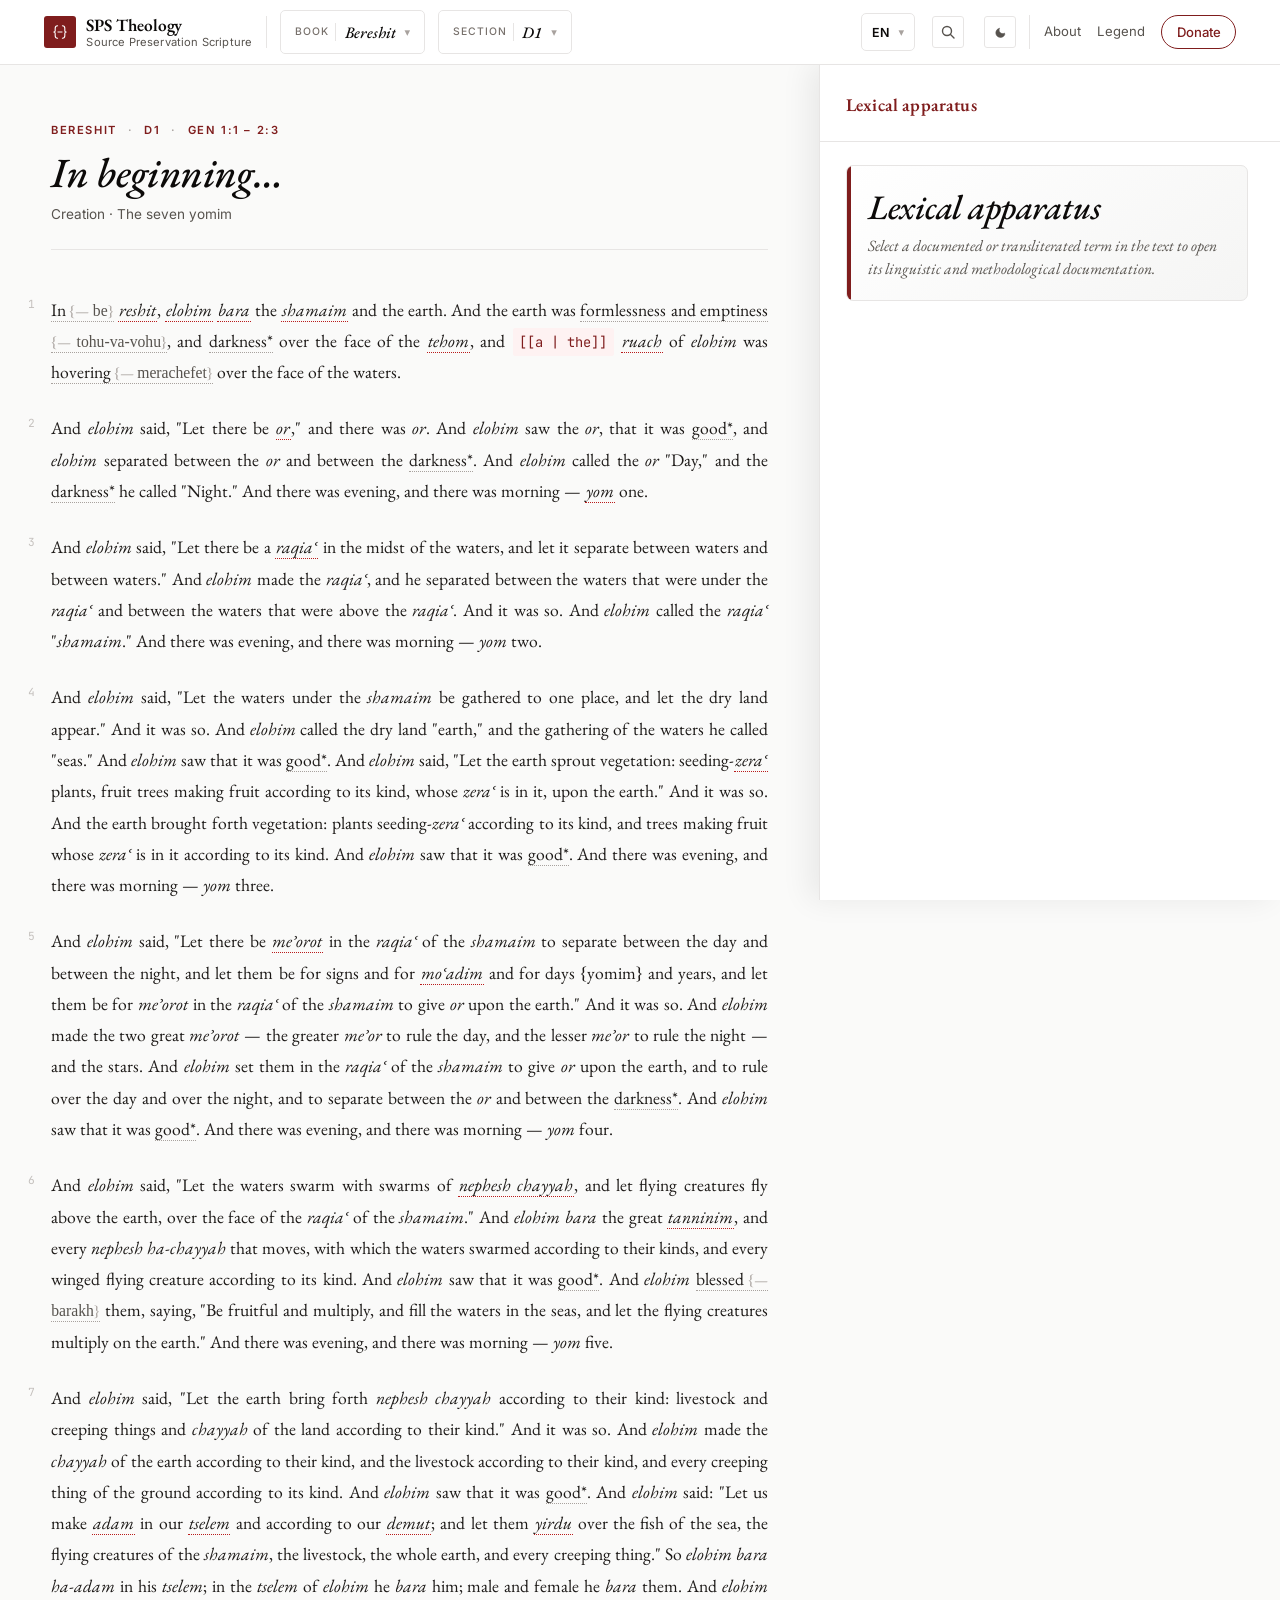
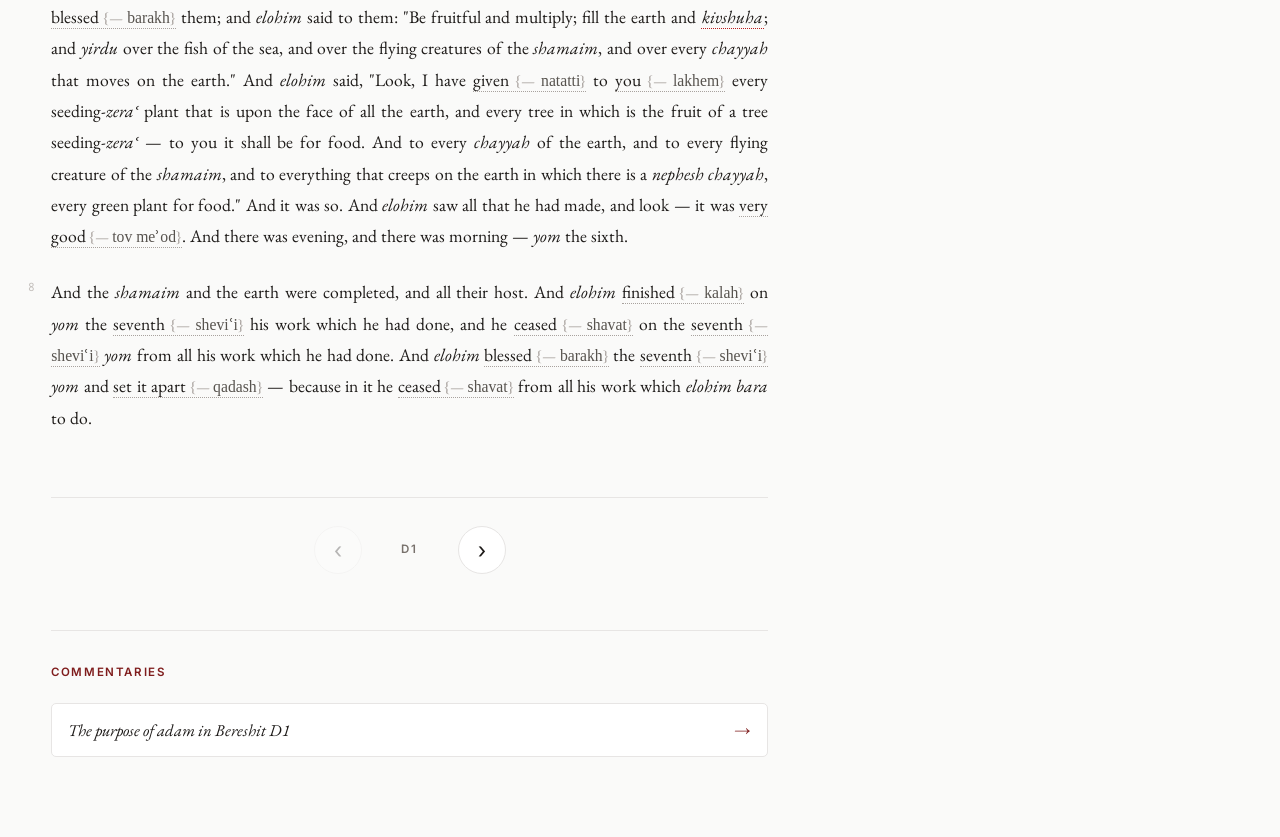
<file: index.html>
<!DOCTYPE html>
<html lang="en">

<head>
  <meta charset="UTF-8">
  <meta name="viewport" content="width=device-width, initial-scale=1.0">
  <title>SPS Theology · Source Preservation Scripture Theology</title>
  <meta name="description"
    content="A rule-governed reference translation of the Hebrew Bible and New Testament. Source Preservation Scripture Theology.">

  <!-- Favicon (the {—} brand mark) -->
  <link rel="icon" type="image/svg+xml" href="favicon.svg">

  <!-- Web fonts -->
  <link rel="preconnect" href="https://fonts.googleapis.com">
  <link rel="preconnect" href="https://fonts.gstatic.com" crossorigin>
  <link
    href="https://fonts.googleapis.com/css2?family=EB+Garamond:ital,wght@0,400;0,500;0,600;0,700;1,400;1,500&family=Inter:wght@400;500;600&family=JetBrains+Mono:wght@400;500&display=swap"
    rel="stylesheet">

  <!-- Styles -->
  <link rel="stylesheet" href="css/styles.css">

  <!-- Theme bootstrap — applied before <body> renders to prevent flash -->
  <script>(function(){try{var t=localStorage.getItem('sps:theme');if(t!=='light'&&t!=='dark'&&t!=='warm'){t='light';}document.documentElement.setAttribute('data-theme',t);}catch(e){}})();</script>
</head>

<body>

  <!-- ========== TOP NAVIGATION ========== -->
  <nav class="topnav" id="topnav">
    <div class="topnav-inner">

      <!-- Brand -->
      <a class="nav-brand" href="#" onclick="event.preventDefault();">
        <span class="nav-brand-logo" aria-hidden="true">
          <svg viewBox="0 0 32 32" xmlns="http://www.w3.org/2000/svg" focusable="false">
            <!-- Left brace -->
            <path d="M 12.5 7
                   C 9.8 7 9.0 8.2 9.0 10.5
                   L 9.0 14
                   C 9.0 15.4 8.4 16 7.0 16
                   C 8.4 16 9.0 16.6 9.0 18
                   L 9.0 21.5
                   C 9.0 23.8 9.8 25 12.5 25" fill="none" stroke="currentColor" stroke-width="1.6"
              stroke-linecap="round" stroke-linejoin="round" />
            <!-- Em-dash -->
            <line x1="13" y1="16" x2="19" y2="16" stroke="currentColor" stroke-width="1.4" stroke-linecap="round" />
            <!-- Right brace -->
            <path d="M 19.5 7
                   C 22.2 7 23.0 8.2 23.0 10.5
                   L 23.0 14
                   C 23.0 15.4 23.6 16 25.0 16
                   C 23.6 16 23.0 16.6 23.0 18
                   L 23.0 21.5
                   C 23.0 23.8 22.2 25 19.5 25" fill="none" stroke="currentColor" stroke-width="1.6"
              stroke-linecap="round" stroke-linejoin="round" />
          </svg>
        </span>
        <span class="nav-brand-text">
          <span class="nav-brand-name">SPS Theology</span>
          <span class="nav-brand-mark" data-i18n="brand_tagline">Source Preservation Scripture</span>
        </span>
      </a>

      <!-- Book selector -->
      <div class="selector-wrap" id="book-selector-wrap">
        <button class="selector-btn" id="book-selector-btn" type="button" aria-haspopup="listbox" aria-expanded="false">
          <span class="selector-btn-eyebrow" data-i18n="selector_book">Book</span>
          <span class="selector-btn-value" id="book-selector-value">—</span>
          <span class="selector-btn-arrow" aria-hidden="true">▾</span>
        </button>
        <div class="selector-dropdown" id="book-selector-dropdown" role="listbox">
          <div class="dropdown-header" data-i18n="dropdown_select_book">Select a book</div>
          <ul class="dropdown-list" id="book-list"></ul>
        </div>
      </div>

      <!-- Chapter (toledot) selector -->
      <div class="selector-wrap" id="chapter-selector-wrap">
        <button class="selector-btn" id="chapter-selector-btn" type="button" aria-haspopup="listbox"
          aria-expanded="false">
          <span class="selector-btn-eyebrow" data-i18n="selector_chapter">Section</span>
          <span class="selector-btn-value" id="chapter-selector-value">—</span>
          <span class="selector-btn-arrow" aria-hidden="true">▾</span>
        </button>
        <div class="selector-dropdown selector-dropdown-wide" id="chapter-selector-dropdown" role="listbox">
          <div class="dropdown-header" id="chapter-dropdown-header">—</div>
          <ul class="dropdown-list" id="chapter-list"></ul>
        </div>
      </div>

      <!-- Spacer -->
      <div class="nav-spacer"></div>

      <!-- Language selector -->
      <div class="selector-wrap selector-compact" id="lang-selector-wrap">
        <button class="selector-btn selector-btn-mini" id="lang-selector-btn" type="button" aria-haspopup="listbox"
          aria-expanded="false">
          <span class="selector-btn-value" id="lang-selector-value">EN</span>
          <span class="selector-btn-arrow" aria-hidden="true">▾</span>
        </button>
        <div class="selector-dropdown selector-dropdown-mini" id="lang-selector-dropdown" role="listbox">
          <ul class="dropdown-list" id="lang-list"></ul>
        </div>
      </div>

      <!-- Add this inside .topnav-inner, between the language selector and the theme toggle -->
      <button id="search-toggle" class="search-toggle" type="button" aria-label="Search">
        <svg viewBox="0 0 16 16" xmlns="http://www.w3.org/2000/svg" aria-hidden="true" focusable="false">
          <circle cx="7" cy="7" r="4.5" fill="none" stroke="currentColor" stroke-width="1.4" />
          <line x1="10.5" y1="10.5" x2="14" y2="14" stroke="currentColor" stroke-width="1.4" stroke-linecap="round" />
        </svg>
      </button>

      <!-- Quick links -->
      <button id="theme-toggle" class="theme-toggle" type="button" aria-label="Toggle theme">
        <!-- Light icon (shown in dark mode — clicking goes to warm) -->
        <svg class="icon-light" viewBox="0 0 16 16" xmlns="http://www.w3.org/2000/svg" aria-hidden="true"
          focusable="false">
          <circle cx="8" cy="8" r="3" fill="currentColor" />
          <g stroke="currentColor" stroke-width="1.4" stroke-linecap="round">
            <line x1="8" y1="1.5" x2="8" y2="3" />
            <line x1="8" y1="13" x2="8" y2="14.5" />
            <line x1="1.5" y1="8" x2="3" y2="8" />
            <line x1="13" y1="8" x2="14.5" y2="8" />
            <line x1="3.4" y1="3.4" x2="4.4" y2="4.4" />
            <line x1="11.6" y1="11.6" x2="12.6" y2="12.6" />
            <line x1="3.4" y1="12.6" x2="4.4" y2="11.6" />
            <line x1="11.6" y1="4.4" x2="12.6" y2="3.4" />
          </g>
        </svg>
        <!-- Dark icon (shown in light mode — clicking goes to dark) -->
        <svg class="icon-dark" viewBox="0 0 16 16" xmlns="http://www.w3.org/2000/svg" aria-hidden="true"
          focusable="false">
          <path
            d="M 12.5 9 C 12.0 9.4 11.4 9.6 10.7 9.6 C 8.7 9.6 7.1 8.0 7.1 6.0 C 7.1 5.3 7.3 4.7 7.7 4.2 C 5.5 4.6 3.8 6.5 3.8 8.8 C 3.8 11.4 5.9 13.5 8.5 13.5 C 10.5 13.5 12.2 12.2 12.8 10.4 C 12.7 9.9 12.6 9.4 12.5 9 Z"
            fill="currentColor" stroke="currentColor" stroke-width="0.5" stroke-linejoin="round" />
        </svg>
        <!-- Warm icon (shown in dark mode — clicking goes to light) -->
        <svg class="icon-warm" viewBox="0 0 16 16" xmlns="http://www.w3.org/2000/svg" aria-hidden="true"
          focusable="false">
          <circle cx="8" cy="8" r="5" fill="currentColor" opacity="0.5" />
          <circle cx="8" cy="8" r="3" fill="currentColor" />
        </svg>
      </button>
      <div class="nav-links">
        <a class="nav-link" href="about.html" data-i18n="nav_about">About</a>
        <a class="nav-link" href="legend.html" data-i18n="nav_legend">Legend</a>
        <a class="nav-link-support" href="https://ko-fi.com/spstheology" target="_blank" rel="noopener" title="Support this project">Donate</a>
      </div>
    </div>
  </nav>

  <!-- ========== MAIN CONTENT ========== -->
  <main class="main" id="main" role="main">
    <!-- Section content rendered by reader.js -->
  </main>

  <!-- ========== SIDE PANEL ========== -->
  <div class="panel-overlay" id="panel-overlay" onclick="SPS.ui.closePanel()"></div>
  <aside class="panel" id="panel" role="dialog" aria-modal="true" aria-labelledby="panel-title" aria-hidden="true" tabindex="-1">
    <header class="panel-head">
      <div class="panel-head-copy">
        <span class="panel-eyebrow" id="panel-eyebrow"></span>
        <span class="panel-head-title" id="panel-title">Lexical apparatus</span>
      </div>
      <button class="panel-close" type="button" onclick="SPS.ui.closePanel()" aria-label="Close apparatus">
        <svg class="panel-close-icon" viewBox="0 0 24 24" aria-hidden="true" focusable="false">
          <path d="M6.5 6.5L17.5 17.5M17.5 6.5L6.5 17.5" />
        </svg>
      </button>
    </header>
    <div class="panel-body" id="panel-body">
      <article class="panel-entry panel-empty-state">
        <header class="panel-entry-hero">
          <div class="panel-term"><span>Lexical apparatus</span></div>
          <div class="panel-meta"><span class="panel-meta-gloss">Select a documented or transliterated term in the text to open its linguistic and methodological documentation.</span></div>
        </header>
      </article>
    </div>
  </aside>

  <!-- Search overlay -->
  <div class="search-overlay" id="search-overlay">
    <div class="search-modal">
      <div class="search-input-wrap">
        <svg class="search-input-icon" viewBox="0 0 16 16" aria-hidden="true">
          <circle cx="7" cy="7" r="4.5" fill="none" stroke="currentColor" stroke-width="1.4" />
          <line x1="10.5" y1="10.5" x2="14" y2="14" stroke="currentColor" stroke-width="1.4" stroke-linecap="round" />
        </svg>
        <input type="text" id="search-input" class="search-input" placeholder="Search terms, passages, commentaries…"
          autocomplete="off">
        <button class="search-close" id="search-close" type="button" aria-label="Close search">×</button>
      </div>
      <div class="search-results" id="search-results"></div>
      <div class="search-empty" id="search-empty">Type to search across all books.</div>
    </div>
  </div>

  <!-- ========== JS modules ========== -->
  <!-- Order matters: namespace → i18n → books registry → individual books → reader → ui → app -->
  <script src="js/app.js"></script>
  <script src="js/i18n.js"></script>
  <script src="js/books.js"></script>
  <script src="js/books/bereshit.js"></script>
  <script src="js/books/ioanes.js"></script>
  <!-- Future books load here:
<script src="js/books/shemot.js"></script>
-->
  <script src="js/reader.js"></script>
  <script src="js/ui.js"></script>
  <script src="js/search.js"></script>
  <script>
    // Boot once everything is loaded
    document.addEventListener('DOMContentLoaded', () => SPS.app.init());
  </script>
</body>

</html>
</file>
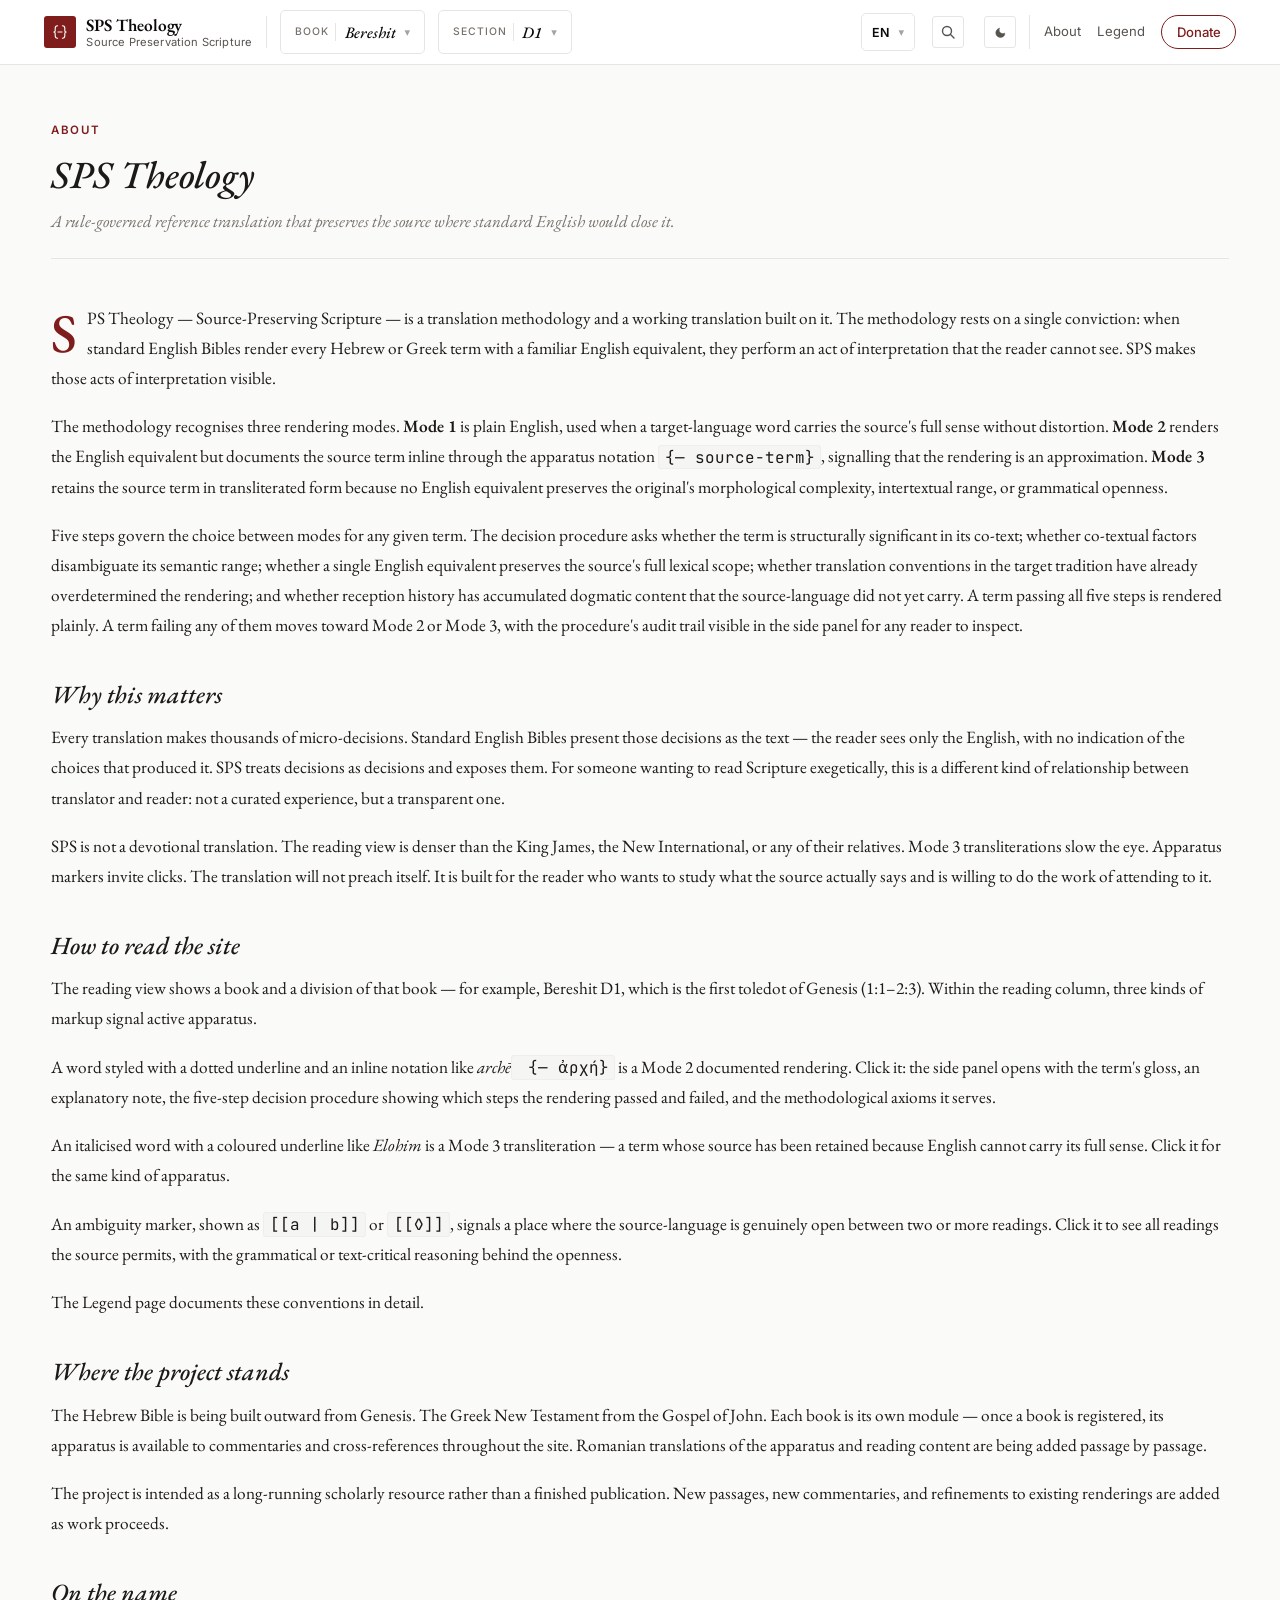
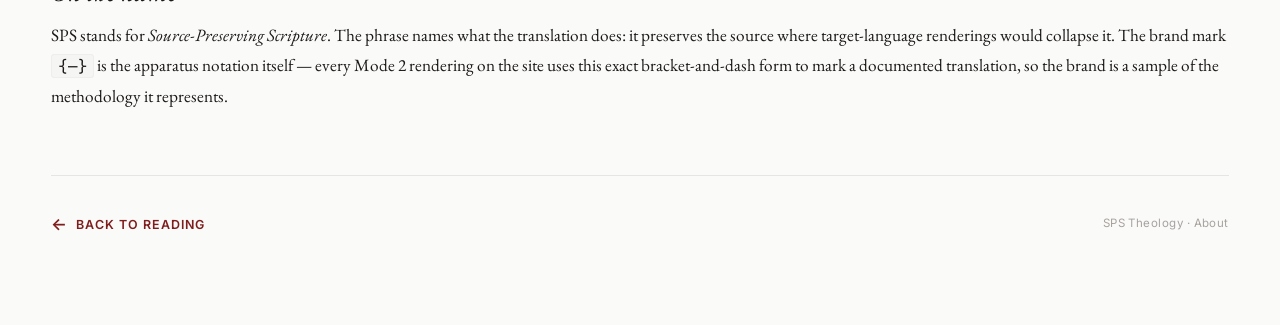
<file: about.html>
<!DOCTYPE html>
<html lang="en">

<head>
  <meta charset="UTF-8">
  <meta name="viewport" content="width=device-width, initial-scale=1.0">
  <title>About · SPS Theology</title>
  <meta name="description"
    content="About SPS Theology — Source-Preserving Scripture. Methodology, axioms, and how to read the apparatus.">

  <link rel="icon" type="image/svg+xml" href="favicon.svg">

  <link rel="preconnect" href="https://fonts.googleapis.com">
  <link rel="preconnect" href="https://fonts.gstatic.com" crossorigin>
  <link
    href="https://fonts.googleapis.com/css2?family=EB+Garamond:ital,wght@0,400;0,500;0,600;0,700;1,400;1,500&family=Inter:wght@400;500;600&family=JetBrains+Mono:wght@400;500&display=swap"
    rel="stylesheet">

  <link rel="stylesheet" href="css/styles.css">

  <!-- Theme bootstrap — applied before <body> renders to prevent flash -->
  <script>(function(){try{var t=localStorage.getItem('sps:theme');if(t!=='light'&&t!=='dark'&&t!=='warm'){t='light';}document.documentElement.setAttribute('data-theme',t);}catch(e){}})();</script>

</head>

<body data-page-type="about">

  <nav class="topnav" id="topnav">
    <div class="topnav-inner">

      <!-- Brand -->
      <a class="nav-brand" href="#" onclick="event.preventDefault();">
        <span class="nav-brand-logo" aria-hidden="true">
          <svg viewBox="0 0 32 32" xmlns="http://www.w3.org/2000/svg" focusable="false">
            <!-- Left brace -->
            <path d="M 12.5 7
                   C 9.8 7 9.0 8.2 9.0 10.5
                   L 9.0 14
                   C 9.0 15.4 8.4 16 7.0 16
                   C 8.4 16 9.0 16.6 9.0 18
                   L 9.0 21.5
                   C 9.0 23.8 9.8 25 12.5 25" fill="none" stroke="currentColor" stroke-width="1.6"
              stroke-linecap="round" stroke-linejoin="round" />
            <!-- Em-dash -->
            <line x1="13" y1="16" x2="19" y2="16" stroke="currentColor" stroke-width="1.4" stroke-linecap="round" />
            <!-- Right brace -->
            <path d="M 19.5 7
                   C 22.2 7 23.0 8.2 23.0 10.5
                   L 23.0 14
                   C 23.0 15.4 23.6 16 25.0 16
                   C 23.6 16 23.0 16.6 23.0 18
                   L 23.0 21.5
                   C 23.0 23.8 22.2 25 19.5 25" fill="none" stroke="currentColor" stroke-width="1.6"
              stroke-linecap="round" stroke-linejoin="round" />
          </svg>
        </span>
        <span class="nav-brand-text">
          <span class="nav-brand-name">SPS Theology</span>
          <span class="nav-brand-mark" data-i18n="brand_tagline">Source Preservation Scripture</span>
        </span>
      </a>

      <!-- Book selector -->
      <div class="selector-wrap" id="book-selector-wrap">
        <button class="selector-btn" id="book-selector-btn" type="button" aria-haspopup="listbox" aria-expanded="false">
          <span class="selector-btn-eyebrow" data-i18n="selector_book">Book</span>
          <span class="selector-btn-value" id="book-selector-value">—</span>
          <span class="selector-btn-arrow" aria-hidden="true">▾</span>
        </button>
        <div class="selector-dropdown" id="book-selector-dropdown" role="listbox">
          <div class="dropdown-header" data-i18n="dropdown_select_book">Select a book</div>
          <ul class="dropdown-list" id="book-list"></ul>
        </div>
      </div>

      <!-- Chapter (toledot) selector -->
      <div class="selector-wrap" id="chapter-selector-wrap">
        <button class="selector-btn" id="chapter-selector-btn" type="button" aria-haspopup="listbox"
          aria-expanded="false">
          <span class="selector-btn-eyebrow" data-i18n="selector_chapter">Section</span>
          <span class="selector-btn-value" id="chapter-selector-value">—</span>
          <span class="selector-btn-arrow" aria-hidden="true">▾</span>
        </button>
        <div class="selector-dropdown selector-dropdown-wide" id="chapter-selector-dropdown" role="listbox">
          <div class="dropdown-header" id="chapter-dropdown-header">—</div>
          <ul class="dropdown-list" id="chapter-list"></ul>
        </div>
      </div>

      <!-- Spacer -->
      <div class="nav-spacer"></div>

      <!-- Language selector -->
      <div class="selector-wrap selector-compact" id="lang-selector-wrap">
        <button class="selector-btn selector-btn-mini" id="lang-selector-btn" type="button" aria-haspopup="listbox"
          aria-expanded="false">
          <span class="selector-btn-value" id="lang-selector-value">EN</span>
          <span class="selector-btn-arrow" aria-hidden="true">▾</span>
        </button>
        <div class="selector-dropdown selector-dropdown-mini" id="lang-selector-dropdown" role="listbox">
          <ul class="dropdown-list" id="lang-list"></ul>
        </div>
      </div>

      <!-- Add this inside .topnav-inner, between the language selector and the theme toggle -->
      <button id="search-toggle" class="search-toggle" type="button" aria-label="Search">
        <svg viewBox="0 0 16 16" xmlns="http://www.w3.org/2000/svg" aria-hidden="true" focusable="false">
          <circle cx="7" cy="7" r="4.5" fill="none" stroke="currentColor" stroke-width="1.4" />
          <line x1="10.5" y1="10.5" x2="14" y2="14" stroke="currentColor" stroke-width="1.4" stroke-linecap="round" />
        </svg>
      </button>

      <!-- Quick links -->
      <button id="theme-toggle" class="theme-toggle" type="button" aria-label="Toggle theme">
        <!-- Light icon (shown in dark mode — clicking goes to warm) -->
        <svg class="icon-light" viewBox="0 0 16 16" xmlns="http://www.w3.org/2000/svg" aria-hidden="true"
          focusable="false">
          <circle cx="8" cy="8" r="3" fill="currentColor" />
          <g stroke="currentColor" stroke-width="1.4" stroke-linecap="round">
            <line x1="8" y1="1.5" x2="8" y2="3" />
            <line x1="8" y1="13" x2="8" y2="14.5" />
            <line x1="1.5" y1="8" x2="3" y2="8" />
            <line x1="13" y1="8" x2="14.5" y2="8" />
            <line x1="3.4" y1="3.4" x2="4.4" y2="4.4" />
            <line x1="11.6" y1="11.6" x2="12.6" y2="12.6" />
            <line x1="3.4" y1="12.6" x2="4.4" y2="11.6" />
            <line x1="11.6" y1="4.4" x2="12.6" y2="3.4" />
          </g>
        </svg>
        <!-- Dark icon (shown in light mode — clicking goes to dark) -->
        <svg class="icon-dark" viewBox="0 0 16 16" xmlns="http://www.w3.org/2000/svg" aria-hidden="true"
          focusable="false">
          <path
            d="M 12.5 9 C 12.0 9.4 11.4 9.6 10.7 9.6 C 8.7 9.6 7.1 8.0 7.1 6.0 C 7.1 5.3 7.3 4.7 7.7 4.2 C 5.5 4.6 3.8 6.5 3.8 8.8 C 3.8 11.4 5.9 13.5 8.5 13.5 C 10.5 13.5 12.2 12.2 12.8 10.4 C 12.7 9.9 12.6 9.4 12.5 9 Z"
            fill="currentColor" stroke="currentColor" stroke-width="0.5" stroke-linejoin="round" />
        </svg>
        <!-- Warm icon (shown in dark mode — clicking goes to light) -->
        <svg class="icon-warm" viewBox="0 0 16 16" xmlns="http://www.w3.org/2000/svg" aria-hidden="true"
          focusable="false">
          <circle cx="8" cy="8" r="5" fill="currentColor" opacity="0.5" />
          <circle cx="8" cy="8" r="3" fill="currentColor" />
        </svg>
      </button>
      <div class="nav-links">
        <a class="nav-link" href="about.html" data-i18n="nav_about">About</a>
        <a class="nav-link" href="legend.html" data-i18n="nav_legend">Legend</a>
        <a class="nav-link-support" href="https://ko-fi.com/spstheology" target="_blank" rel="noopener" title="Support this project">Donate</a>
      </div>
    </div>
  </nav>

  <!-- ========== MAIN CONTENT ========== -->
  <main class="main" id="main" role="main">

    <header class="page-header">
      <div class="page-eyebrow">
        <span data-i18n="page_about_eyebrow">About</span>
      </div>
      <h1 class="page-title">SPS Theology</h1>
      <p class="page-sub">A rule-governed reference translation that preserves the source where standard English would
        close it.</p>
    </header>

    <article class="page-body">

      <p class="page-body-lead">SPS Theology — Source-Preserving Scripture — is a translation methodology and a working
        translation built on it. The methodology rests on a single conviction: when standard English Bibles render every
        Hebrew or Greek term with a familiar English equivalent, they perform an act of interpretation that the reader
        cannot see. SPS makes those acts of interpretation visible.</p>

      <p>The methodology recognises three rendering modes. <strong>Mode 1</strong> is plain English, used when a
        target-language word carries the source's full sense without distortion. <strong>Mode 2</strong> renders the
        English equivalent but documents the source term inline through the apparatus notation
        <code>{— source-term}</code>, signalling that the rendering is an approximation. <strong>Mode 3</strong> retains
        the source term in transliterated form because no English equivalent preserves the original's morphological
        complexity, intertextual range, or grammatical openness.</p>

      <p>Five steps govern the choice between modes for any given term. The decision procedure asks whether the term is
        structurally significant in its co-text; whether co-textual factors disambiguate its semantic range; whether a
        single English equivalent preserves the source's full lexical scope; whether translation conventions in the
        target tradition have already overdetermined the rendering; and whether reception history has accumulated
        dogmatic content that the source-language did not yet carry. A term passing all five steps is rendered plainly.
        A term failing any of them moves toward Mode 2 or Mode 3, with the procedure's audit trail visible in the side
        panel for any reader to inspect.</p>

      <h2>Why this matters</h2>

      <p>Every translation makes thousands of micro-decisions. Standard English Bibles present those decisions as the
        text — the reader sees only the English, with no indication of the choices that produced it. SPS treats
        decisions as decisions and exposes them. For someone wanting to read Scripture exegetically, this is a different
        kind of relationship between translator and reader: not a curated experience, but a transparent one.</p>

      <p>SPS is not a devotional translation. The reading view is denser than the King James, the New International, or
        any of their relatives. Mode 3 transliterations slow the eye. Apparatus markers invite clicks. The translation
        will not preach itself. It is built for the reader who wants to study what the source actually says and is
        willing to do the work of attending to it.</p>

      <h2>How to read the site</h2>

      <p>The reading view shows a book and a division of that book — for example, Bereshit D1, which is the first
        toledot of Genesis (1:1–2:3). Within the reading column, three kinds of markup signal active apparatus.</p>

      <p>A word styled with a dotted underline and an inline notation like <em>archē</em><code>&nbsp;{— ἀρχή}</code> is
        a Mode 2 documented rendering. Click it: the side panel opens with the term's gloss, an explanatory note, the
        five-step decision procedure showing which steps the rendering passed and failed, and the methodological axioms
        it serves.</p>

      <p>An italicised word with a coloured underline like <em>Elohim</em> is a Mode 3 transliteration — a term whose
        source has been retained because English cannot carry its full sense. Click it for the same kind of apparatus.
      </p>

      <p>An ambiguity marker, shown as <code>[[a | b]]</code> or <code>[[◊]]</code>, signals a place where the
        source-language is genuinely open between two or more readings. Click it to see all readings the source permits,
        with the grammatical or text-critical reasoning behind the openness.</p>

      <p>The Legend page documents these conventions in detail.</p>

      <h2>Where the project stands</h2>

      <p>The Hebrew Bible is being built outward from Genesis. The Greek New Testament from the Gospel of John. Each
        book is its own module — once a book is registered, its apparatus is available to commentaries and
        cross-references throughout the site. Romanian translations of the apparatus and reading content are being added
        passage by passage.</p>

      <p>The project is intended as a long-running scholarly resource rather than a finished publication. New passages,
        new commentaries, and refinements to existing renderings are added as work proceeds.</p>

      <h2>On the name</h2>

      <p>SPS stands for <em>Source-Preserving Scripture</em>. The phrase names what the translation does: it preserves
        the source where target-language renderings would collapse it. The brand mark <code>{—}</code> is the apparatus
        notation itself — every Mode 2 rendering on the site uses this exact bracket-and-dash form to mark a documented
        translation, so the brand is a sample of the methodology it represents.</p>

    </article>

    <footer class="page-footer">
      <a class="page-back-link" href="index.html">
        <span class="page-back-link-arrow">←</span>
        <span data-i18n="back_to_reading">Back to reading</span>
      </a>
      <span class="page-footer-meta">SPS Theology · About</span>
    </footer>

  </main>

<!-- Search overlay -->
<div class="search-overlay" id="search-overlay">
  <div class="search-modal">
    <div class="search-input-wrap">
      <svg class="search-input-icon" viewBox="0 0 16 16" aria-hidden="true">
        <circle cx="7" cy="7" r="4.5" fill="none" stroke="currentColor" stroke-width="1.4"/>
        <line x1="10.5" y1="10.5" x2="14" y2="14" stroke="currentColor" stroke-width="1.4" stroke-linecap="round"/>
      </svg>
      <input type="text" id="search-input" class="search-input" placeholder="Search terms, passages, commentaries…" autocomplete="off">
      <button class="search-close" id="search-close" type="button" aria-label="Close search">×</button>
    </div>
    <div class="search-results" id="search-results"></div>
    <div class="search-empty" id="search-empty">Type to search across all books.</div>
  </div>
</div>

  <!-- ========== JS modules ========== -->
  <script src="js/app.js"></script>
  <script src="js/i18n.js"></script>
  <script src="js/books.js"></script>
  <script src="js/books/bereshit.js"></script>
  <script src="js/books/ioanes.js"></script>
  <script src="js/ui.js"></script>
  <script src="js/search.js"></script>
  <script src="js/page.js"></script>
</body>

</html>
</file>
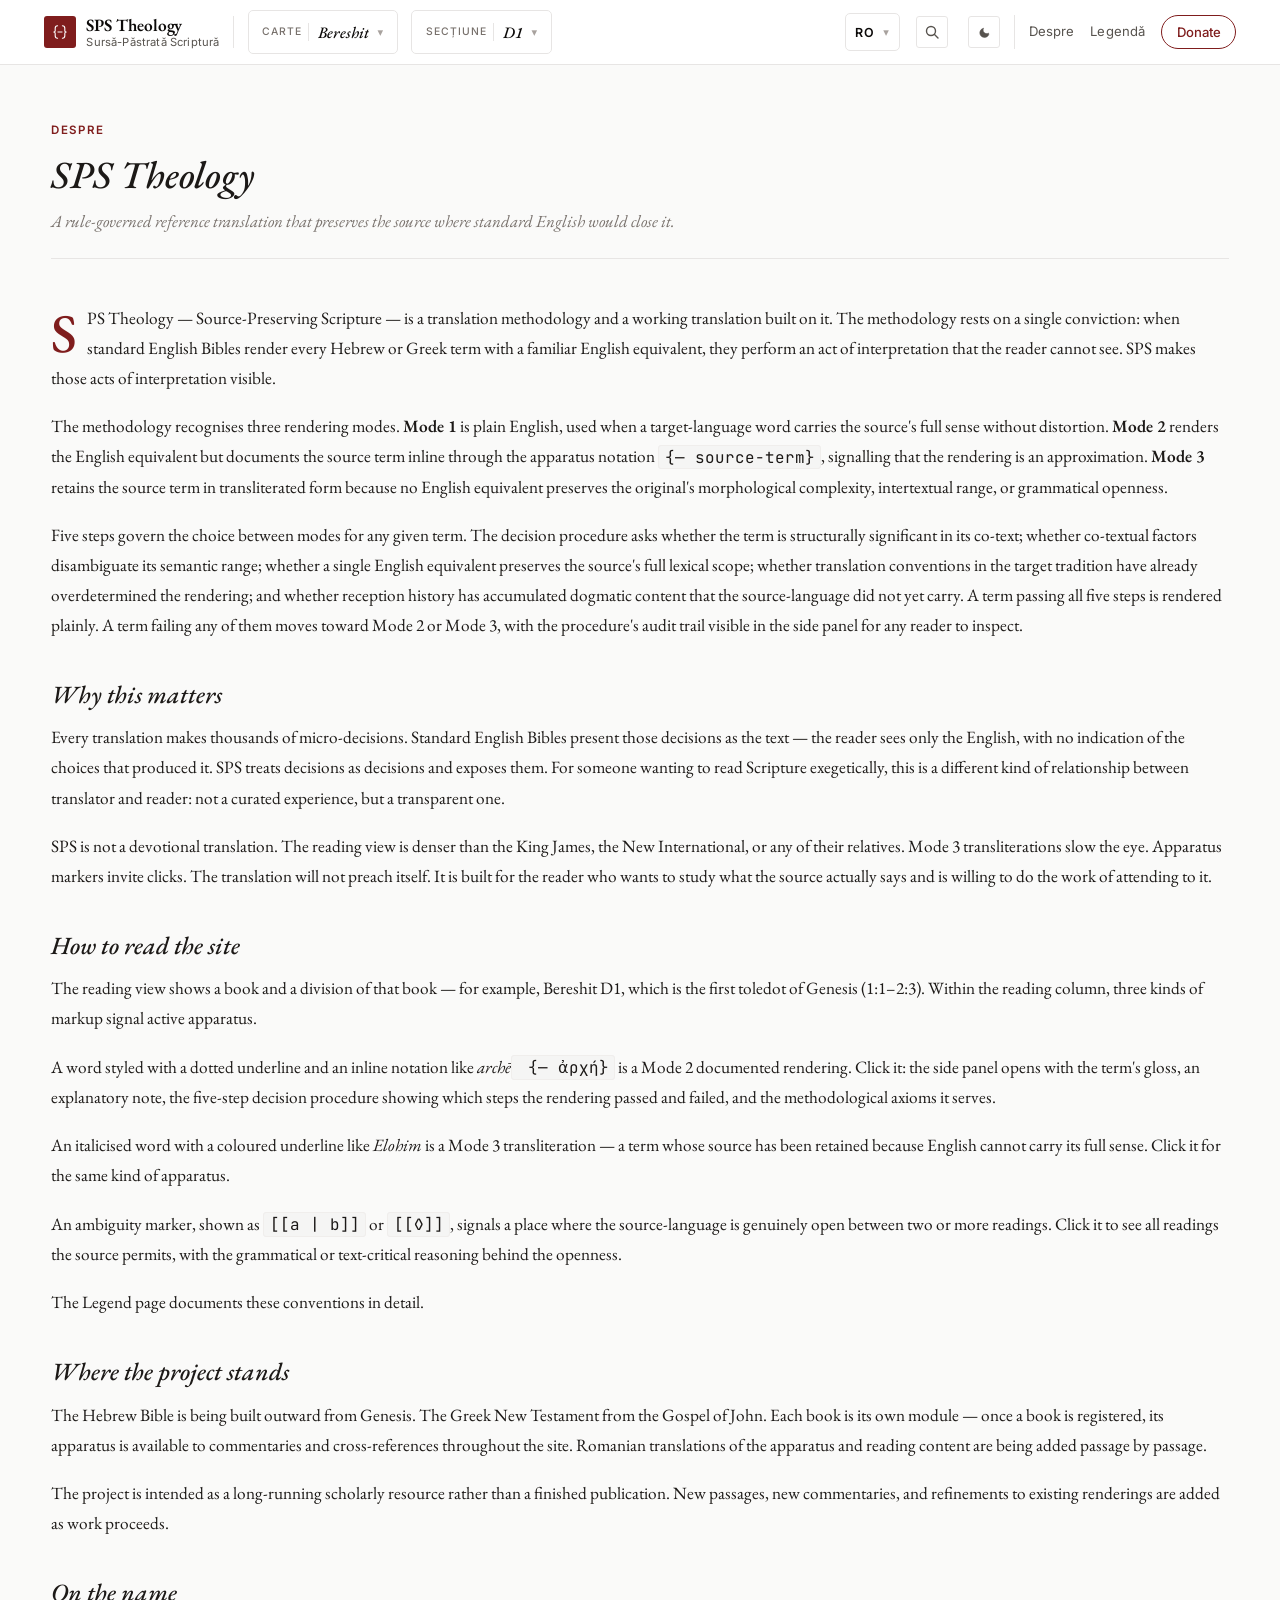
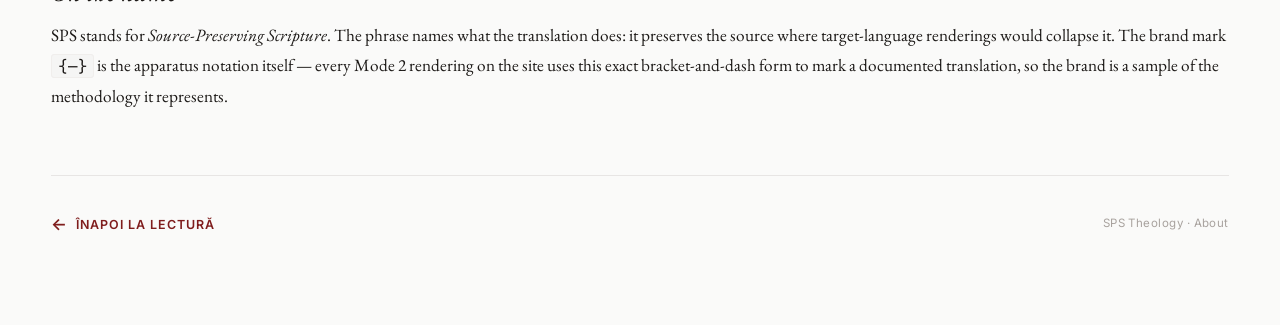
<file: about.ro.html>
<!DOCTYPE html>
<html lang="ro">

<head>
  <meta charset="UTF-8">
  <meta name="viewport" content="width=device-width, initial-scale=1.0">
  <title>About · SPS Theology · RO</title>
  <meta name="description"
    content="About SPS Theology — Source-Preserving Scripture. Methodology, axioms, and how to read the apparatus.">

  <link rel="icon" type="image/svg+xml" href="favicon.svg">

  <link rel="preconnect" href="https://fonts.googleapis.com">
  <link rel="preconnect" href="https://fonts.gstatic.com" crossorigin>
  <link
    href="https://fonts.googleapis.com/css2?family=EB+Garamond:ital,wght@0,400;0,500;0,600;0,700;1,400;1,500&family=Inter:wght@400;500;600&family=JetBrains+Mono:wght@400;500&display=swap"
    rel="stylesheet">

  <link rel="stylesheet" href="css/styles.css">

  <!-- Theme bootstrap — applied before <body> renders to prevent flash -->
  <script>(function(){try{var t=localStorage.getItem('sps:theme');if(t!=='light'&&t!=='dark'&&t!=='warm'){t='light';}document.documentElement.setAttribute('data-theme',t);}catch(e){}})();</script>

</head>

<body data-page-type="about">

  <!-- ========== TOP NAVIGATION (shared with reading view) ========== -->

  <nav class="topnav" id="topnav">
    <div class="topnav-inner">

      <!-- Brand -->
      <a class="nav-brand" href="#" onclick="event.preventDefault();">
        <span class="nav-brand-logo" aria-hidden="true">
          <svg viewBox="0 0 32 32" xmlns="http://www.w3.org/2000/svg" focusable="false">
            <!-- Left brace -->
            <path d="M 12.5 7
                   C 9.8 7 9.0 8.2 9.0 10.5
                   L 9.0 14
                   C 9.0 15.4 8.4 16 7.0 16
                   C 8.4 16 9.0 16.6 9.0 18
                   L 9.0 21.5
                   C 9.0 23.8 9.8 25 12.5 25" fill="none" stroke="currentColor" stroke-width="1.6"
              stroke-linecap="round" stroke-linejoin="round" />
            <!-- Em-dash -->
            <line x1="13" y1="16" x2="19" y2="16" stroke="currentColor" stroke-width="1.4" stroke-linecap="round" />
            <!-- Right brace -->
            <path d="M 19.5 7
                   C 22.2 7 23.0 8.2 23.0 10.5
                   L 23.0 14
                   C 23.0 15.4 23.6 16 25.0 16
                   C 23.6 16 23.0 16.6 23.0 18
                   L 23.0 21.5
                   C 23.0 23.8 22.2 25 19.5 25" fill="none" stroke="currentColor" stroke-width="1.6"
              stroke-linecap="round" stroke-linejoin="round" />
          </svg>
        </span>
        <span class="nav-brand-text">
          <span class="nav-brand-name">SPS Theology</span>
          <span class="nav-brand-mark" data-i18n="brand_tagline">Source Preservation Scripture</span>
        </span>
      </a>

      <!-- Book selector -->
      <div class="selector-wrap" id="book-selector-wrap">
        <button class="selector-btn" id="book-selector-btn" type="button" aria-haspopup="listbox" aria-expanded="false">
          <span class="selector-btn-eyebrow" data-i18n="selector_book">Book</span>
          <span class="selector-btn-value" id="book-selector-value">—</span>
          <span class="selector-btn-arrow" aria-hidden="true">▾</span>
        </button>
        <div class="selector-dropdown" id="book-selector-dropdown" role="listbox">
          <div class="dropdown-header" data-i18n="dropdown_select_book">Select a book</div>
          <ul class="dropdown-list" id="book-list"></ul>
        </div>
      </div>

      <!-- Chapter (toledot) selector -->
      <div class="selector-wrap" id="chapter-selector-wrap">
        <button class="selector-btn" id="chapter-selector-btn" type="button" aria-haspopup="listbox"
          aria-expanded="false">
          <span class="selector-btn-eyebrow" data-i18n="selector_chapter">Section</span>
          <span class="selector-btn-value" id="chapter-selector-value">—</span>
          <span class="selector-btn-arrow" aria-hidden="true">▾</span>
        </button>
        <div class="selector-dropdown selector-dropdown-wide" id="chapter-selector-dropdown" role="listbox">
          <div class="dropdown-header" id="chapter-dropdown-header">—</div>
          <ul class="dropdown-list" id="chapter-list"></ul>
        </div>
      </div>

      <!-- Spacer -->
      <div class="nav-spacer"></div>

      <!-- Language selector -->
      <div class="selector-wrap selector-compact" id="lang-selector-wrap">
        <button class="selector-btn selector-btn-mini" id="lang-selector-btn" type="button" aria-haspopup="listbox"
          aria-expanded="false">
          <span class="selector-btn-value" id="lang-selector-value">EN</span>
          <span class="selector-btn-arrow" aria-hidden="true">▾</span>
        </button>
        <div class="selector-dropdown selector-dropdown-mini" id="lang-selector-dropdown" role="listbox">
          <ul class="dropdown-list" id="lang-list"></ul>
        </div>
      </div>

      <!-- Add this inside .topnav-inner, between the language selector and the theme toggle -->
      <button id="search-toggle" class="search-toggle" type="button" aria-label="Search">
        <svg viewBox="0 0 16 16" xmlns="http://www.w3.org/2000/svg" aria-hidden="true" focusable="false">
          <circle cx="7" cy="7" r="4.5" fill="none" stroke="currentColor" stroke-width="1.4" />
          <line x1="10.5" y1="10.5" x2="14" y2="14" stroke="currentColor" stroke-width="1.4" stroke-linecap="round" />
        </svg>
      </button>

      <!-- Quick links -->
      <button id="theme-toggle" class="theme-toggle" type="button" aria-label="Toggle theme">
        <!-- Light icon (shown in dark mode — clicking goes to warm) -->
        <svg class="icon-light" viewBox="0 0 16 16" xmlns="http://www.w3.org/2000/svg" aria-hidden="true"
          focusable="false">
          <circle cx="8" cy="8" r="3" fill="currentColor" />
          <g stroke="currentColor" stroke-width="1.4" stroke-linecap="round">
            <line x1="8" y1="1.5" x2="8" y2="3" />
            <line x1="8" y1="13" x2="8" y2="14.5" />
            <line x1="1.5" y1="8" x2="3" y2="8" />
            <line x1="13" y1="8" x2="14.5" y2="8" />
            <line x1="3.4" y1="3.4" x2="4.4" y2="4.4" />
            <line x1="11.6" y1="11.6" x2="12.6" y2="12.6" />
            <line x1="3.4" y1="12.6" x2="4.4" y2="11.6" />
            <line x1="11.6" y1="4.4" x2="12.6" y2="3.4" />
          </g>
        </svg>
        <!-- Dark icon (shown in light mode — clicking goes to dark) -->
        <svg class="icon-dark" viewBox="0 0 16 16" xmlns="http://www.w3.org/2000/svg" aria-hidden="true"
          focusable="false">
          <path
            d="M 12.5 9 C 12.0 9.4 11.4 9.6 10.7 9.6 C 8.7 9.6 7.1 8.0 7.1 6.0 C 7.1 5.3 7.3 4.7 7.7 4.2 C 5.5 4.6 3.8 6.5 3.8 8.8 C 3.8 11.4 5.9 13.5 8.5 13.5 C 10.5 13.5 12.2 12.2 12.8 10.4 C 12.7 9.9 12.6 9.4 12.5 9 Z"
            fill="currentColor" stroke="currentColor" stroke-width="0.5" stroke-linejoin="round" />
        </svg>
        <!-- Warm icon (shown in dark mode — clicking goes to light) -->
        <svg class="icon-warm" viewBox="0 0 16 16" xmlns="http://www.w3.org/2000/svg" aria-hidden="true"
          focusable="false">
          <circle cx="8" cy="8" r="5" fill="currentColor" opacity="0.5" />
          <circle cx="8" cy="8" r="3" fill="currentColor" />
        </svg>
      </button>
      <div class="nav-links">
        <a class="nav-link" href="about.html" data-i18n="nav_about">About</a>
        <a class="nav-link" href="legend.html" data-i18n="nav_legend">Legend</a>
        <a class="nav-link-support" href="https://ko-fi.com/spstheology" target="_blank" rel="noopener" title="Support this project">Donate</a>
      </div>
    </div>
  </nav>

  <!-- ========== MAIN CONTENT ========== -->
  <main class="main" id="main" role="main">

    <header class="page-header">
      <div class="page-eyebrow">
        <span data-i18n="page_about_eyebrow">About</span>
      </div>
      <!-- //// ==== Ro ==== //// -->
      <h1 class="page-title">SPS Theology</h1>
      <!-- //// ==== Ro ==== //// -->
      <p class="page-sub">A rule-governed reference translation that preserves the source where standard English would
        close it.</p>
    </header>

    <article class="page-body">

      <!-- //// ==== Ro ==== //// -->

      <p class="page-body-lead">SPS Theology — Source-Preserving Scripture — is a translation methodology and a working
        translation built on it. The methodology rests on a single conviction: when standard English Bibles render every
        Hebrew or Greek term with a familiar English equivalent, they perform an act of interpretation that the reader
        cannot see. SPS makes those acts of interpretation visible.</p>

      <!-- //// ==== Ro ==== //// -->

      <p>The methodology recognises three rendering modes. <strong>Mode 1</strong> is plain English, used when a
        target-language word carries the source's full sense without distortion. <strong>Mode 2</strong> renders the
        English equivalent but documents the source term inline through the apparatus notation
        <code>{— source-term}</code>, signalling that the rendering is an approximation. <strong>Mode 3</strong> retains
        the source term in transliterated form because no English equivalent preserves the original's morphological
        complexity, intertextual range, or grammatical openness.</p>

      <!-- //// ==== Ro ==== //// -->

      <p>Five steps govern the choice between modes for any given term. The decision procedure asks whether the term is
        structurally significant in its co-text; whether co-textual factors disambiguate its semantic range; whether a
        single English equivalent preserves the source's full lexical scope; whether translation conventions in the
        target tradition have already overdetermined the rendering; and whether reception history has accumulated
        dogmatic content that the source-language did not yet carry. A term passing all five steps is rendered plainly.
        A term failing any of them moves toward Mode 2 or Mode 3, with the procedure's audit trail visible in the side
        panel for any reader to inspect.</p>

      <!-- //// ==== Ro ==== //// -->

      <h2>Why this matters</h2>

      <!-- //// ==== Ro ==== //// -->

      <p>Every translation makes thousands of micro-decisions. Standard English Bibles present those decisions as the
        text — the reader sees only the English, with no indication of the choices that produced it. SPS treats
        decisions as decisions and exposes them. For someone wanting to read Scripture exegetically, this is a different
        kind of relationship between translator and reader: not a curated experience, but a transparent one.</p>

      <!-- //// ==== Ro ==== //// -->

      <p>SPS is not a devotional translation. The reading view is denser than the King James, the New International, or
        any of their relatives. Mode 3 transliterations slow the eye. Apparatus markers invite clicks. The translation
        will not preach itself. It is built for the reader who wants to study what the source actually says and is
        willing to do the work of attending to it.</p>

      <!-- //// ==== Ro ==== //// -->

      <h2>How to read the site</h2>

      <!-- //// ==== Ro ==== //// -->

      <p>The reading view shows a book and a division of that book — for example, Bereshit D1, which is the first
        toledot of Genesis (1:1–2:3). Within the reading column, three kinds of markup signal active apparatus.</p>

      <!-- //// ==== Ro ==== //// -->

      <p>A word styled with a dotted underline and an inline notation like <em>archē</em><code>&nbsp;{— ἀρχή}</code> is
        a Mode 2 documented rendering. Click it: the side panel opens with the term's gloss, an explanatory note, the
        five-step decision procedure showing which steps the rendering passed and failed, and the methodological axioms
        it serves.</p>

      <!-- //// ==== Ro ==== //// -->

      <p>An italicised word with a coloured underline like <em>Elohim</em> is a Mode 3 transliteration — a term whose
        source has been retained because English cannot carry its full sense. Click it for the same kind of apparatus.
      </p>

      <!-- //// ==== Ro ==== //// -->

      <p>An ambiguity marker, shown as <code>[[a | b]]</code> or <code>[[◊]]</code>, signals a place where the
        source-language is genuinely open between two or more readings. Click it to see all readings the source permits,
        with the grammatical or text-critical reasoning behind the openness.</p>

      <!-- //// ==== Ro ==== //// -->

      <p>The Legend page documents these conventions in detail.</p>

      <!-- //// ==== Ro ==== //// -->

      <h2>Where the project stands</h2>

      <!-- //// ==== Ro ==== //// -->

      <p>The Hebrew Bible is being built outward from Genesis. The Greek New Testament from the Gospel of John. Each
        book is its own module — once a book is registered, its apparatus is available to commentaries and
        cross-references throughout the site. Romanian translations of the apparatus and reading content are being added
        passage by passage.</p>

      <!-- //// ==== Ro ==== //// -->

      <p>The project is intended as a long-running scholarly resource rather than a finished publication. New passages,
        new commentaries, and refinements to existing renderings are added as work proceeds.</p>

      <!-- //// ==== Ro ==== //// -->

      <h2>On the name</h2>

      <!-- //// ==== Ro ==== //// -->

      <p>SPS stands for <em>Source-Preserving Scripture</em>. The phrase names what the translation does: it preserves
        the source where target-language renderings would collapse it. The brand mark <code>{—}</code> is the apparatus
        notation itself — every Mode 2 rendering on the site uses this exact bracket-and-dash form to mark a documented
        translation, so the brand is a sample of the methodology it represents.</p>

    </article>

    <footer class="page-footer">
      <a class="page-back-link" href="index.html">
        <span class="page-back-link-arrow">←</span>
        <span data-i18n="back_to_reading">Back to reading</span>
      </a>
      <span class="page-footer-meta">SPS Theology · About</span>
    </footer>

  </main>

<!-- Search overlay -->
<div class="search-overlay" id="search-overlay">
  <div class="search-modal">
    <div class="search-input-wrap">
      <svg class="search-input-icon" viewBox="0 0 16 16" aria-hidden="true">
        <circle cx="7" cy="7" r="4.5" fill="none" stroke="currentColor" stroke-width="1.4"/>
        <line x1="10.5" y1="10.5" x2="14" y2="14" stroke="currentColor" stroke-width="1.4" stroke-linecap="round"/>
      </svg>
      <input type="text" id="search-input" class="search-input" placeholder="Search terms, passages, commentaries…" autocomplete="off">
      <button class="search-close" id="search-close" type="button" aria-label="Close search">×</button>
    </div>
    <div class="search-results" id="search-results"></div>
    <div class="search-empty" id="search-empty">Type to search across all books.</div>
  </div>
</div>

  <!-- ========== JS modules ========== -->
  <script src="js/app.js"></script>
  <script src="js/i18n.js"></script>
  <script src="js/books.js"></script>
  <script src="js/books/bereshit.js"></script>
  <script src="js/books/ioanes.js"></script>
  <script src="js/ui.js"></script>
  <script src="js/search.js"></script>
  <script src="js/page.js"></script>
</body>

</html>
</file>
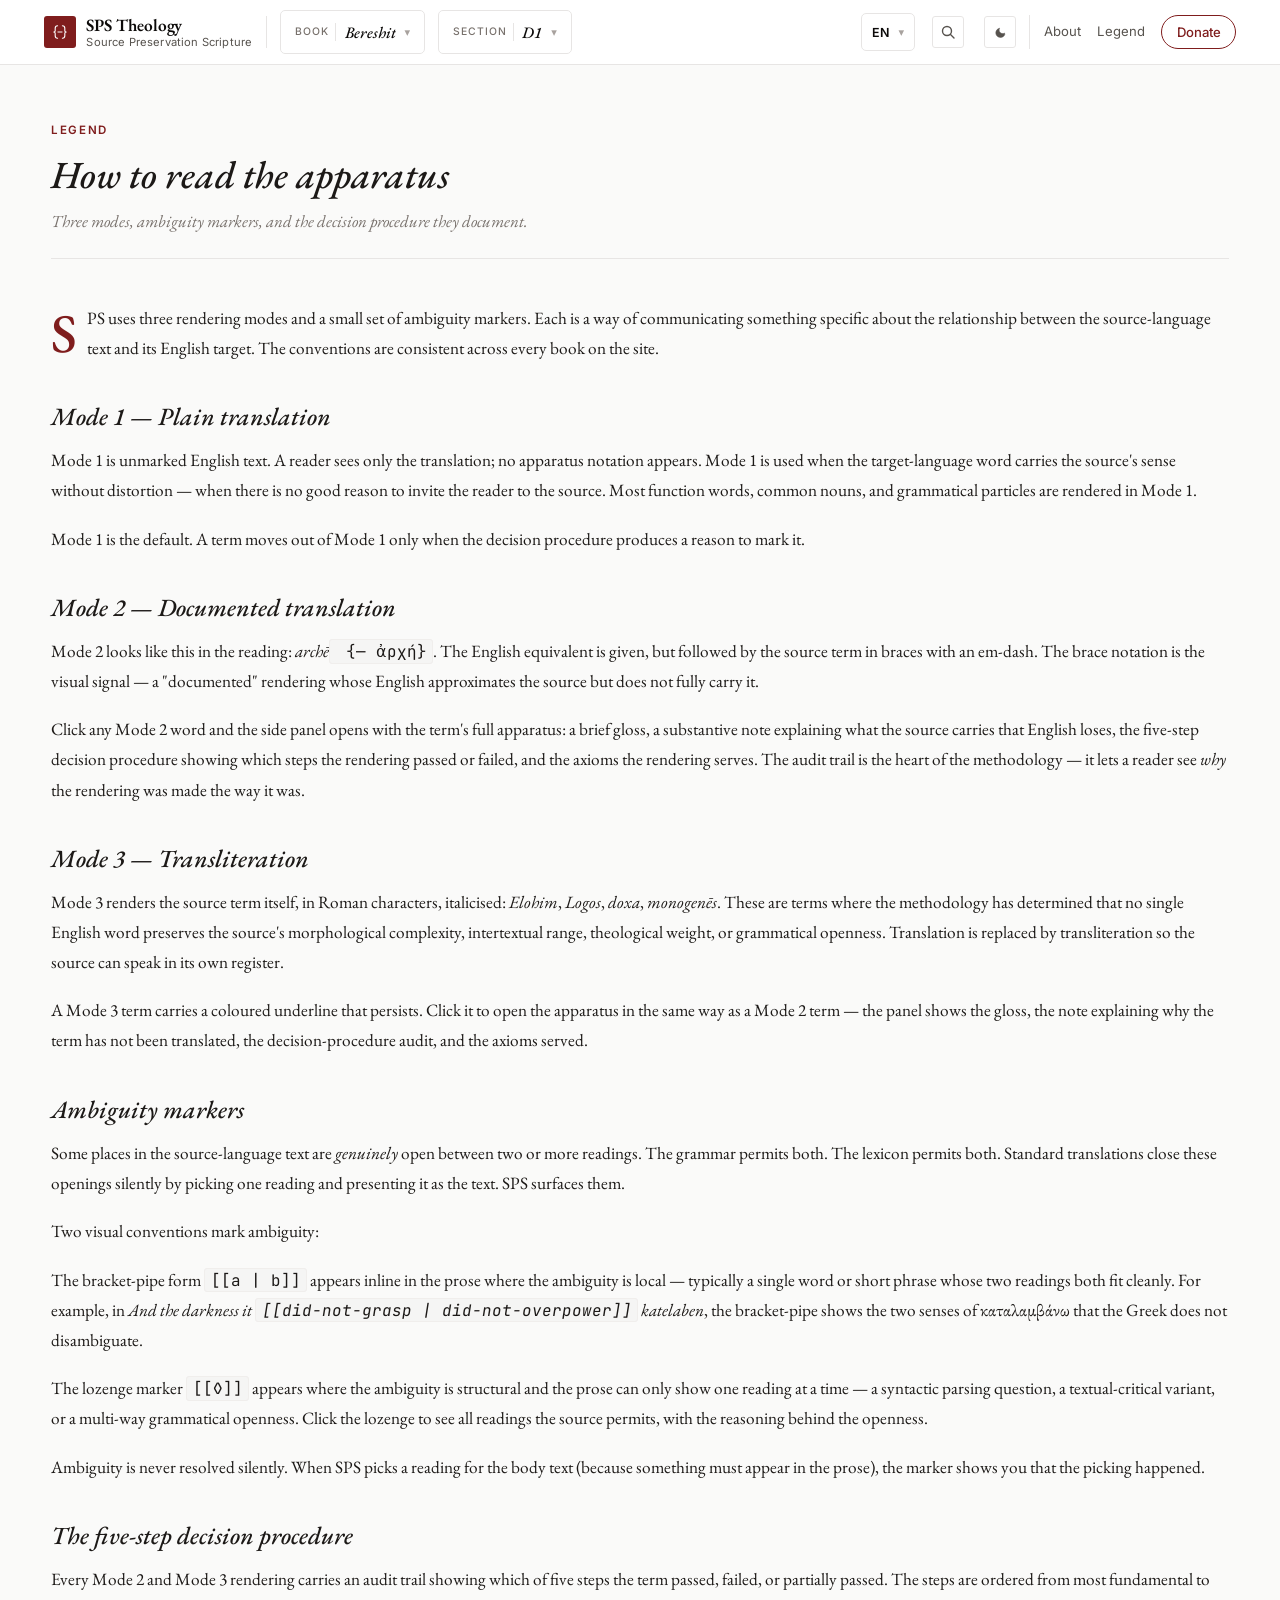
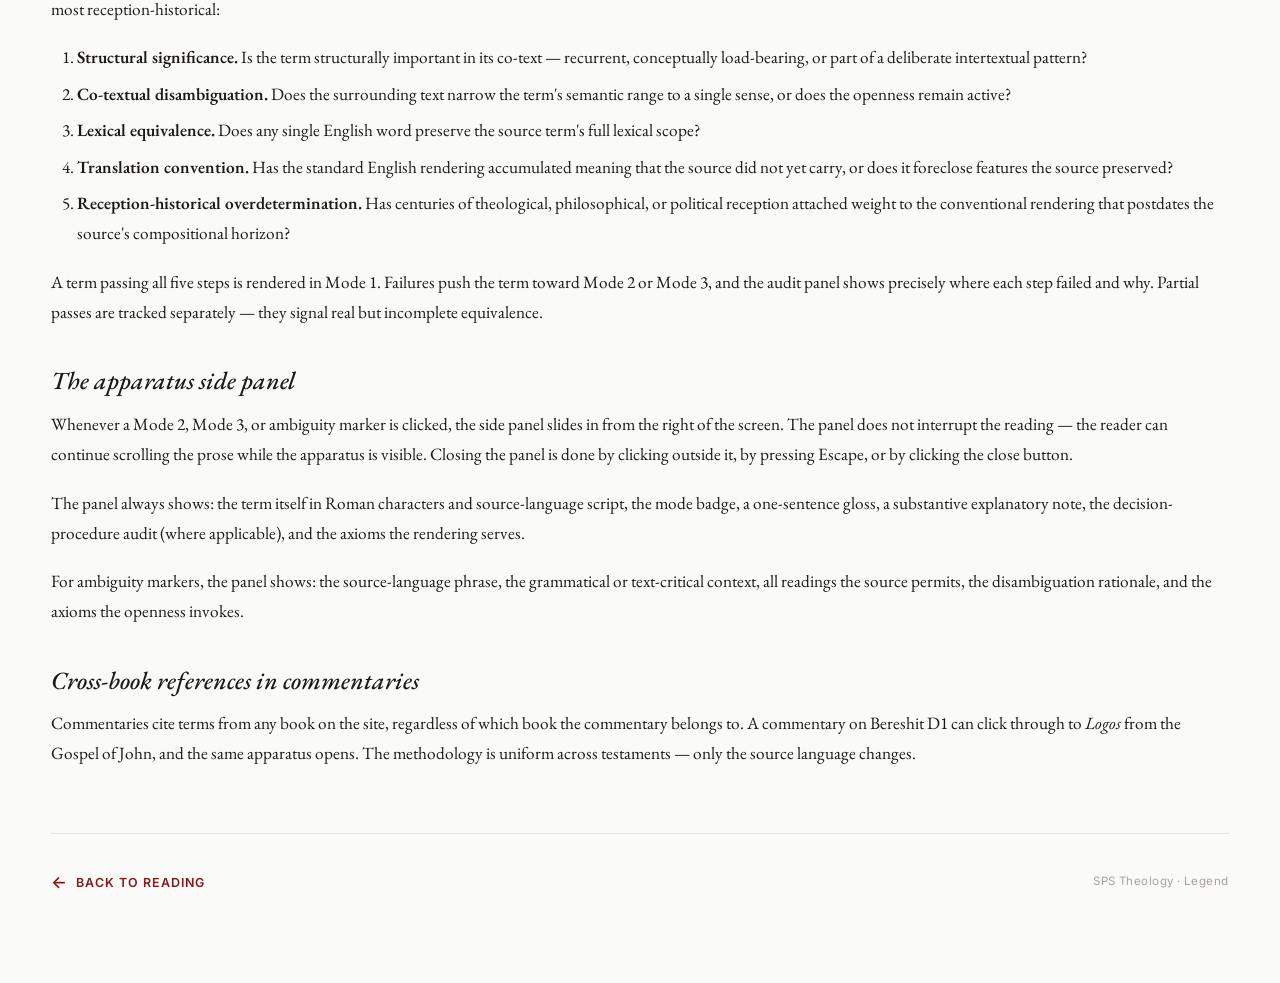
<file: legend.html>
<!DOCTYPE html>
<html lang="en">
<head>
<meta charset="UTF-8">
<meta name="viewport" content="width=device-width, initial-scale=1.0">
<title>Legend · SPS Theology</title>
<meta name="description" content="The Legend — how to read the SPS apparatus, the three modes, ambiguity markers, and the decision procedure.">

<link rel="icon" type="image/svg+xml" href="favicon.svg">

<link rel="preconnect" href="https://fonts.googleapis.com">
<link rel="preconnect" href="https://fonts.gstatic.com" crossorigin>
<link href="https://fonts.googleapis.com/css2?family=EB+Garamond:ital,wght@0,400;0,500;0,600;0,700;1,400;1,500&family=Inter:wght@400;500;600&family=JetBrains+Mono:wght@400;500&display=swap" rel="stylesheet">

<link rel="stylesheet" href="css/styles.css">

<!-- Theme bootstrap — applied before <body> renders to prevent flash -->
<script>(function(){try{var t=localStorage.getItem('sps:theme');if(t!=='light'&&t!=='dark'&&t!=='warm'){t='light';}document.documentElement.setAttribute('data-theme',t);}catch(e){}})();</script>

</head>
<body data-page-type="legend">

<!-- ========== TOP NAVIGATION ========== -->
  <nav class="topnav" id="topnav">
    <div class="topnav-inner">

      <!-- Brand -->
      <a class="nav-brand" href="#" onclick="event.preventDefault();">
        <span class="nav-brand-logo" aria-hidden="true">
          <svg viewBox="0 0 32 32" xmlns="http://www.w3.org/2000/svg" focusable="false">
            <!-- Left brace -->
            <path d="M 12.5 7
                   C 9.8 7 9.0 8.2 9.0 10.5
                   L 9.0 14
                   C 9.0 15.4 8.4 16 7.0 16
                   C 8.4 16 9.0 16.6 9.0 18
                   L 9.0 21.5
                   C 9.0 23.8 9.8 25 12.5 25" fill="none" stroke="currentColor" stroke-width="1.6"
              stroke-linecap="round" stroke-linejoin="round" />
            <!-- Em-dash -->
            <line x1="13" y1="16" x2="19" y2="16" stroke="currentColor" stroke-width="1.4" stroke-linecap="round" />
            <!-- Right brace -->
            <path d="M 19.5 7
                   C 22.2 7 23.0 8.2 23.0 10.5
                   L 23.0 14
                   C 23.0 15.4 23.6 16 25.0 16
                   C 23.6 16 23.0 16.6 23.0 18
                   L 23.0 21.5
                   C 23.0 23.8 22.2 25 19.5 25" fill="none" stroke="currentColor" stroke-width="1.6"
              stroke-linecap="round" stroke-linejoin="round" />
          </svg>
        </span>
        <span class="nav-brand-text">
          <span class="nav-brand-name">SPS Theology</span>
          <span class="nav-brand-mark" data-i18n="brand_tagline">Source Preservation Scripture</span>
        </span>
      </a>

      <!-- Book selector -->
      <div class="selector-wrap" id="book-selector-wrap">
        <button class="selector-btn" id="book-selector-btn" type="button" aria-haspopup="listbox" aria-expanded="false">
          <span class="selector-btn-eyebrow" data-i18n="selector_book">Book</span>
          <span class="selector-btn-value" id="book-selector-value">—</span>
          <span class="selector-btn-arrow" aria-hidden="true">▾</span>
        </button>
        <div class="selector-dropdown" id="book-selector-dropdown" role="listbox">
          <div class="dropdown-header" data-i18n="dropdown_select_book">Select a book</div>
          <ul class="dropdown-list" id="book-list"></ul>
        </div>
      </div>

      <!-- Chapter (toledot) selector -->
      <div class="selector-wrap" id="chapter-selector-wrap">
        <button class="selector-btn" id="chapter-selector-btn" type="button" aria-haspopup="listbox"
          aria-expanded="false">
          <span class="selector-btn-eyebrow" data-i18n="selector_chapter">Section</span>
          <span class="selector-btn-value" id="chapter-selector-value">—</span>
          <span class="selector-btn-arrow" aria-hidden="true">▾</span>
        </button>
        <div class="selector-dropdown selector-dropdown-wide" id="chapter-selector-dropdown" role="listbox">
          <div class="dropdown-header" id="chapter-dropdown-header">—</div>
          <ul class="dropdown-list" id="chapter-list"></ul>
        </div>
      </div>

      <!-- Spacer -->
      <div class="nav-spacer"></div>

      <!-- Language selector -->
      <div class="selector-wrap selector-compact" id="lang-selector-wrap">
        <button class="selector-btn selector-btn-mini" id="lang-selector-btn" type="button" aria-haspopup="listbox"
          aria-expanded="false">
          <span class="selector-btn-value" id="lang-selector-value">EN</span>
          <span class="selector-btn-arrow" aria-hidden="true">▾</span>
        </button>
        <div class="selector-dropdown selector-dropdown-mini" id="lang-selector-dropdown" role="listbox">
          <ul class="dropdown-list" id="lang-list"></ul>
        </div>
      </div>

      <!-- Add this inside .topnav-inner, between the language selector and the theme toggle -->
      <button id="search-toggle" class="search-toggle" type="button" aria-label="Search">
        <svg viewBox="0 0 16 16" xmlns="http://www.w3.org/2000/svg" aria-hidden="true" focusable="false">
          <circle cx="7" cy="7" r="4.5" fill="none" stroke="currentColor" stroke-width="1.4" />
          <line x1="10.5" y1="10.5" x2="14" y2="14" stroke="currentColor" stroke-width="1.4" stroke-linecap="round" />
        </svg>
      </button>

      <!-- Quick links -->
      <button id="theme-toggle" class="theme-toggle" type="button" aria-label="Toggle theme">
        <!-- Light icon (shown in dark mode — clicking goes to warm) -->
        <svg class="icon-light" viewBox="0 0 16 16" xmlns="http://www.w3.org/2000/svg" aria-hidden="true"
          focusable="false">
          <circle cx="8" cy="8" r="3" fill="currentColor" />
          <g stroke="currentColor" stroke-width="1.4" stroke-linecap="round">
            <line x1="8" y1="1.5" x2="8" y2="3" />
            <line x1="8" y1="13" x2="8" y2="14.5" />
            <line x1="1.5" y1="8" x2="3" y2="8" />
            <line x1="13" y1="8" x2="14.5" y2="8" />
            <line x1="3.4" y1="3.4" x2="4.4" y2="4.4" />
            <line x1="11.6" y1="11.6" x2="12.6" y2="12.6" />
            <line x1="3.4" y1="12.6" x2="4.4" y2="11.6" />
            <line x1="11.6" y1="4.4" x2="12.6" y2="3.4" />
          </g>
        </svg>
        <!-- Dark icon (shown in light mode — clicking goes to dark) -->
        <svg class="icon-dark" viewBox="0 0 16 16" xmlns="http://www.w3.org/2000/svg" aria-hidden="true"
          focusable="false">
          <path
            d="M 12.5 9 C 12.0 9.4 11.4 9.6 10.7 9.6 C 8.7 9.6 7.1 8.0 7.1 6.0 C 7.1 5.3 7.3 4.7 7.7 4.2 C 5.5 4.6 3.8 6.5 3.8 8.8 C 3.8 11.4 5.9 13.5 8.5 13.5 C 10.5 13.5 12.2 12.2 12.8 10.4 C 12.7 9.9 12.6 9.4 12.5 9 Z"
            fill="currentColor" stroke="currentColor" stroke-width="0.5" stroke-linejoin="round" />
        </svg>
        <!-- Warm icon (shown in dark mode — clicking goes to light) -->
        <svg class="icon-warm" viewBox="0 0 16 16" xmlns="http://www.w3.org/2000/svg" aria-hidden="true"
          focusable="false">
          <circle cx="8" cy="8" r="5" fill="currentColor" opacity="0.5" />
          <circle cx="8" cy="8" r="3" fill="currentColor" />
        </svg>
      </button>
      <div class="nav-links">
        <a class="nav-link" href="about.html" data-i18n="nav_about">About</a>
        <a class="nav-link" href="legend.html" data-i18n="nav_legend">Legend</a>
        <a class="nav-link-support" href="https://ko-fi.com/spstheology" target="_blank" rel="noopener" title="Support this project">Donate</a>
      </div>
    </div>
  </nav>

<main class="main" id="main" role="main">

  <header class="page-header">
    <div class="page-eyebrow">
      <span data-i18n="page_legend_eyebrow">Legend</span>
    </div>
    <h1 class="page-title">How to read the apparatus</h1>
    <p class="page-sub">Three modes, ambiguity markers, and the decision procedure they document.</p>
  </header>

  <article class="page-body">

    <p class="page-body-lead">SPS uses three rendering modes and a small set of ambiguity markers. Each is a way of communicating something specific about the relationship between the source-language text and its English target. The conventions are consistent across every book on the site.</p>

    <h2>Mode 1 — Plain translation</h2>

    <p>Mode 1 is unmarked English text. A reader sees only the translation; no apparatus notation appears. Mode 1 is used when the target-language word carries the source's sense without distortion — when there is no good reason to invite the reader to the source. Most function words, common nouns, and grammatical particles are rendered in Mode 1.</p>

    <p>Mode 1 is the default. A term moves out of Mode 1 only when the decision procedure produces a reason to mark it.</p>

    <h2>Mode 2 — Documented translation</h2>

    <p>Mode 2 looks like this in the reading: <em>archē</em><code>&nbsp;{— ἀρχή}</code>. The English equivalent is given, but followed by the source term in braces with an em-dash. The brace notation is the visual signal — a "documented" rendering whose English approximates the source but does not fully carry it.</p>

    <p>Click any Mode 2 word and the side panel opens with the term's full apparatus: a brief gloss, a substantive note explaining what the source carries that English loses, the five-step decision procedure showing which steps the rendering passed or failed, and the axioms the rendering serves. The audit trail is the heart of the methodology — it lets a reader see <em>why</em> the rendering was made the way it was.</p>

    <h2>Mode 3 — Transliteration</h2>

    <p>Mode 3 renders the source term itself, in Roman characters, italicised: <em>Elohim</em>, <em>Logos</em>, <em>doxa</em>, <em>monogenēs</em>. These are terms where the methodology has determined that no single English word preserves the source's morphological complexity, intertextual range, theological weight, or grammatical openness. Translation is replaced by transliteration so the source can speak in its own register.</p>

    <p>A Mode 3 term carries a coloured underline that persists. Click it to open the apparatus in the same way as a Mode 2 term — the panel shows the gloss, the note explaining why the term has not been translated, the decision-procedure audit, and the axioms served.</p>

    <h2>Ambiguity markers</h2>

    <p>Some places in the source-language text are <em>genuinely</em> open between two or more readings. The grammar permits both. The lexicon permits both. Standard translations close these openings silently by picking one reading and presenting it as the text. SPS surfaces them.</p>

    <p>Two visual conventions mark ambiguity:</p>

    <p>The bracket-pipe form <code>[[a | b]]</code> appears inline in the prose where the ambiguity is local — typically a single word or short phrase whose two readings both fit cleanly. For example, in <em>And the darkness it <code>[[did-not-grasp | did-not-overpower]]</code> katelaben</em>, the bracket-pipe shows the two senses of καταλαμβάνω that the Greek does not disambiguate.</p>

    <p>The lozenge marker <code>[[◊]]</code> appears where the ambiguity is structural and the prose can only show one reading at a time — a syntactic parsing question, a textual-critical variant, or a multi-way grammatical openness. Click the lozenge to see all readings the source permits, with the reasoning behind the openness.</p>

    <p>Ambiguity is never resolved silently. When SPS picks a reading for the body text (because something must appear in the prose), the marker shows you that the picking happened.</p>

    <h2>The five-step decision procedure</h2>

    <p>Every Mode 2 and Mode 3 rendering carries an audit trail showing which of five steps the term passed, failed, or partially passed. The steps are ordered from most fundamental to most reception-historical:</p>

    <ol>
      <li><strong>Structural significance.</strong> Is the term structurally important in its co-text — recurrent, conceptually load-bearing, or part of a deliberate intertextual pattern?</li>
      <li><strong>Co-textual disambiguation.</strong> Does the surrounding text narrow the term's semantic range to a single sense, or does the openness remain active?</li>
      <li><strong>Lexical equivalence.</strong> Does any single English word preserve the source term's full lexical scope?</li>
      <li><strong>Translation convention.</strong> Has the standard English rendering accumulated meaning that the source did not yet carry, or does it foreclose features the source preserved?</li>
      <li><strong>Reception-historical overdetermination.</strong> Has centuries of theological, philosophical, or political reception attached weight to the conventional rendering that postdates the source's compositional horizon?</li>
    </ol>

    <p>A term passing all five steps is rendered in Mode 1. Failures push the term toward Mode 2 or Mode 3, and the audit panel shows precisely where each step failed and why. Partial passes are tracked separately — they signal real but incomplete equivalence.</p>

    <h2>The apparatus side panel</h2>

    <p>Whenever a Mode 2, Mode 3, or ambiguity marker is clicked, the side panel slides in from the right of the screen. The panel does not interrupt the reading — the reader can continue scrolling the prose while the apparatus is visible. Closing the panel is done by clicking outside it, by pressing Escape, or by clicking the close button.</p>

    <p>The panel always shows: the term itself in Roman characters and source-language script, the mode badge, a one-sentence gloss, a substantive explanatory note, the decision-procedure audit (where applicable), and the axioms the rendering serves.</p>

    <p>For ambiguity markers, the panel shows: the source-language phrase, the grammatical or text-critical context, all readings the source permits, the disambiguation rationale, and the axioms the openness invokes.</p>

    <h2>Cross-book references in commentaries</h2>

    <p>Commentaries cite terms from any book on the site, regardless of which book the commentary belongs to. A commentary on Bereshit D1 can click through to <em>Logos</em> from the Gospel of John, and the same apparatus opens. The methodology is uniform across testaments — only the source language changes.</p>

  </article>

  <footer class="page-footer">
    <a class="page-back-link" href="index.html">
      <span class="page-back-link-arrow">←</span>
      <span data-i18n="back_to_reading">Back to reading</span>
    </a>
    <span class="page-footer-meta">SPS Theology · Legend</span>
  </footer>

</main>

<!-- Search overlay -->
<div class="search-overlay" id="search-overlay">
  <div class="search-modal">
    <div class="search-input-wrap">
      <svg class="search-input-icon" viewBox="0 0 16 16" aria-hidden="true">
        <circle cx="7" cy="7" r="4.5" fill="none" stroke="currentColor" stroke-width="1.4"/>
        <line x1="10.5" y1="10.5" x2="14" y2="14" stroke="currentColor" stroke-width="1.4" stroke-linecap="round"/>
      </svg>
      <input type="text" id="search-input" class="search-input" placeholder="Search terms, passages, commentaries…" autocomplete="off">
      <button class="search-close" id="search-close" type="button" aria-label="Close search">×</button>
    </div>
    <div class="search-results" id="search-results"></div>
    <div class="search-empty" id="search-empty">Type to search across all books.</div>
  </div>
</div>

<script src="js/app.js"></script>
<script src="js/i18n.js"></script>
<script src="js/books.js"></script>
<script src="js/books/bereshit.js"></script>
<script src="js/books/ioanes.js"></script>
<script src="js/ui.js"></script>
<script src="js/search.js"></script>
<script src="js/page.js"></script>
</body>
</html>
</file>
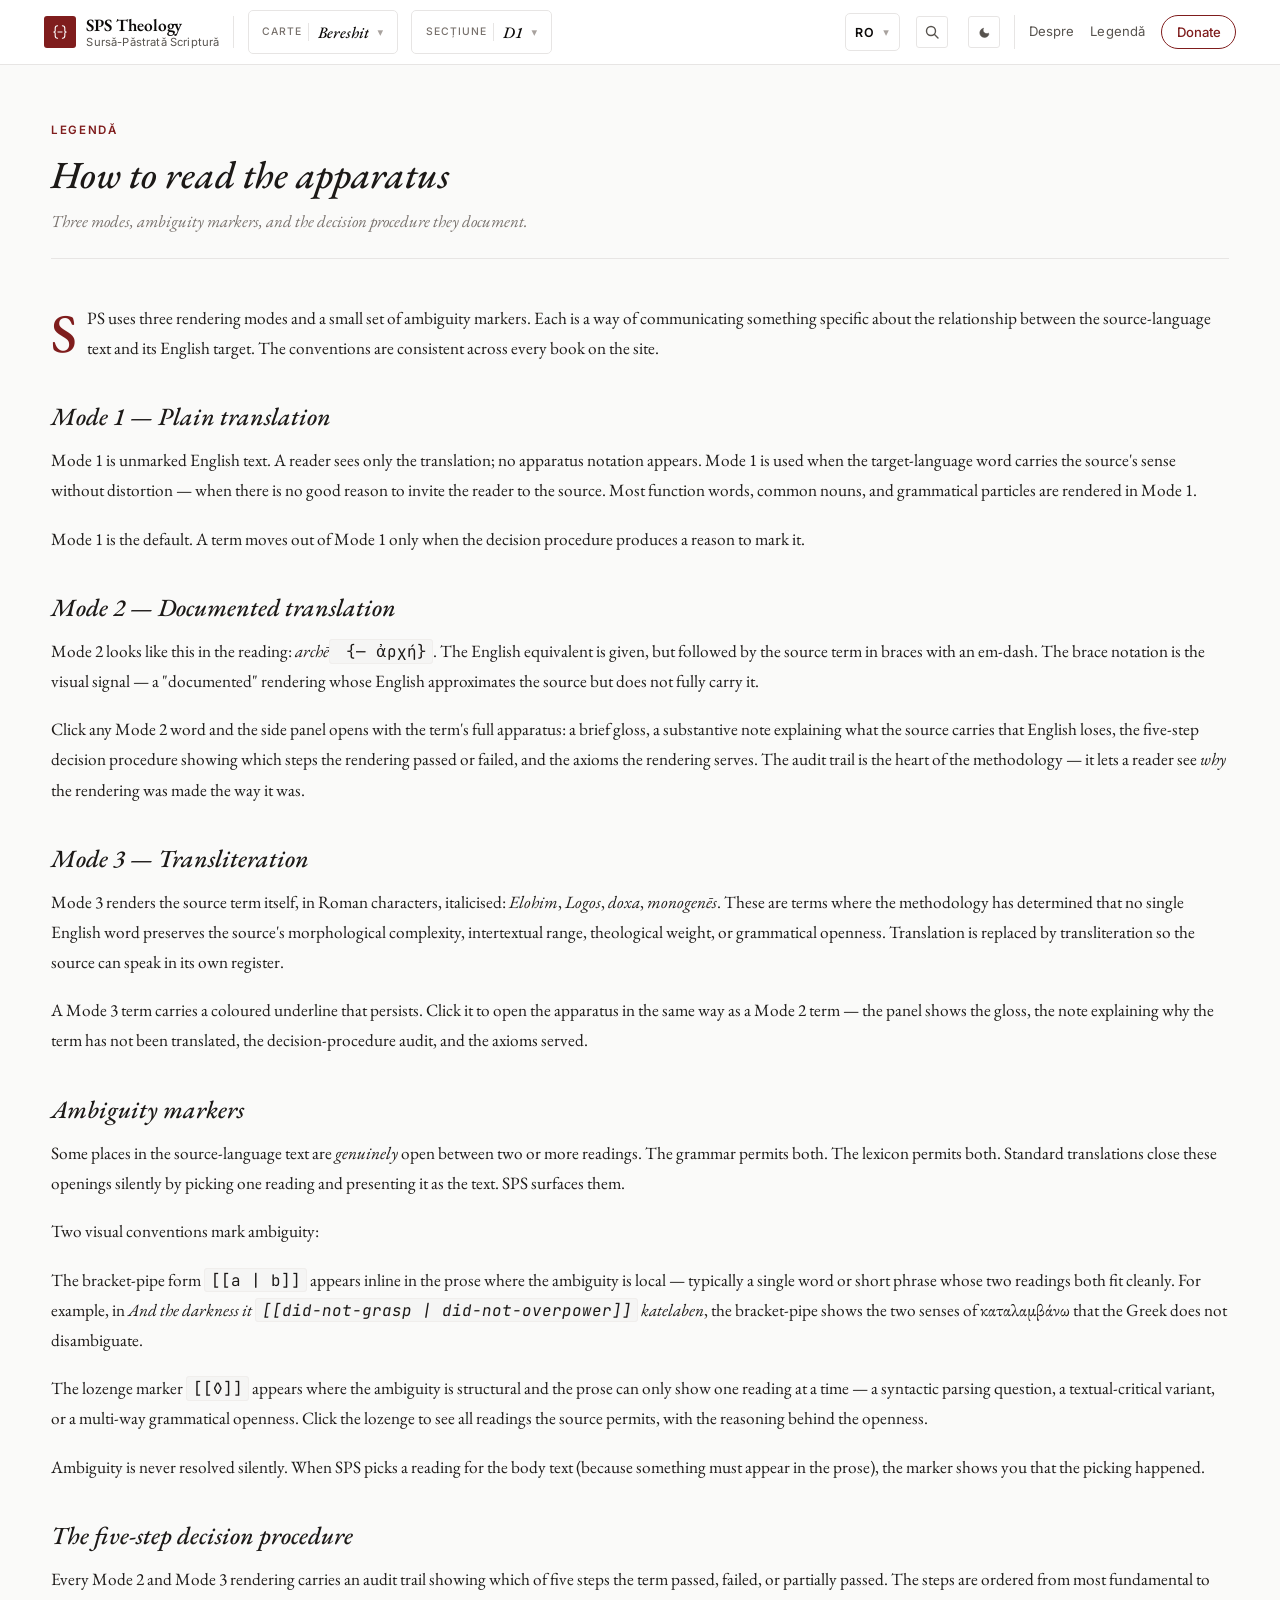
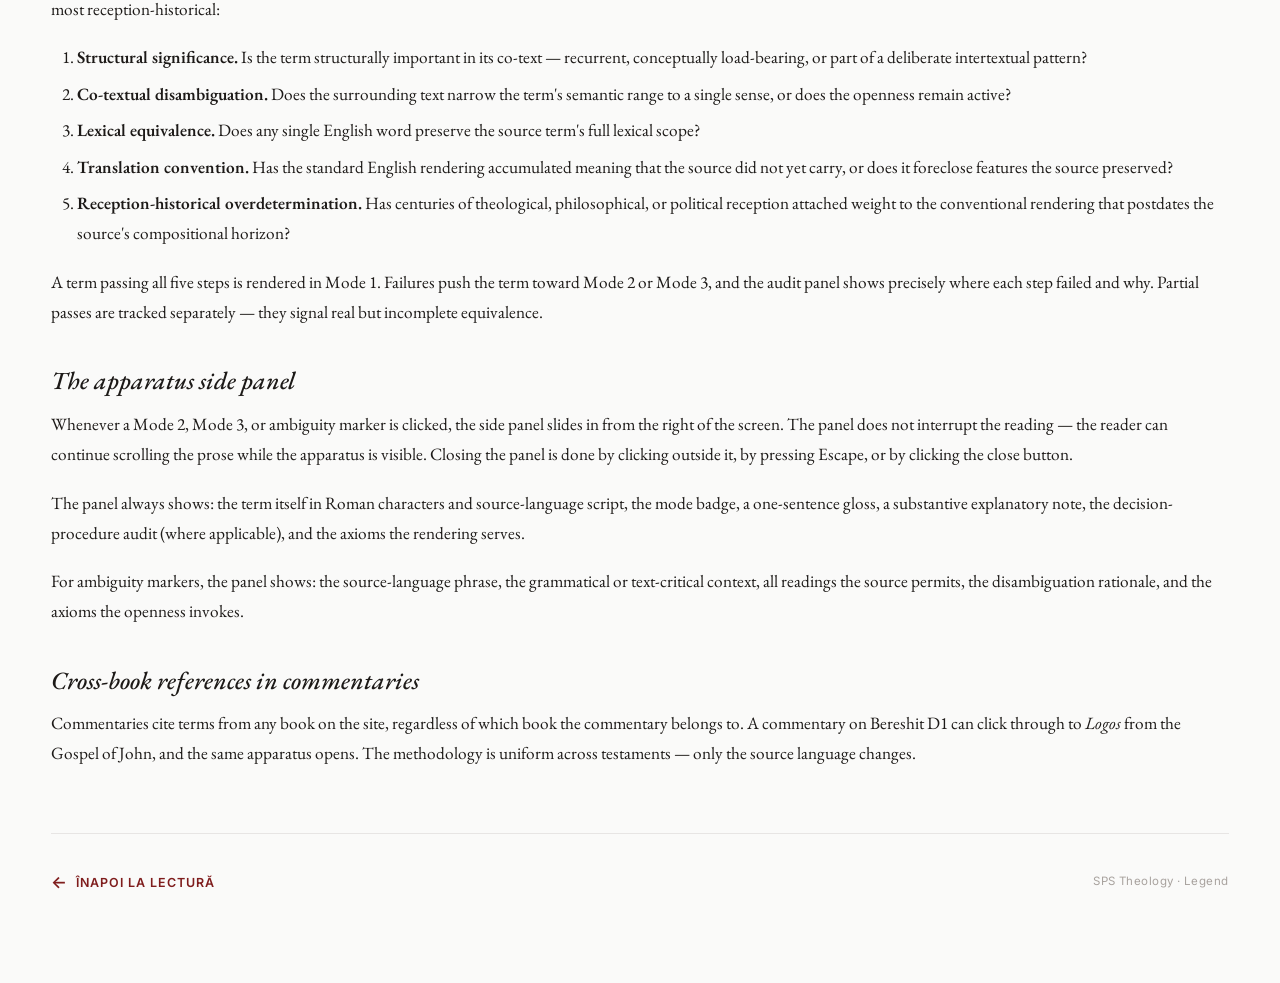
<file: legend.ro.html>
<!DOCTYPE html>
<html lang="ro">

<head>
  <meta charset="UTF-8">
  <meta name="viewport" content="width=device-width, initial-scale=1.0">
  <title>Legend · SPS Theology · RO</title>
  <meta name="description"
    content="The Legend — how to read the SPS apparatus, the three modes, ambiguity markers, and the decision procedure.">

  <link rel="icon" type="image/svg+xml" href="favicon.svg">

  <link rel="preconnect" href="https://fonts.googleapis.com">
  <link rel="preconnect" href="https://fonts.gstatic.com" crossorigin>
  <link
    href="https://fonts.googleapis.com/css2?family=EB+Garamond:ital,wght@0,400;0,500;0,600;0,700;1,400;1,500&family=Inter:wght@400;500;600&family=JetBrains+Mono:wght@400;500&display=swap"
    rel="stylesheet">

  <link rel="stylesheet" href="css/styles.css">

  <!-- Theme bootstrap — applied before <body> renders to prevent flash -->
  <script>(function(){try{var t=localStorage.getItem('sps:theme');if(t!=='light'&&t!=='dark'&&t!=='warm'){t='light';}document.documentElement.setAttribute('data-theme',t);}catch(e){}})();</script>
</head>

<body data-page-type="legend">

  <!-- ========== TOP NAVIGATION ========== -->
  <nav class="topnav" id="topnav">
    <div class="topnav-inner">

      <!-- Brand -->
      <a class="nav-brand" href="#" onclick="event.preventDefault();">
        <span class="nav-brand-logo" aria-hidden="true">
          <svg viewBox="0 0 32 32" xmlns="http://www.w3.org/2000/svg" focusable="false">
            <!-- Left brace -->
            <path d="M 12.5 7
                   C 9.8 7 9.0 8.2 9.0 10.5
                   L 9.0 14
                   C 9.0 15.4 8.4 16 7.0 16
                   C 8.4 16 9.0 16.6 9.0 18
                   L 9.0 21.5
                   C 9.0 23.8 9.8 25 12.5 25" fill="none" stroke="currentColor" stroke-width="1.6"
              stroke-linecap="round" stroke-linejoin="round" />
            <!-- Em-dash -->
            <line x1="13" y1="16" x2="19" y2="16" stroke="currentColor" stroke-width="1.4" stroke-linecap="round" />
            <!-- Right brace -->
            <path d="M 19.5 7
                   C 22.2 7 23.0 8.2 23.0 10.5
                   L 23.0 14
                   C 23.0 15.4 23.6 16 25.0 16
                   C 23.6 16 23.0 16.6 23.0 18
                   L 23.0 21.5
                   C 23.0 23.8 22.2 25 19.5 25" fill="none" stroke="currentColor" stroke-width="1.6"
              stroke-linecap="round" stroke-linejoin="round" />
          </svg>
        </span>
        <span class="nav-brand-text">
          <span class="nav-brand-name">SPS Theology</span>
          <span class="nav-brand-mark" data-i18n="brand_tagline">Source Preservation Scripture</span>
        </span>
      </a>

      <!-- Book selector -->
      <div class="selector-wrap" id="book-selector-wrap">
        <button class="selector-btn" id="book-selector-btn" type="button" aria-haspopup="listbox" aria-expanded="false">
          <span class="selector-btn-eyebrow" data-i18n="selector_book">Book</span>
          <span class="selector-btn-value" id="book-selector-value">—</span>
          <span class="selector-btn-arrow" aria-hidden="true">▾</span>
        </button>
        <div class="selector-dropdown" id="book-selector-dropdown" role="listbox">
          <div class="dropdown-header" data-i18n="dropdown_select_book">Select a book</div>
          <ul class="dropdown-list" id="book-list"></ul>
        </div>
      </div>

      <!-- Chapter (toledot) selector -->
      <div class="selector-wrap" id="chapter-selector-wrap">
        <button class="selector-btn" id="chapter-selector-btn" type="button" aria-haspopup="listbox"
          aria-expanded="false">
          <span class="selector-btn-eyebrow" data-i18n="selector_chapter">Section</span>
          <span class="selector-btn-value" id="chapter-selector-value">—</span>
          <span class="selector-btn-arrow" aria-hidden="true">▾</span>
        </button>
        <div class="selector-dropdown selector-dropdown-wide" id="chapter-selector-dropdown" role="listbox">
          <div class="dropdown-header" id="chapter-dropdown-header">—</div>
          <ul class="dropdown-list" id="chapter-list"></ul>
        </div>
      </div>

      <!-- Spacer -->
      <div class="nav-spacer"></div>

      <!-- Language selector -->
      <div class="selector-wrap selector-compact" id="lang-selector-wrap">
        <button class="selector-btn selector-btn-mini" id="lang-selector-btn" type="button" aria-haspopup="listbox"
          aria-expanded="false">
          <span class="selector-btn-value" id="lang-selector-value">EN</span>
          <span class="selector-btn-arrow" aria-hidden="true">▾</span>
        </button>
        <div class="selector-dropdown selector-dropdown-mini" id="lang-selector-dropdown" role="listbox">
          <ul class="dropdown-list" id="lang-list"></ul>
        </div>
      </div>

      <!-- Add this inside .topnav-inner, between the language selector and the theme toggle -->
      <button id="search-toggle" class="search-toggle" type="button" aria-label="Search">
        <svg viewBox="0 0 16 16" xmlns="http://www.w3.org/2000/svg" aria-hidden="true" focusable="false">
          <circle cx="7" cy="7" r="4.5" fill="none" stroke="currentColor" stroke-width="1.4" />
          <line x1="10.5" y1="10.5" x2="14" y2="14" stroke="currentColor" stroke-width="1.4" stroke-linecap="round" />
        </svg>
      </button>

      <!-- Quick links -->
      <button id="theme-toggle" class="theme-toggle" type="button" aria-label="Toggle theme">
        <!-- Light icon (shown in dark mode — clicking goes to warm) -->
        <svg class="icon-light" viewBox="0 0 16 16" xmlns="http://www.w3.org/2000/svg" aria-hidden="true"
          focusable="false">
          <circle cx="8" cy="8" r="3" fill="currentColor" />
          <g stroke="currentColor" stroke-width="1.4" stroke-linecap="round">
            <line x1="8" y1="1.5" x2="8" y2="3" />
            <line x1="8" y1="13" x2="8" y2="14.5" />
            <line x1="1.5" y1="8" x2="3" y2="8" />
            <line x1="13" y1="8" x2="14.5" y2="8" />
            <line x1="3.4" y1="3.4" x2="4.4" y2="4.4" />
            <line x1="11.6" y1="11.6" x2="12.6" y2="12.6" />
            <line x1="3.4" y1="12.6" x2="4.4" y2="11.6" />
            <line x1="11.6" y1="4.4" x2="12.6" y2="3.4" />
          </g>
        </svg>
        <!-- Dark icon (shown in light mode — clicking goes to dark) -->
        <svg class="icon-dark" viewBox="0 0 16 16" xmlns="http://www.w3.org/2000/svg" aria-hidden="true"
          focusable="false">
          <path
            d="M 12.5 9 C 12.0 9.4 11.4 9.6 10.7 9.6 C 8.7 9.6 7.1 8.0 7.1 6.0 C 7.1 5.3 7.3 4.7 7.7 4.2 C 5.5 4.6 3.8 6.5 3.8 8.8 C 3.8 11.4 5.9 13.5 8.5 13.5 C 10.5 13.5 12.2 12.2 12.8 10.4 C 12.7 9.9 12.6 9.4 12.5 9 Z"
            fill="currentColor" stroke="currentColor" stroke-width="0.5" stroke-linejoin="round" />
        </svg>
        <!-- Warm icon (shown in dark mode — clicking goes to light) -->
        <svg class="icon-warm" viewBox="0 0 16 16" xmlns="http://www.w3.org/2000/svg" aria-hidden="true"
          focusable="false">
          <circle cx="8" cy="8" r="5" fill="currentColor" opacity="0.5" />
          <circle cx="8" cy="8" r="3" fill="currentColor" />
        </svg>
      </button>
      <div class="nav-links">
        <a class="nav-link" href="about.html" data-i18n="nav_about">About</a>
        <a class="nav-link" href="legend.html" data-i18n="nav_legend">Legend</a>
        <a class="nav-link-support" href="https://ko-fi.com/spstheology" target="_blank" rel="noopener" title="Support this project">Donate</a>
      </div>
    </div>
  </nav>

  <main class="main" id="main" role="main">

    <header class="page-header">
      <div class="page-eyebrow">
        <span data-i18n="page_legend_eyebrow">Legend</span>
      </div>
      <!-- //// ==== Ro ==== //// -->
      <h1 class="page-title">How to read the apparatus</h1>
      <!-- //// ==== Ro ==== //// -->
      <p class="page-sub">Three modes, ambiguity markers, and the decision procedure they document.</p>
    </header>

    <article class="page-body">

      <!-- //// ==== Ro ==== //// -->

      <p class="page-body-lead">SPS uses three rendering modes and a small set of ambiguity markers. Each is a way of
        communicating something specific about the relationship between the source-language text and its English target.
        The conventions are consistent across every book on the site.</p>

      <!-- //// ==== Ro ==== //// -->

      <h2>Mode 1 — Plain translation</h2>

      <!-- //// ==== Ro ==== //// -->

      <p>Mode 1 is unmarked English text. A reader sees only the translation; no apparatus notation appears. Mode 1 is
        used when the target-language word carries the source's sense without distortion — when there is no good reason
        to invite the reader to the source. Most function words, common nouns, and grammatical particles are rendered in
        Mode 1.</p>

      <!-- //// ==== Ro ==== //// -->

      <p>Mode 1 is the default. A term moves out of Mode 1 only when the decision procedure produces a reason to mark
        it.</p>

      <!-- //// ==== Ro ==== //// -->

      <h2>Mode 2 — Documented translation</h2>

      <!-- //// ==== Ro ==== //// -->

      <p>Mode 2 looks like this in the reading: <em>archē</em><code>&nbsp;{— ἀρχή}</code>. The English equivalent is
        given, but followed by the source term in braces with an em-dash. The brace notation is the visual signal — a
        "documented" rendering whose English approximates the source but does not fully carry it.</p>

      <!-- //// ==== Ro ==== //// -->

      <p>Click any Mode 2 word and the side panel opens with the term's full apparatus: a brief gloss, a substantive
        note explaining what the source carries that English loses, the five-step decision procedure showing which steps
        the rendering passed or failed, and the axioms the rendering serves. The audit trail is the heart of the
        methodology — it lets a reader see <em>why</em> the rendering was made the way it was.</p>

      <!-- //// ==== Ro ==== //// -->

      <h2>Mode 3 — Transliteration</h2>

      <!-- //// ==== Ro ==== //// -->

      <p>Mode 3 renders the source term itself, in Roman characters, italicised: <em>Elohim</em>, <em>Logos</em>,
        <em>doxa</em>, <em>monogenēs</em>. These are terms where the methodology has determined that no single English
        word preserves the source's morphological complexity, intertextual range, theological weight, or grammatical
        openness. Translation is replaced by transliteration so the source can speak in its own register.
      </p>

      <!-- //// ==== Ro ==== //// -->

      <p>A Mode 3 term carries a coloured underline that persists. Click it to open the apparatus in the same way as a
        Mode 2 term — the panel shows the gloss, the note explaining why the term has not been translated, the
        decision-procedure audit, and the axioms served.</p>

      <!-- //// ==== Ro ==== //// -->

      <h2>Ambiguity markers</h2>

      <!-- //// ==== Ro ==== //// -->

      <p>Some places in the source-language text are <em>genuinely</em> open between two or more readings. The grammar
        permits both. The lexicon permits both. Standard translations close these openings silently by picking one
        reading and presenting it as the text. SPS surfaces them.</p>

      <!-- //// ==== Ro ==== //// -->

      <p>Two visual conventions mark ambiguity:</p>

      <!-- //// ==== Ro ==== //// -->

      <p>The bracket-pipe form <code>[[a | b]]</code> appears inline in the prose where the ambiguity is local —
        typically a single word or short phrase whose two readings both fit cleanly. For example, in <em>And the
          darkness it <code>[[did-not-grasp | did-not-overpower]]</code> katelaben</em>, the bracket-pipe shows the two
        senses of καταλαμβάνω that the Greek does not disambiguate.</p>

      <!-- //// ==== Ro ==== //// -->

      <p>The lozenge marker <code>[[◊]]</code> appears where the ambiguity is structural and the prose can only show one
        reading at a time — a syntactic parsing question, a textual-critical variant, or a multi-way grammatical
        openness. Click the lozenge to see all readings the source permits, with the reasoning behind the openness.</p>

      <!-- //// ==== Ro ==== //// -->

      <p>Ambiguity is never resolved silently. When SPS picks a reading for the body text (because something must appear
        in the prose), the marker shows you that the picking happened.</p>

      <!-- //// ==== Ro ==== //// -->

      <h2>The five-step decision procedure</h2>

      <!-- //// ==== Ro ==== //// -->

      <p>Every Mode 2 and Mode 3 rendering carries an audit trail showing which of five steps the term passed, failed,
        or partially passed. The steps are ordered from most fundamental to most reception-historical:</p>

      <!-- //// ==== Ro ==== //// -->

      <ol>
        <li><strong>Structural significance.</strong> Is the term structurally important in its co-text — recurrent,
          conceptually load-bearing, or part of a deliberate intertextual pattern?</li>
        <li><strong>Co-textual disambiguation.</strong> Does the surrounding text narrow the term's semantic range to a
          single sense, or does the openness remain active?</li>
        <li><strong>Lexical equivalence.</strong> Does any single English word preserve the source term's full lexical
          scope?</li>
        <li><strong>Translation convention.</strong> Has the standard English rendering accumulated meaning that the
          source did not yet carry, or does it foreclose features the source preserved?</li>
        <li><strong>Reception-historical overdetermination.</strong> Has centuries of theological, philosophical, or
          political reception attached weight to the conventional rendering that postdates the source's compositional
          horizon?</li>
      </ol>

      <!-- //// ==== Ro ==== //// -->

      <p>A term passing all five steps is rendered in Mode 1. Failures push the term toward Mode 2 or Mode 3, and the
        audit panel shows precisely where each step failed and why. Partial passes are tracked separately — they signal
        real but incomplete equivalence.</p>

      <!-- //// ==== Ro ==== //// -->

      <h2>The apparatus side panel</h2>

      <!-- //// ==== Ro ==== //// -->

      <p>Whenever a Mode 2, Mode 3, or ambiguity marker is clicked, the side panel slides in from the right of the
        screen. The panel does not interrupt the reading — the reader can continue scrolling the prose while the
        apparatus is visible. Closing the panel is done by clicking outside it, by pressing Escape, or by clicking the
        close button.</p>

      <!-- //// ==== Ro ==== //// -->

      <p>The panel always shows: the term itself in Roman characters and source-language script, the mode badge, a
        one-sentence gloss, a substantive explanatory note, the decision-procedure audit (where applicable), and the
        axioms the rendering serves.</p>

      <!-- //// ==== Ro ==== //// -->

      <p>For ambiguity markers, the panel shows: the source-language phrase, the grammatical or text-critical context,
        all readings the source permits, the disambiguation rationale, and the axioms the openness invokes.</p>

      <!-- //// ==== Ro ==== //// -->

      <h2>Cross-book references in commentaries</h2>

      <!-- //// ==== Ro ==== //// -->

      <p>Commentaries cite terms from any book on the site, regardless of which book the commentary belongs to. A
        commentary on Bereshit D1 can click through to <em>Logos</em> from the Gospel of John, and the same apparatus
        opens. The methodology is uniform across testaments — only the source language changes.</p>

    </article>

    <footer class="page-footer">
      <a class="page-back-link" href="index.html">
        <span class="page-back-link-arrow">←</span>
        <span data-i18n="back_to_reading">Back to reading</span>
      </a>
      <span class="page-footer-meta">SPS Theology · Legend</span>
    </footer>

  </main>

  <!-- Search overlay -->
<div class="search-overlay" id="search-overlay">
  <div class="search-modal">
    <div class="search-input-wrap">
      <svg class="search-input-icon" viewBox="0 0 16 16" aria-hidden="true">
        <circle cx="7" cy="7" r="4.5" fill="none" stroke="currentColor" stroke-width="1.4"/>
        <line x1="10.5" y1="10.5" x2="14" y2="14" stroke="currentColor" stroke-width="1.4" stroke-linecap="round"/>
      </svg>
      <input type="text" id="search-input" class="search-input" placeholder="Search terms, passages, commentaries…" autocomplete="off">
      <button class="search-close" id="search-close" type="button" aria-label="Close search">×</button>
    </div>
    <div class="search-results" id="search-results"></div>
    <div class="search-empty" id="search-empty">Type to search across all books.</div>
  </div>
</div>

  <script src="js/app.js"></script>
  <script src="js/i18n.js"></script>
  <script src="js/books.js"></script>
  <script src="js/books/bereshit.js"></script>
  <script src="js/books/ioanes.js"></script>
  <script src="js/ui.js"></script>
  <script src="js/search.js"></script>
  <script src="js/page.js"></script>
</body>

</html>
</file>
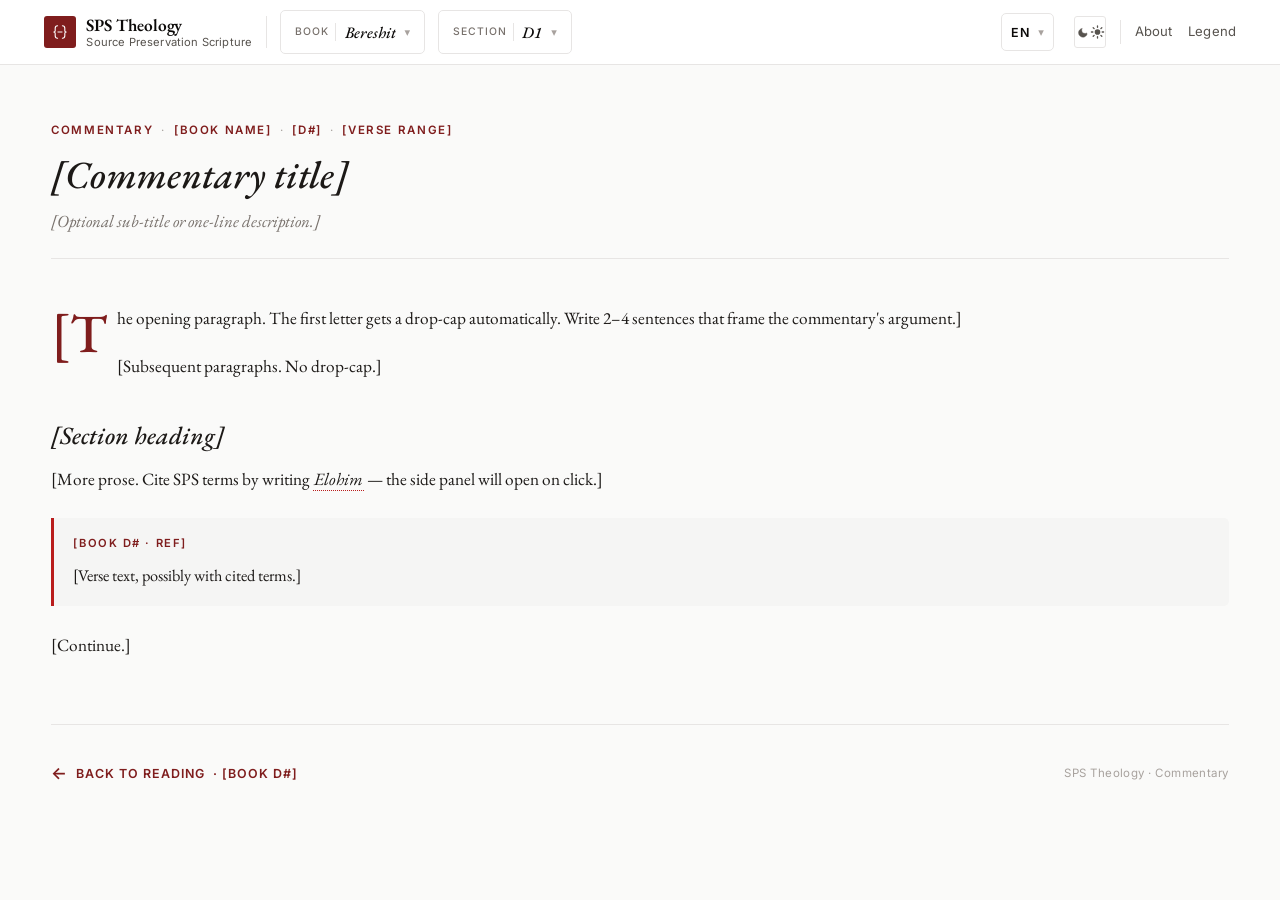
<file: commentaries/_template.html>
<!DOCTYPE html>
<!--
  ┌──────────────────────────────────────────────────────────────────┐
  │ SPS Theology — Commentary template                              │
  │                                                                  │
  │ To create a new commentary:                                      │
  │                                                                  │
  │ 1. Copy this file to commentaries/{book}/{D#}/{slug}.html        │
  │    e.g. commentaries/bereshit/D1/eden-as-sanctuary.html          │
  │                                                                  │
  │ 2. Update <body data-book="..." data-section="...">              │
  │                                                                  │
  │ 3. Update <title>, <meta description>, page-eyebrow              │
  │                                                                  │
  │ 4. Write your commentary in the <article class="page-body">.     │
  │    Available conventions:                                        │
  │      <p>...</p>                              prose paragraph     │
  │      <h2>...</h2>                            section heading     │
  │      <h3>...</h3>                            sub-heading         │
  │      <blockquote><p>...</p></blockquote>     pulled quote        │
  │      <em>...</em>                            italic              │
  │      <strong>...</strong>                    bold                │
  │      <code>...</code>                        inline mono         │
  │      <ol>/<ul>                               lists               │
  │      <div class="verse-cite">                verse pull-quote    │
  │        <span class="verse-cite-ref">         (with ref tag)      │
  │           Bereshit D1 · Gen 1:26                                 │
  │        </span>                                                   │
  │        the verse text...                                         │
  │      </div>                                                      │
  │                                                                  │
  │ 5. Commentary pages have no lexical-apparatus side panel — cite  │
  │    Hebrew/Greek terms with plain <em> as elsewhere in this       │
  │    template, not with .m2/.m3/.amb spans (those only open a      │
  │    panel on the reading view, which commentary pages don't ship).│
  │                                                                  │
  │ 6. Add the new commentary to its book's COMMENTARIES_EN list in  │
  │    js/books/{book}.js, with id matching the filename slug:       │
  │      D1: [                                                       │
  │        { id: 'eden-as-sanctuary',                                │
  │          title: 'Eden as proto-sanctuary' },                     │
  │      ]                                                           │
  │                                                                  │
  │ 7. The commentary will then appear in the "Commentaries" list at │
  │    the bottom of the corresponding reading view.                 │
  │                                                                  │
  │ Adjust the path prefix `../../../` if you move this file —        │
  │ commentaries/{book}/{D#}/{file}.html is three levels deep.       │
  └──────────────────────────────────────────────────────────────────┘
-->
<html lang="en">
<head>
<meta charset="UTF-8">
<meta name="viewport" content="width=device-width, initial-scale=1.0">
<title>[Commentary title] · SPS Theology</title>
<meta name="description" content="[A one-sentence description of this commentary.]">

<link rel="icon" type="image/svg+xml" href="../../../favicon.svg">

<link rel="preconnect" href="https://fonts.googleapis.com">
<link rel="preconnect" href="https://fonts.gstatic.com" crossorigin>
<link href="https://fonts.googleapis.com/css2?family=EB+Garamond:ital,wght@0,400;0,500;0,600;0,700;1,400;1,500&family=Inter:wght@400;500;600&family=JetBrains+Mono:wght@400;500&display=swap" rel="stylesheet">

<link rel="stylesheet" href="../../../css/styles.css">

<!-- Theme bootstrap — applied before <body> renders to prevent flash -->
<script>(function(){try{var t=localStorage.getItem('sps:theme');if(t!=='light'&&t!=='dark'){t=(window.matchMedia&&window.matchMedia('(prefers-color-scheme: dark)').matches)?'dark':'light';}document.documentElement.setAttribute('data-theme',t);}catch(e){}})();</script>
</head>
<body data-page-type="commentary" data-book="bereshit" data-section="D1">

<nav class="topnav" id="topnav">
  <div class="topnav-inner">

    <a class="nav-brand" href="../../../index.html">
      <span class="nav-brand-logo" aria-hidden="true">
        <svg viewBox="0 0 32 32" xmlns="http://www.w3.org/2000/svg" focusable="false">
          <path d="M 12.5 7 C 9.8 7 9.0 8.2 9.0 10.5 L 9.0 14 C 9.0 15.4 8.4 16 7.0 16 C 8.4 16 9.0 16.6 9.0 18 L 9.0 21.5 C 9.0 23.8 9.8 25 12.5 25" fill="none" stroke="currentColor" stroke-width="1.6" stroke-linecap="round" stroke-linejoin="round"/>
          <line x1="13" y1="16" x2="19" y2="16" stroke="currentColor" stroke-width="1.4" stroke-linecap="round"/>
          <path d="M 19.5 7 C 22.2 7 23.0 8.2 23.0 10.5 L 23.0 14 C 23.0 15.4 23.6 16 25.0 16 C 23.6 16 23.0 16.6 23.0 18 L 23.0 21.5 C 23.0 23.8 22.2 25 19.5 25" fill="none" stroke="currentColor" stroke-width="1.6" stroke-linecap="round" stroke-linejoin="round"/>
        </svg>
      </span>
      <span class="nav-brand-text">
        <span class="nav-brand-name">SPS Theology</span>
        <span class="nav-brand-mark" data-i18n="brand_tagline">Source-Preserving Scripture</span>
      </span>
    </a>

    <div class="selector-wrap" id="book-selector-wrap">
      <button class="selector-btn" id="book-selector-btn" type="button" aria-haspopup="listbox" aria-expanded="false">
        <span class="selector-btn-eyebrow" data-i18n="selector_book">Book</span>
        <span class="selector-btn-value" id="book-selector-value">—</span>
        <span class="selector-btn-arrow" aria-hidden="true">▾</span>
      </button>
      <div class="selector-dropdown" id="book-selector-dropdown" role="listbox">
        <div class="dropdown-header" data-i18n="dropdown_select_book">Select a book</div>
        <ul class="dropdown-list" id="book-list"></ul>
      </div>
    </div>

    <div class="selector-wrap" id="chapter-selector-wrap">
      <button class="selector-btn" id="chapter-selector-btn" type="button" aria-haspopup="listbox" aria-expanded="false">
        <span class="selector-btn-eyebrow" data-i18n="selector_chapter">Section</span>
        <span class="selector-btn-value" id="chapter-selector-value">—</span>
        <span class="selector-btn-arrow" aria-hidden="true">▾</span>
      </button>
      <div class="selector-dropdown selector-dropdown-wide" id="chapter-selector-dropdown" role="listbox">
        <div class="dropdown-header" id="chapter-dropdown-header">—</div>
        <ul class="dropdown-list" id="chapter-list"></ul>
      </div>
    </div>

    <div class="nav-spacer"></div>

    <div class="selector-wrap selector-compact" id="lang-selector-wrap">
      <button class="selector-btn selector-btn-mini" id="lang-selector-btn" type="button" aria-haspopup="listbox" aria-expanded="false">
        <span class="selector-btn-value" id="lang-selector-value">EN</span>
        <span class="selector-btn-arrow" aria-hidden="true">▾</span>
      </button>
      <div class="selector-dropdown selector-dropdown-mini" id="lang-selector-dropdown" role="listbox">
        <ul class="dropdown-list" id="lang-list"></ul>
      </div>
    </div>

    <button id="theme-toggle" class="theme-toggle" type="button" aria-label="Toggle dark mode">
        <!-- Moon icon (shown in light mode — clicking goes to dark) -->
        <svg class="icon-moon" viewBox="0 0 16 16" xmlns="http://www.w3.org/2000/svg" aria-hidden="true" focusable="false">
          <path d="M 12.5 9 C 12.0 9.4 11.4 9.6 10.7 9.6 C 8.7 9.6 7.1 8.0 7.1 6.0 C 7.1 5.3 7.3 4.7 7.7 4.2 C 5.5 4.6 3.8 6.5 3.8 8.8 C 3.8 11.4 5.9 13.5 8.5 13.5 C 10.5 13.5 12.2 12.2 12.8 10.4 C 12.7 9.9 12.6 9.4 12.5 9 Z" fill="currentColor" stroke="currentColor" stroke-width="0.5" stroke-linejoin="round"/>
        </svg>
        <!-- Sun icon (shown in dark mode — clicking goes to light) -->
        <svg class="icon-sun" viewBox="0 0 16 16" xmlns="http://www.w3.org/2000/svg" aria-hidden="true" focusable="false">
          <circle cx="8" cy="8" r="3" fill="currentColor"/>
          <g stroke="currentColor" stroke-width="1.4" stroke-linecap="round">
            <line x1="8" y1="1.5" x2="8" y2="3"/>
            <line x1="8" y1="13" x2="8" y2="14.5"/>
            <line x1="1.5" y1="8" x2="3" y2="8"/>
            <line x1="13" y1="8" x2="14.5" y2="8"/>
            <line x1="3.4" y1="3.4" x2="4.4" y2="4.4"/>
            <line x1="11.6" y1="11.6" x2="12.6" y2="12.6"/>
            <line x1="3.4" y1="12.6" x2="4.4" y2="11.6"/>
            <line x1="11.6" y1="4.4" x2="12.6" y2="3.4"/>
          </g>
        </svg>
      </button>
      <div class="nav-links">
      <a class="nav-link" href="../../../about.html" data-i18n="nav_about">About</a>
      <a class="nav-link" href="../../../legend.html" data-i18n="nav_legend">Legend</a>
    </div>
  </div>
</nav>

<main class="main" id="main" role="main">

  <header class="page-header">
    <div class="page-eyebrow">
      <span data-i18n="page_commentary_eyebrow">Commentary</span>
      <span class="page-eyebrow-sep">·</span>
      <span>[Book name]</span>
      <span class="page-eyebrow-sep">·</span>
      <span>[D#]</span>
      <span class="page-eyebrow-sep">·</span>
      <span>[verse range]</span>
    </div>
    <h1 class="page-title">[Commentary title]</h1>
    <p class="page-sub">[Optional sub-title or one-line description.]</p>
  </header>

  <article class="page-body">

    <p class="page-body-lead">[The opening paragraph. The first letter gets a drop-cap automatically. Write 2–4 sentences that frame the commentary's argument.]</p>

    <p>[Subsequent paragraphs. No drop-cap.]</p>

    <h2>[Section heading]</h2>

    <p>[More prose. Cite SPS terms by writing <span class="m3" data-term="elohim">Elohim</span> — the side panel will open on click.]</p>

    <div class="verse-cite">
      <span class="verse-cite-ref">[Book D# · ref]</span>
      [Verse text, possibly with cited terms.]
    </div>

    <p>[Continue.]</p>

  </article>

  <footer class="page-footer">
    <a class="page-back-link" href="../../../index.html#[book]/[D#]">
      <span class="page-back-link-arrow">←</span>
      <span data-i18n="back_to_reading">Back to reading</span>
      <span> · [Book D#]</span>
    </a>
    <span class="page-footer-meta">SPS Theology · Commentary</span>
  </footer>

</main>

<script src="../../../js/app.js"></script>
<script src="../../../js/i18n.js"></script>
<script src="../../../js/books.js"></script>
<script src="../../../js/books/bereshit.js"></script>
<script src="../../../js/books/ioanes.js"></script>
<script src="../../../js/ui.js"></script>
<script src="../../../js/search.js"></script>
<script src="../../../js/page.js"></script>
</body>
</html>
</file>
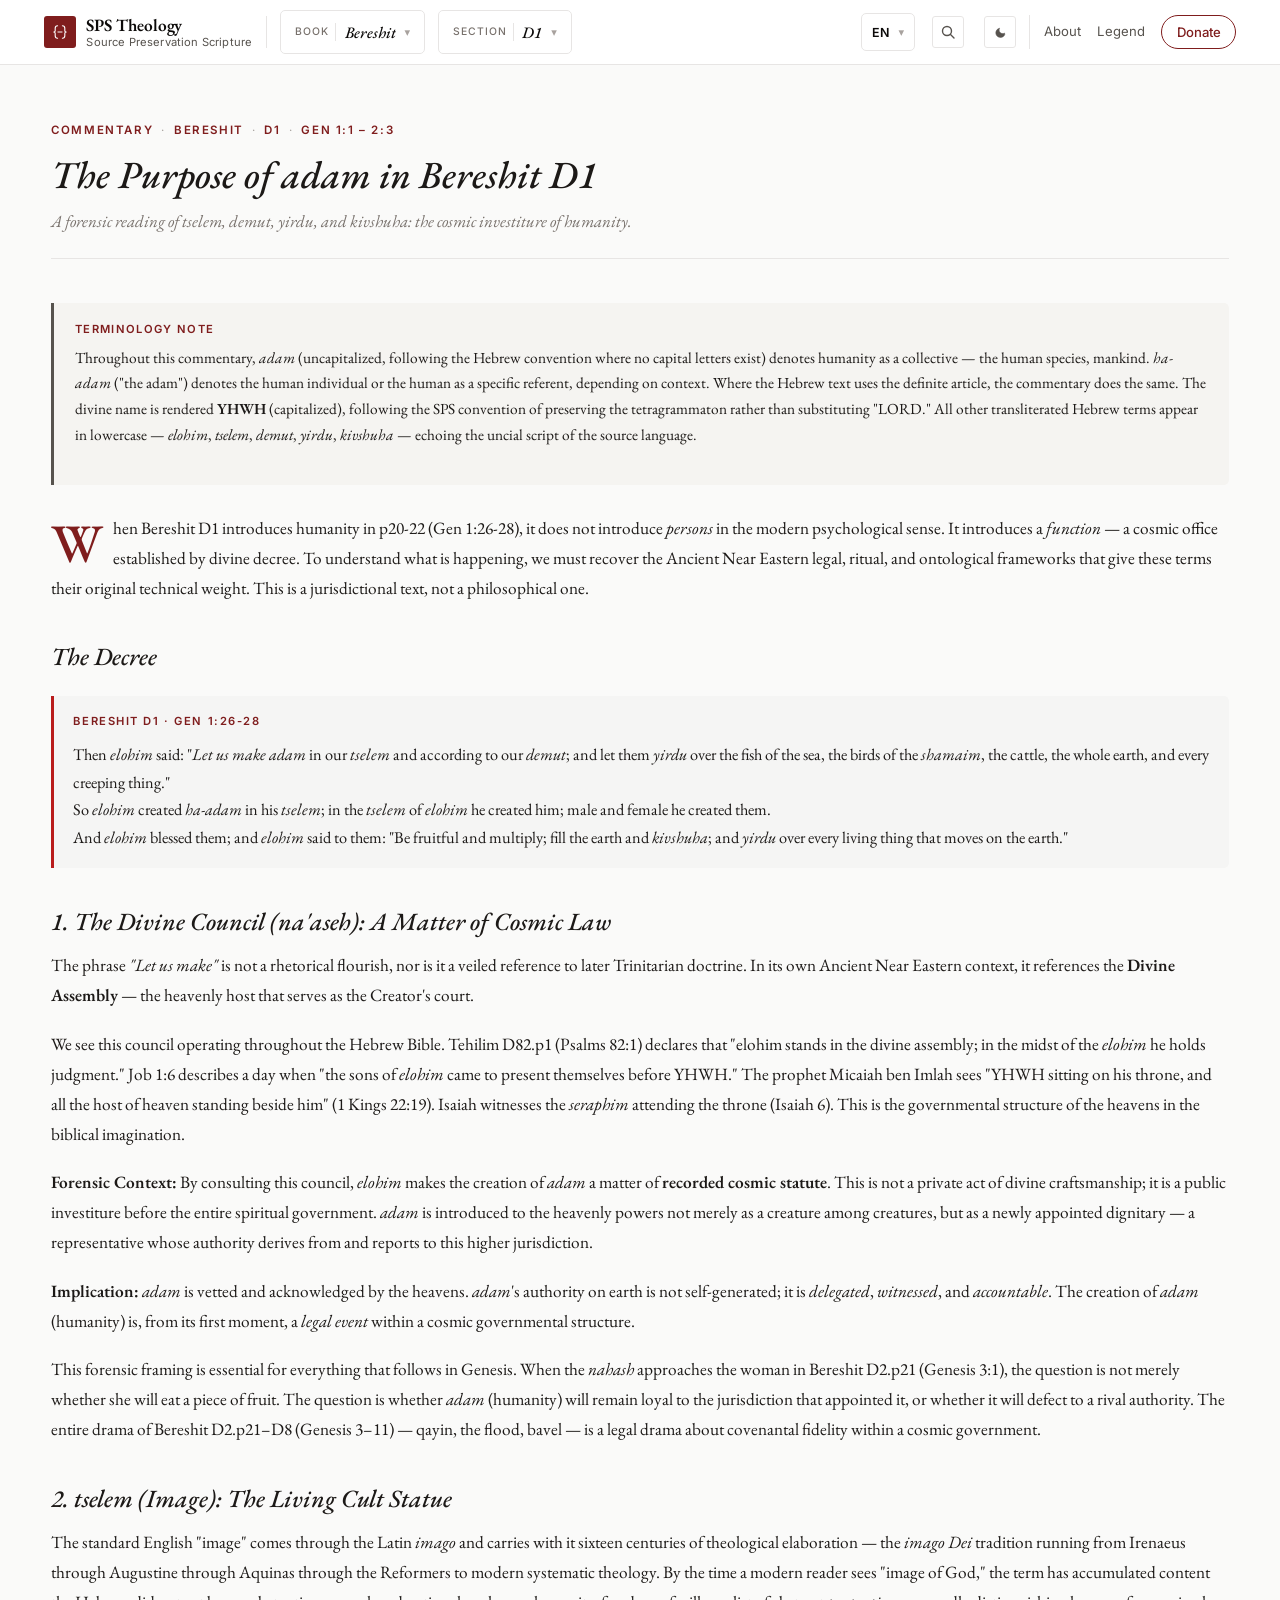
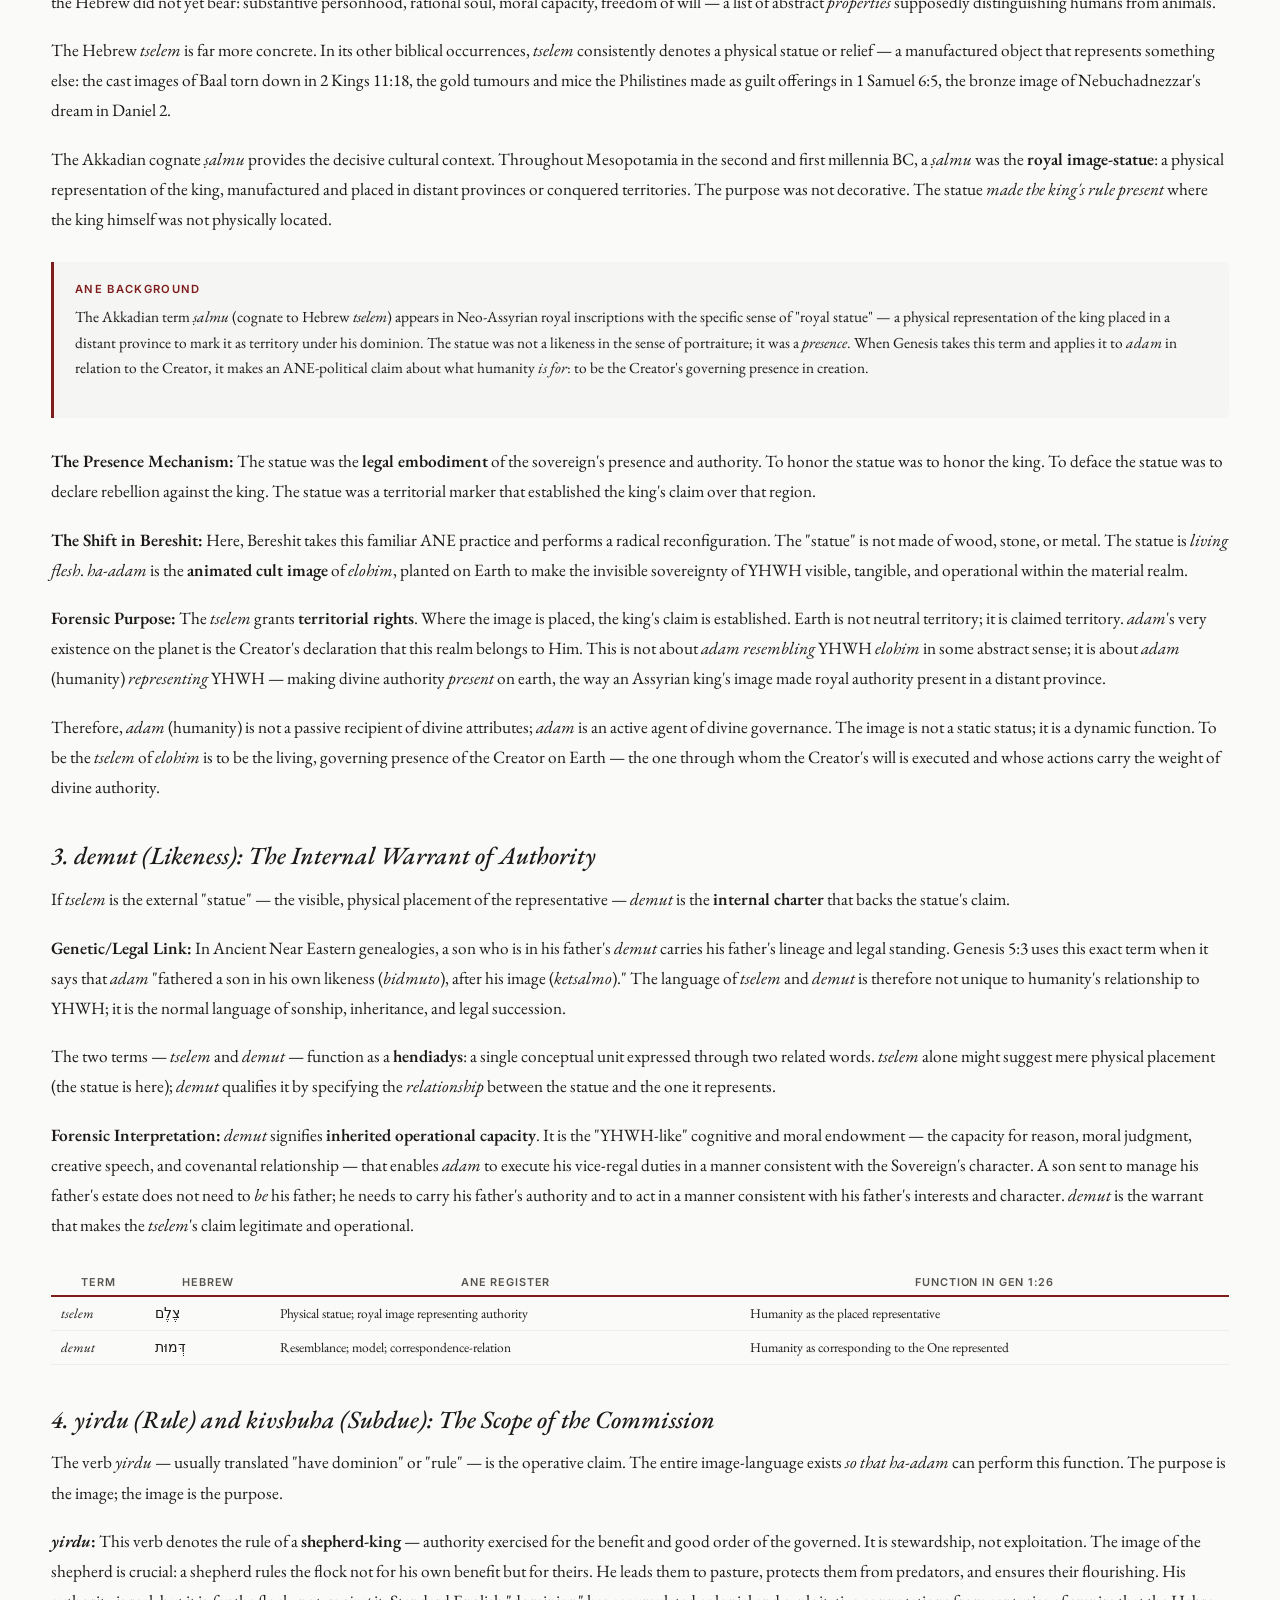
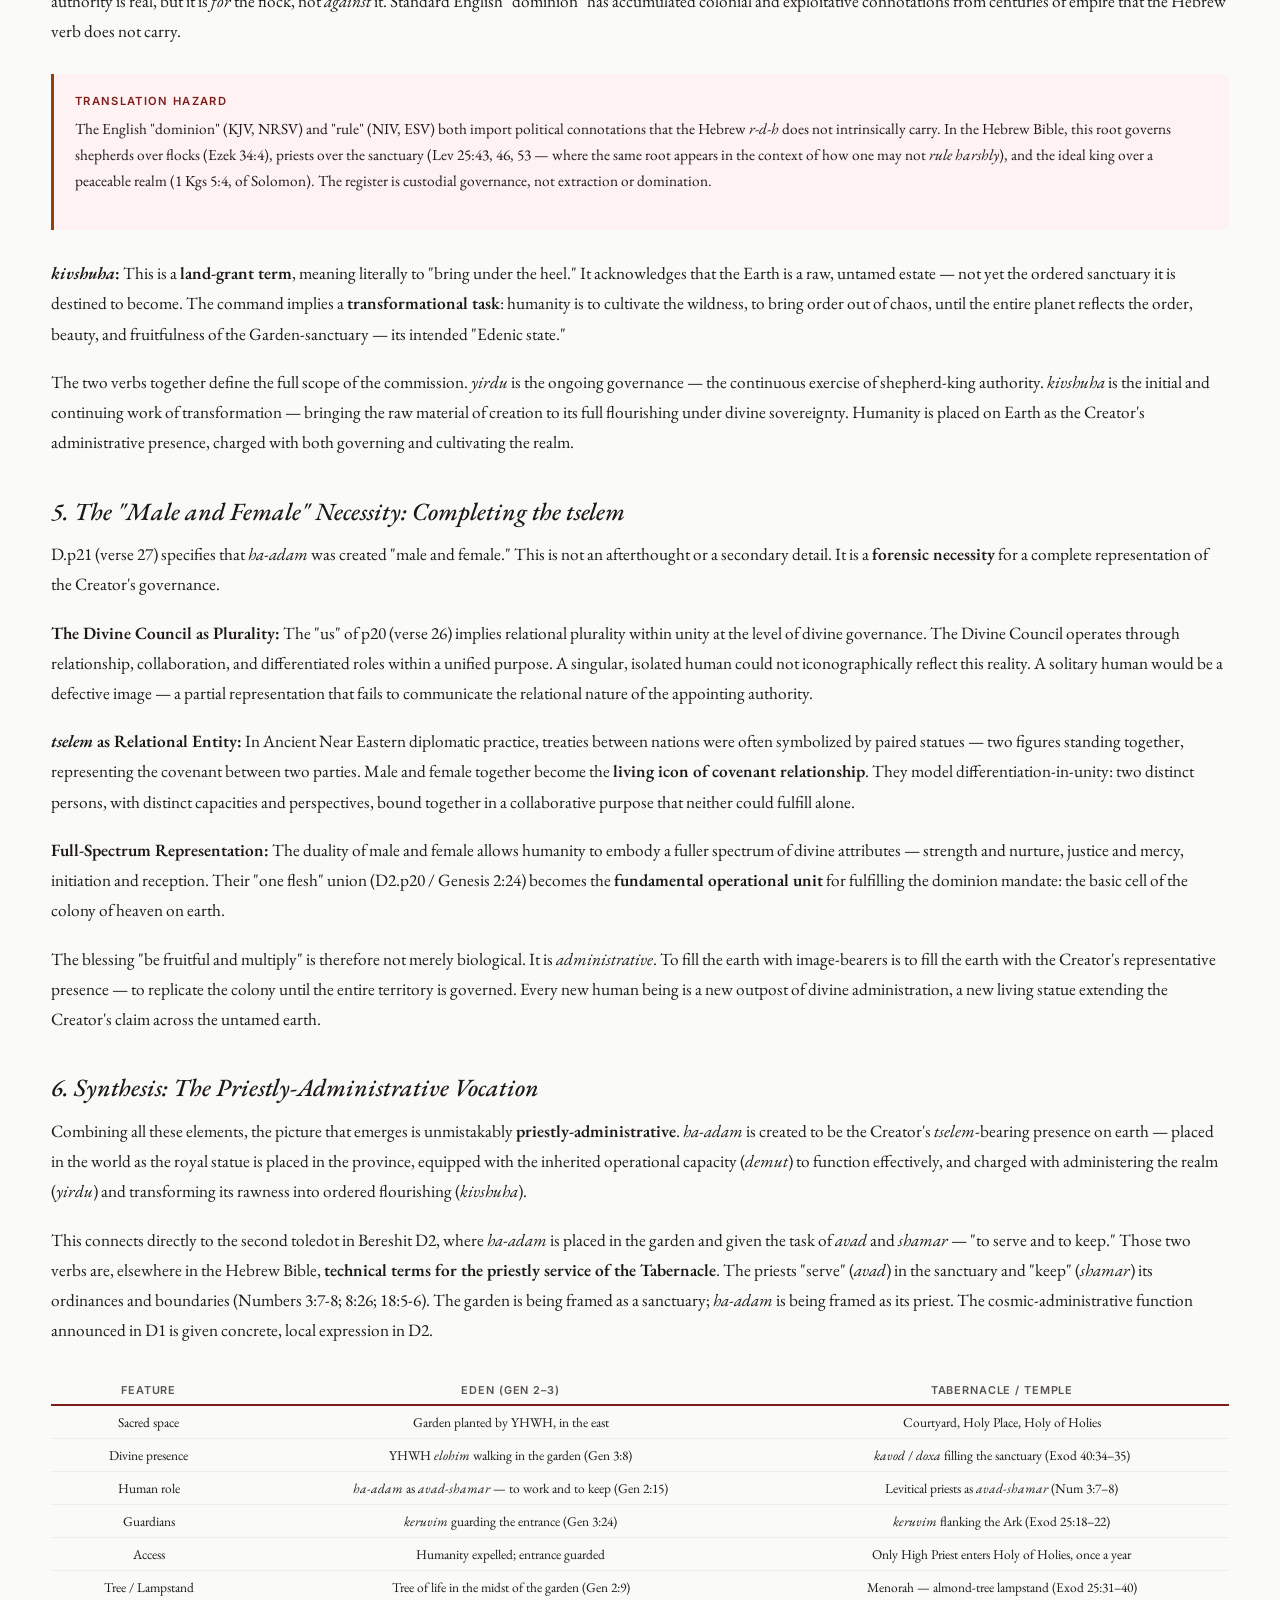
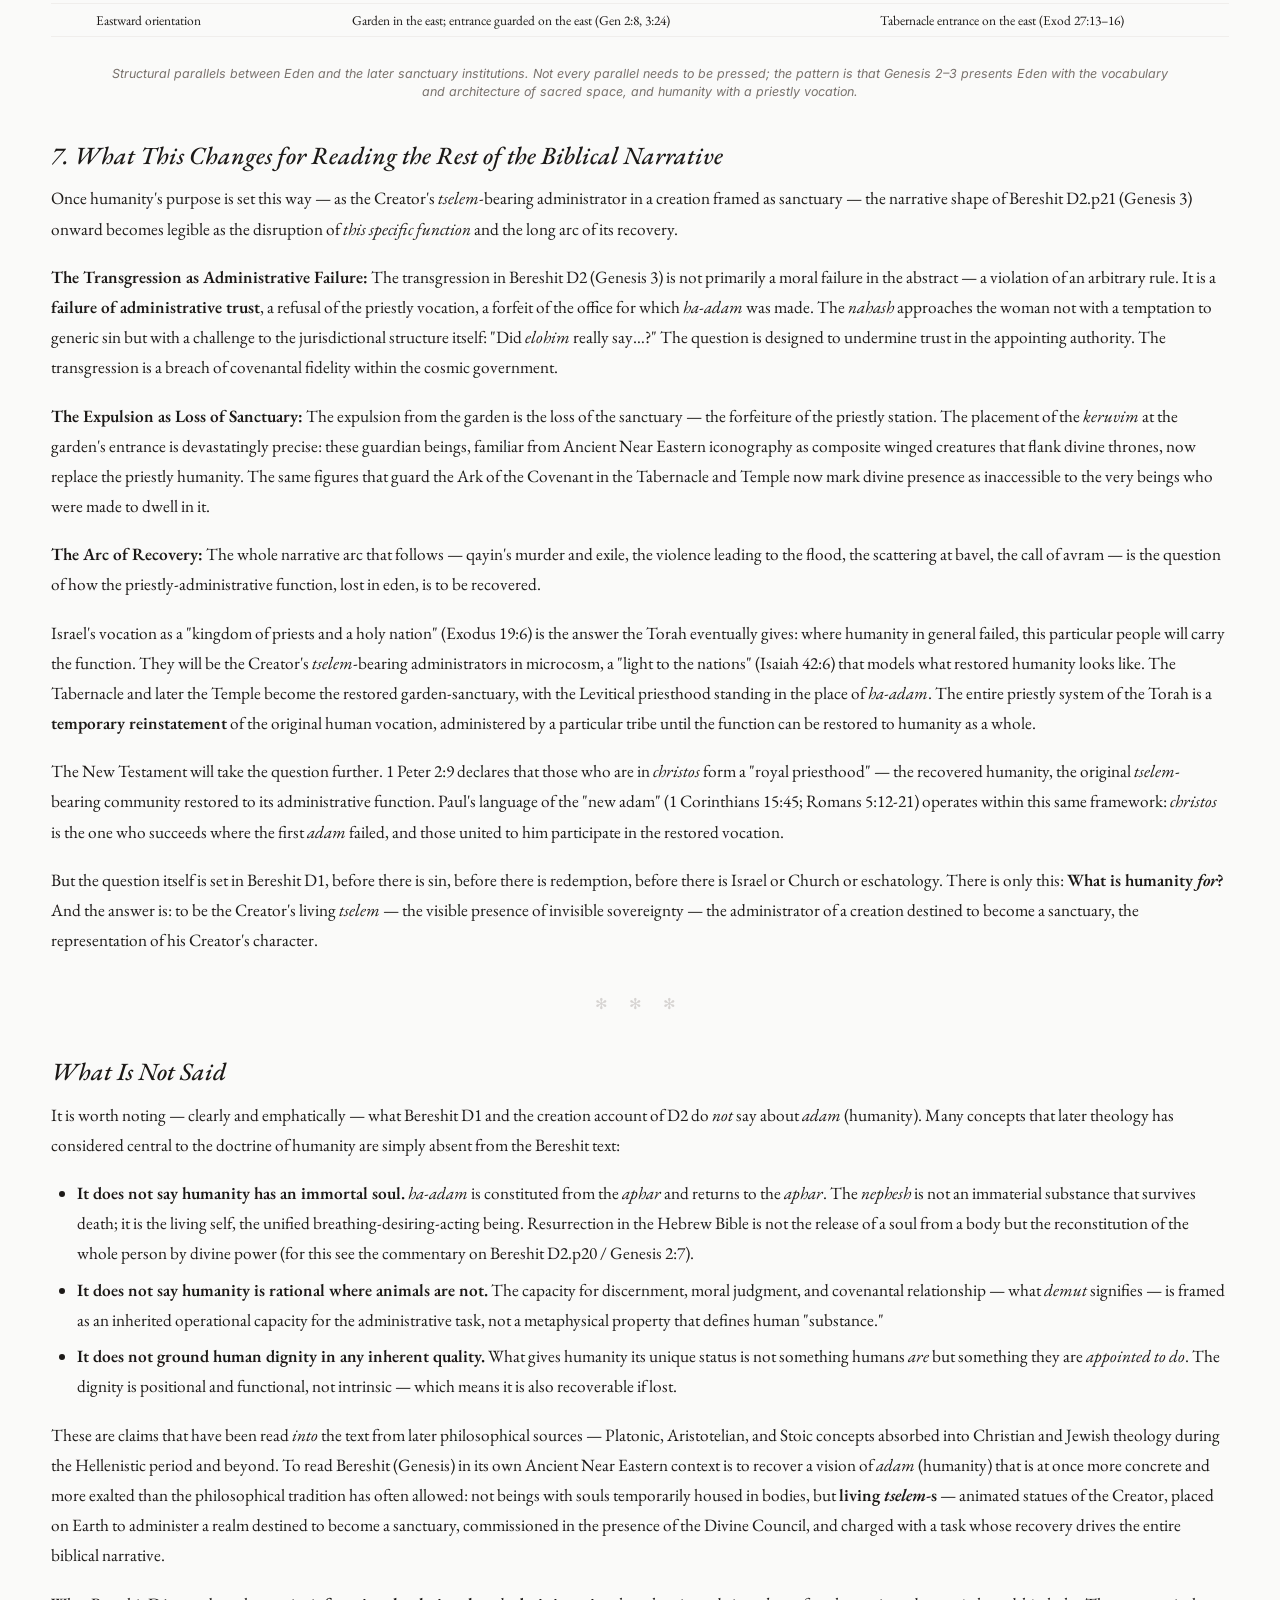
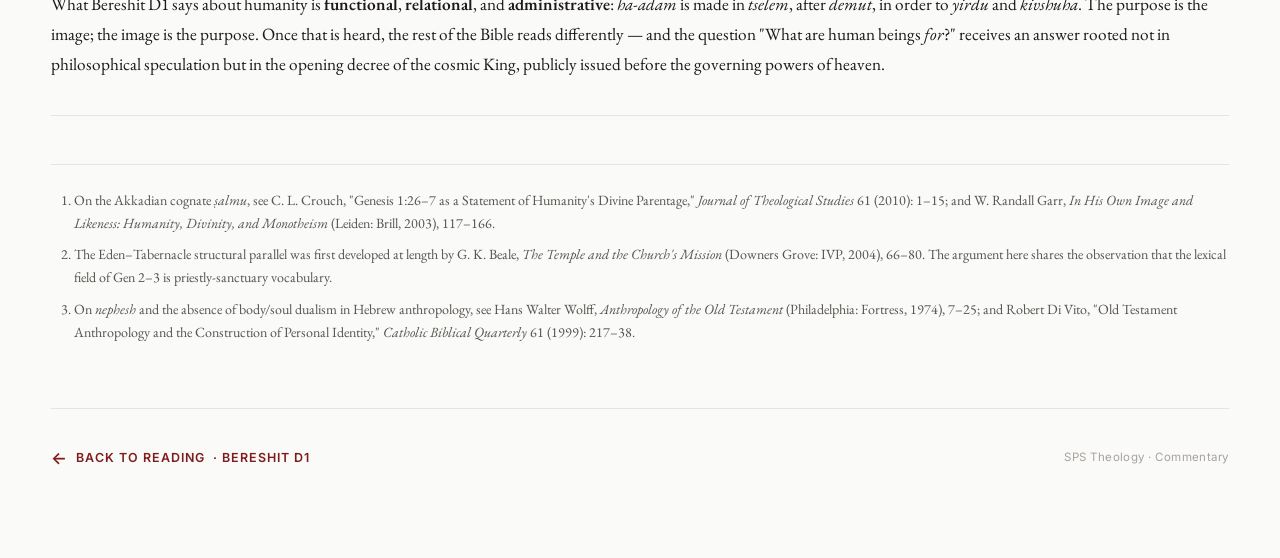
<file: commentaries/bereshit/D1/purpose-of-adam.html>
<!DOCTYPE html>
<html lang="en">

<head>
  <meta charset="UTF-8">
  <meta name="viewport" content="width=device-width, initial-scale=1.0">
  <title>The purpose of adam in Bereshit D1 · SPS Theology</title>
  <meta name="description"
    content="A commentary on the purpose of ha-adam in Bereshit D1, attending to tselem, demut, and yirdu.">

  <link rel="icon" type="image/svg+xml" href="../../../favicon.svg">

  <link rel="preconnect" href="https://fonts.googleapis.com">
  <link rel="preconnect" href="https://fonts.gstatic.com" crossorigin>
  <link
    href="https://fonts.googleapis.com/css2?family=EB+Garamond:ital,wght@0,400;0,500;0,600;0,700;1,400;1,500&family=Inter:wght@400;500;600&family=JetBrains+Mono:wght@400;500&display=swap"
    rel="stylesheet">

  <link rel="stylesheet" href="../../../css/styles.css">
  <script>(function(){try{var t=localStorage.getItem('sps:theme');if(t!=='light'&&t!=='dark'&&t!=='warm'){t='light';}document.documentElement.setAttribute('data-theme',t);}catch(e){}})();</script>

</head>

<body data-page-type="commentary" data-book="bereshit" data-section="D1">

  <nav class="topnav" id="topnav">
    <div class="topnav-inner">

      <!-- Brand -->
      <a class="nav-brand" href="#" onclick="event.preventDefault();">
        <span class="nav-brand-logo" aria-hidden="true">
          <svg viewBox="0 0 32 32" xmlns="http://www.w3.org/2000/svg" focusable="false">
            <!-- Left brace -->
            <path d="M 12.5 7
                   C 9.8 7 9.0 8.2 9.0 10.5
                   L 9.0 14
                   C 9.0 15.4 8.4 16 7.0 16
                   C 8.4 16 9.0 16.6 9.0 18
                   L 9.0 21.5
                   C 9.0 23.8 9.8 25 12.5 25" fill="none" stroke="currentColor" stroke-width="1.6"
              stroke-linecap="round" stroke-linejoin="round" />
            <!-- Em-dash -->
            <line x1="13" y1="16" x2="19" y2="16" stroke="currentColor" stroke-width="1.4" stroke-linecap="round" />
            <!-- Right brace -->
            <path d="M 19.5 7
                   C 22.2 7 23.0 8.2 23.0 10.5
                   L 23.0 14
                   C 23.0 15.4 23.6 16 25.0 16
                   C 23.6 16 23.0 16.6 23.0 18
                   L 23.0 21.5
                   C 23.0 23.8 22.2 25 19.5 25" fill="none" stroke="currentColor" stroke-width="1.6"
              stroke-linecap="round" stroke-linejoin="round" />
          </svg>
        </span>
        <span class="nav-brand-text">
          <span class="nav-brand-name">SPS Theology</span>
          <span class="nav-brand-mark" data-i18n="brand_tagline">Source Preservation Scripture</span>
        </span>
      </a>

      <!-- Book selector -->
      <div class="selector-wrap" id="book-selector-wrap">
        <button class="selector-btn" id="book-selector-btn" type="button" aria-haspopup="listbox" aria-expanded="false">
          <span class="selector-btn-eyebrow" data-i18n="selector_book">Book</span>
          <span class="selector-btn-value" id="book-selector-value">—</span>
          <span class="selector-btn-arrow" aria-hidden="true">▾</span>
        </button>
        <div class="selector-dropdown" id="book-selector-dropdown" role="listbox">
          <div class="dropdown-header" data-i18n="dropdown_select_book">Select a book</div>
          <ul class="dropdown-list" id="book-list"></ul>
        </div>
      </div>

      <!-- Chapter (toledot) selector -->
      <div class="selector-wrap" id="chapter-selector-wrap">
        <button class="selector-btn" id="chapter-selector-btn" type="button" aria-haspopup="listbox"
          aria-expanded="false">
          <span class="selector-btn-eyebrow" data-i18n="selector_chapter">Section</span>
          <span class="selector-btn-value" id="chapter-selector-value">—</span>
          <span class="selector-btn-arrow" aria-hidden="true">▾</span>
        </button>
        <div class="selector-dropdown selector-dropdown-wide" id="chapter-selector-dropdown" role="listbox">
          <div class="dropdown-header" id="chapter-dropdown-header">—</div>
          <ul class="dropdown-list" id="chapter-list"></ul>
        </div>
      </div>

      <!-- Spacer -->
      <div class="nav-spacer"></div>

      <!-- Language selector -->
      <div class="selector-wrap selector-compact" id="lang-selector-wrap">
        <button class="selector-btn selector-btn-mini" id="lang-selector-btn" type="button" aria-haspopup="listbox"
          aria-expanded="false">
          <span class="selector-btn-value" id="lang-selector-value">EN</span>
          <span class="selector-btn-arrow" aria-hidden="true">▾</span>
        </button>
        <div class="selector-dropdown selector-dropdown-mini" id="lang-selector-dropdown" role="listbox">
          <ul class="dropdown-list" id="lang-list"></ul>
        </div>
      </div>

      <!-- Add this inside .topnav-inner, between the language selector and the theme toggle -->
      <button id="search-toggle" class="search-toggle" type="button" aria-label="Search">
        <svg viewBox="0 0 16 16" xmlns="http://www.w3.org/2000/svg" aria-hidden="true" focusable="false">
          <circle cx="7" cy="7" r="4.5" fill="none" stroke="currentColor" stroke-width="1.4" />
          <line x1="10.5" y1="10.5" x2="14" y2="14" stroke="currentColor" stroke-width="1.4" stroke-linecap="round" />
        </svg>
      </button>

      <!-- Quick links -->
      <button id="theme-toggle" class="theme-toggle" type="button" aria-label="Toggle theme">
        <!-- Light icon (shown in dark mode — clicking goes to warm) -->
        <svg class="icon-light" viewBox="0 0 16 16" xmlns="http://www.w3.org/2000/svg" aria-hidden="true"
          focusable="false">
          <circle cx="8" cy="8" r="3" fill="currentColor" />
          <g stroke="currentColor" stroke-width="1.4" stroke-linecap="round">
            <line x1="8" y1="1.5" x2="8" y2="3" />
            <line x1="8" y1="13" x2="8" y2="14.5" />
            <line x1="1.5" y1="8" x2="3" y2="8" />
            <line x1="13" y1="8" x2="14.5" y2="8" />
            <line x1="3.4" y1="3.4" x2="4.4" y2="4.4" />
            <line x1="11.6" y1="11.6" x2="12.6" y2="12.6" />
            <line x1="3.4" y1="12.6" x2="4.4" y2="11.6" />
            <line x1="11.6" y1="4.4" x2="12.6" y2="3.4" />
          </g>
        </svg>
        <!-- Dark icon (shown in light mode — clicking goes to dark) -->
        <svg class="icon-dark" viewBox="0 0 16 16" xmlns="http://www.w3.org/2000/svg" aria-hidden="true"
          focusable="false">
          <path
            d="M 12.5 9 C 12.0 9.4 11.4 9.6 10.7 9.6 C 8.7 9.6 7.1 8.0 7.1 6.0 C 7.1 5.3 7.3 4.7 7.7 4.2 C 5.5 4.6 3.8 6.5 3.8 8.8 C 3.8 11.4 5.9 13.5 8.5 13.5 C 10.5 13.5 12.2 12.2 12.8 10.4 C 12.7 9.9 12.6 9.4 12.5 9 Z"
            fill="currentColor" stroke="currentColor" stroke-width="0.5" stroke-linejoin="round" />
        </svg>
        <!-- Warm icon (shown in dark mode — clicking goes to light) -->
        <svg class="icon-warm" viewBox="0 0 16 16" xmlns="http://www.w3.org/2000/svg" aria-hidden="true"
          focusable="false">
          <circle cx="8" cy="8" r="5" fill="currentColor" opacity="0.5" />
          <circle cx="8" cy="8" r="3" fill="currentColor" />
        </svg>
      </button>
      <div class="nav-links">
        <a class="nav-link" href="../../../about.html" data-i18n="nav_about">About</a>
        <a class="nav-link" href="../../../legend.html" data-i18n="nav_legend">Legend</a>
        <a class="nav-link-support" href="https://ko-fi.com/spstheology" target="_blank" rel="noopener" title="Support this project">Donate</a>
      </div>
    </div>
  </nav>

  <main class="main" id="main" role="main">

    <header class="page-header">
      <div class="page-eyebrow">
        <span data-i18n="page_commentary_eyebrow">Commentary</span>
        <span class="page-eyebrow-sep">·</span>
        <span>Bereshit</span>
        <span class="page-eyebrow-sep">·</span>
        <span>D1</span>
        <span class="page-eyebrow-sep">·</span>
        <span>Gen 1:1 – 2:3</span>
      </div>
      <h1 class="page-title">The Purpose of adam in Bereshit D1</h1>
      <p class="page-sub">A forensic reading of <em>tselem</em>, <em>demut</em>, <em>yirdu</em>, and <em>kivshuha</em>:
        the cosmic investiture of humanity.</p>
    </header>

    <article class="page-body">

      <div class="callout info">
        <div class="callout-title">Terminology note</div>
        <p>Throughout this commentary, <em>adam</em> (uncapitalized, following the Hebrew convention where no capital
          letters exist) denotes humanity as a collective — the human species, mankind. <em>ha-adam</em> ("the adam")
          denotes the human individual or the human as a specific referent, depending on context. Where the Hebrew text
          uses the definite article, the commentary does the same. The divine name is rendered <strong>YHWH</strong>
          (capitalized), following the SPS convention of preserving the tetragrammaton rather than substituting "LORD."
          All other transliterated Hebrew terms appear in lowercase — <em>elohim</em>, <em>tselem</em>,
          <em>demut</em>, <em>yirdu</em>, <em>kivshuha</em> — echoing the uncial script of the source language.
        </p>
      </div>

      <p class="page-body-lead">When Bereshit D1 introduces humanity in p20-22 (Gen 1:26-28), it does not introduce
        <em>persons</em> in the modern psychological sense. It introduces a <em>function</em> — a cosmic office
        established by divine decree. To understand what is happening, we must recover the Ancient Near Eastern legal,
        ritual, and ontological frameworks that give these terms their original technical weight. This is a
        jurisdictional text, not a philosophical one.
      </p>

      <h2>The Decree</h2>

      <div class="verse-cite">
        <span class="verse-cite-ref">Bereshit D1 · Gen 1:26-28</span>
        Then <em>elohim</em> said: "<em>Let us make adam</em> in our <em>tselem</em> and according to our
        <em>demut</em>; and let them <em>yirdu</em> over the fish of the sea, the birds of the <em>shamaim</em>, the
        cattle, the whole earth, and every creeping thing."<br>
        So <em>elohim</em> created <em>ha-adam</em> in his <em>tselem</em>; in the <em>tselem</em> of <em>elohim</em> he
        created him; male and female he created them.<br>
        And <em>elohim</em> blessed them; and <em>elohim</em> said to them: "Be fruitful and multiply; fill the earth
        and <em>kivshuha</em>; and <em>yirdu</em> over every living thing that moves on the earth."
      </div>

      <h2>1. The Divine Council (<em>na'aseh</em>): A Matter of Cosmic Law</h2>

      <p>The phrase <em>"Let us make"</em> is not a rhetorical flourish, nor is it a veiled reference to later
        Trinitarian doctrine. In its own Ancient Near Eastern context, it references the <strong>Divine
          Assembly</strong> — the heavenly host that serves as the Creator's court.</p>

      <p>We see this council operating throughout the Hebrew Bible. Tehilim D82.p1 (Psalms 82:1) declares that "elohim
        stands in the divine assembly; in the midst of the <em>elohim</em> he holds judgment." Job 1:6 describes a day
        when "the sons of <em>elohim</em> came to present themselves before YHWH." The prophet Micaiah ben Imlah sees
        "YHWH sitting on his throne, and all the host of heaven standing beside him" (1 Kings 22:19). Isaiah witnesses
        the <em>seraphim</em> attending the throne (Isaiah 6). This is the governmental structure of the heavens in the
        biblical imagination.</p>

      <p><strong>Forensic Context:</strong> By consulting this council, <em>elohim</em> makes the creation of
        <em>adam</em> a matter of <strong>recorded cosmic statute</strong>. This is not a private act of divine
        craftsmanship; it is a public investiture before the entire spiritual government. <em>adam</em> is introduced
        to the heavenly powers not merely as a creature among creatures, but as a newly appointed dignitary — a
        representative whose authority derives from and reports to this higher jurisdiction.
      </p>

      <p><strong>Implication:</strong> <em>adam</em> is vetted and acknowledged by the heavens. <em>adam</em>'s
        authority on earth is not self-generated; it is <em>delegated</em>, <em>witnessed</em>, and
        <em>accountable</em>. The creation of <em>adam</em> (humanity) is, from its first moment, a <em>legal
          event</em> within a cosmic governmental structure.
      </p>

      <p>This forensic framing is essential for everything that follows in Genesis. When the <em>nahash</em> approaches
        the woman in Bereshit D2.p21 (Genesis 3:1), the question is not merely whether she will eat a piece of fruit.
        The question is whether <em>adam</em> (humanity) will remain loyal to the jurisdiction that appointed it, or
        whether it will defect to a rival authority. The entire drama of Bereshit D2.p21–D8 (Genesis 3–11) — qayin,
        the flood, bavel — is a legal drama about covenantal fidelity within a cosmic government.</p>

      <h2>2. <em>tselem</em> (Image): The Living Cult Statue</h2>

      <p>The standard English "image" comes through the Latin <em>imago</em> and carries with it sixteen centuries of
        theological elaboration — the <em>imago Dei</em> tradition running from Irenaeus through Augustine through
        Aquinas through the Reformers to modern systematic theology. By the time a modern reader sees "image of God,"
        the term has accumulated content the Hebrew did not yet bear: substantive personhood, rational soul, moral
        capacity, freedom of will — a list of abstract <em>properties</em> supposedly distinguishing humans from
        animals.</p>

      <p>The Hebrew <em>tselem</em> is far more concrete. In its other biblical occurrences, <em>tselem</em>
        consistently denotes a physical statue or relief — a manufactured object that represents something else: the
        cast images of Baal torn down in 2 Kings 11:18, the gold tumours and mice the Philistines made as guilt
        offerings in 1 Samuel 6:5, the bronze image of Nebuchadnezzar's dream in Daniel 2.</p>

      <p>The Akkadian cognate <em>ṣalmu</em> provides the decisive cultural context. Throughout Mesopotamia in the
        second and first millennia BC, a <em>ṣalmu</em> was the <strong>royal image-statue</strong>: a physical
        representation of the king, manufactured and placed in distant provinces or conquered territories. The purpose
        was not decorative. The statue <em>made the king's rule present</em> where the king himself was not physically
        located.</p>

      <div class="callout">
        <div class="callout-title">ANE background</div>
        <p>The Akkadian term <em>ṣalmu</em> (cognate to Hebrew <em>tselem</em>) appears in Neo-Assyrian royal
          inscriptions with the specific sense of "royal statue" — a physical representation of the king placed in a
          distant province to mark it as territory under his dominion. The statue was not a likeness in the sense of
          portraiture; it was a <em>presence</em>. When Genesis takes this term and applies it to <em>adam</em> in
          relation to the Creator, it makes an ANE-political claim about what humanity <em>is for</em>: to be the
          Creator's governing presence in creation.</p>
      </div>

      <p><strong>The Presence Mechanism:</strong> The statue was the <strong>legal embodiment</strong> of the
        sovereign's presence and authority. To honor the statue was to honor the king. To deface the statue was to
        declare rebellion against the king. The statue was a territorial marker that established the king's claim over
        that region.</p>

      <p><strong>The Shift in Bereshit:</strong> Here, Bereshit takes this familiar ANE practice and performs a radical
        reconfiguration. The "statue" is not made of wood, stone, or metal. The statue is <em>living flesh</em>.
        <em>ha-adam</em> is the <strong>animated cult image</strong> of <em>elohim</em>, planted on Earth to make the
        invisible sovereignty of YHWH visible, tangible, and operational within the material realm.
      </p>

      <p><strong>Forensic Purpose:</strong> The <em>tselem</em> grants <strong>territorial rights</strong>. Where the
        image is placed, the king's claim is established. Earth is not neutral territory; it is claimed territory.
        <em>adam</em>'s very existence on the planet is the Creator's declaration that this realm belongs to Him. This
        is not about <em>adam</em> <em>resembling</em> YHWH <em>elohim</em> in some abstract sense; it is about
        <em>adam</em> (humanity) <em>representing</em> YHWH — making divine authority <em>present</em> on earth, the
        way an Assyrian king's image made royal authority present in a distant province.
      </p>

      <p>Therefore, <em>adam</em> (humanity) is not a passive recipient of divine attributes; <em>adam</em> is an active
        agent of divine governance. The image is not a static status; it is a dynamic function. To be the
        <em>tselem</em> of <em>elohim</em> is to be the living, governing presence of the Creator on Earth — the one
        through whom the Creator's will is executed and whose actions carry the weight of divine authority.
      </p>

      <h2>3. <em>demut</em> (Likeness): The Internal Warrant of Authority</h2>

      <p>If <em>tselem</em> is the external "statue" — the visible, physical placement of the representative —
        <em>demut</em> is the <strong>internal charter</strong> that backs the statue's claim.
      </p>

      <p><strong>Genetic/Legal Link:</strong> In Ancient Near Eastern genealogies, a son who is in his father's
        <em>demut</em> carries his father's lineage and legal standing. Genesis 5:3 uses this exact term when it says
        that <em>adam</em> "fathered a son in his own likeness (<em>bidmuto</em>), after his image
        (<em>ketsalmo</em>)." The language of <em>tselem</em> and <em>demut</em> is therefore not unique to humanity's
        relationship to YHWH; it is the normal language of sonship, inheritance, and legal succession.
      </p>

      <p>The two terms — <em>tselem</em> and <em>demut</em> — function as a <strong>hendiadys</strong>: a single
        conceptual unit expressed through two related words. <em>tselem</em> alone might suggest mere physical
        placement (the statue is here); <em>demut</em> qualifies it by specifying the <em>relationship</em> between
        the statue and the one it represents.</p>

      <p><strong>Forensic Interpretation:</strong> <em>demut</em> signifies <strong>inherited operational
          capacity</strong>. It is the "YHWH-like" cognitive and moral endowment — the capacity for reason, moral
        judgment, creative speech, and covenantal relationship — that enables <em>adam</em> to execute his vice-regal
        duties in a manner consistent with the Sovereign's character. A son sent to manage his father's estate does
        not need to <em>be</em> his father; he needs to carry his father's authority and to act in a manner consistent
        with his father's interests and character. <em>demut</em> is the warrant that makes the <em>tselem</em>'s
        claim legitimate and operational.</p>

      <div class="table-wrap">
        <table class="compact responsive-card">
          <thead>
            <tr>
              <th class="center">Term</th>
              <th class="center">Hebrew</th>
              <th class="center">ANE register</th>
              <th class="center">Function in Gen 1:26</th>
            </tr>
          </thead>
          <tbody>
            <tr>
              <td data-label="Term"><em>tselem</em></td>
              <td data-label="Hebrew"><span class="heb">צֶלֶם</span></td>
              <td data-label="ANE register">Physical statue; royal image representing authority</td>
              <td data-label="Function">Humanity as the placed representative</td>
            </tr>
            <tr>
              <td data-label="Term"><em>demut</em></td>
              <td data-label="Hebrew"><span class="heb">דְּמוּת</span></td>
              <td data-label="ANE register">Resemblance; model; correspondence-relation</td>
              <td data-label="Function">Humanity as corresponding to the One represented</td>
            </tr>
          </tbody>
        </table>
      </div>

      <h2>4. <em>yirdu</em> (Rule) and <em>kivshuha</em> (Subdue): The Scope of the Commission</h2>

      <p>The verb <em>yirdu</em> — usually translated "have dominion" or "rule" — is the operative claim. The entire
        image-language exists <em>so that</em> <em>ha-adam</em> can perform this function. The purpose is the image;
        the image is the purpose.</p>

      <p><strong><em>yirdu</em>:</strong> This verb denotes the rule of a <strong>shepherd-king</strong> — authority
        exercised for the benefit and good order of the governed. It is stewardship, not exploitation. The image of
        the shepherd is crucial: a shepherd rules the flock not for his own benefit but for theirs. He leads them to
        pasture, protects them from predators, and ensures their flourishing. His authority is real, but it is
        <em>for</em> the flock, not <em>against</em> it. Standard English "dominion" has accumulated colonial and
        exploitative connotations from centuries of empire that the Hebrew verb does not carry.
      </p>

      <div class="callout warning">
        <div class="callout-title">Translation hazard</div>
        <p>The English "dominion" (KJV, NRSV) and "rule" (NIV, ESV) both import political connotations that the Hebrew
          <em>r-d-h</em> does not intrinsically carry. In the Hebrew Bible, this root governs shepherds over flocks
          (Ezek 34:4), priests over the sanctuary (Lev 25:43, 46, 53 — where the same root appears in the context of
          how one may not <em>rule harshly</em>), and the ideal king over a peaceable realm (1 Kgs 5:4, of Solomon).
          The register is custodial governance, not extraction or domination.
        </p>
      </div>

      <p><strong><em>kivshuha</em>:</strong> This is a <strong>land-grant term</strong>, meaning literally to "bring
        under the heel." It acknowledges that the Earth is a raw, untamed estate — not yet the ordered sanctuary it is
        destined to become. The command implies a <strong>transformational task</strong>: humanity is to cultivate the
        wildness, to bring order out of chaos, until the entire planet reflects the order, beauty, and fruitfulness of
        the Garden-sanctuary — its intended "Edenic state."</p>

      <p>The two verbs together define the full scope of the commission. <em>yirdu</em> is the ongoing governance — the
        continuous exercise of shepherd-king authority. <em>kivshuha</em> is the initial and continuing work of
        transformation — bringing the raw material of creation to its full flourishing under divine sovereignty.
        Humanity is placed on Earth as the Creator's administrative presence, charged with both governing and
        cultivating the realm.</p>

      <h2>5. The "Male and Female" Necessity: Completing the <em>tselem</em></h2>

      <p>D.p21 (verse 27) specifies that <em>ha-adam</em> was created "male and female." This is not an afterthought or
        a secondary detail. It is a <strong>forensic necessity</strong> for a complete representation of the Creator's
        governance.</p>

      <p><strong>The Divine Council as Plurality:</strong> The "us" of p20 (verse 26) implies relational plurality
        within unity at the level of divine governance. The Divine Council operates through relationship,
        collaboration, and differentiated roles within a unified purpose. A singular, isolated human could not
        iconographically reflect this reality. A solitary human would be a defective image — a partial representation
        that fails to communicate the relational nature of the appointing authority.</p>

      <p><strong><em>tselem</em> as Relational Entity:</strong> In Ancient Near Eastern diplomatic practice, treaties
        between nations were often symbolized by paired statues — two figures standing together, representing the
        covenant between two parties. Male and female together become the <strong>living icon of covenant
          relationship</strong>. They model differentiation-in-unity: two distinct persons, with distinct capacities
        and perspectives, bound together in a collaborative purpose that neither could fulfill alone.</p>

      <p><strong>Full-Spectrum Representation:</strong> The duality of male and female allows humanity to embody a
        fuller spectrum of divine attributes — strength and nurture, justice and mercy, initiation and reception. Their
        "one flesh" union (D2.p20 / Genesis 2:24) becomes the <strong>fundamental operational unit</strong> for
        fulfilling the dominion mandate: the basic cell of the colony of heaven on earth.</p>

      <p>The blessing "be fruitful and multiply" is therefore not merely biological. It is <em>administrative</em>. To
        fill the earth with image-bearers is to fill the earth with the Creator's representative presence — to
        replicate the colony until the entire territory is governed. Every new human being is a new outpost of divine
        administration, a new living statue extending the Creator's claim across the untamed earth.</p>

      <h2>6. Synthesis: The Priestly-Administrative Vocation</h2>

      <p>Combining all these elements, the picture that emerges is unmistakably
        <strong>priestly-administrative</strong>.
        <em>ha-adam</em> is created to be the Creator's <em>tselem</em>-bearing presence on earth — placed in the
        world as the royal statue is placed in the province, equipped with the inherited operational capacity
        (<em>demut</em>) to function effectively, and charged with administering the realm (<em>yirdu</em>) and
        transforming its rawness into ordered flourishing (<em>kivshuha</em>).
      </p>

      <p>This connects directly to the second toledot in Bereshit D2, where <em>ha-adam</em> is placed in the garden and
        given the task of <em>avad</em> and <em>shamar</em> — "to serve and to keep." Those two verbs are, elsewhere
        in the Hebrew Bible, <strong>technical terms for the priestly service of the Tabernacle</strong>. The priests
        "serve" (<em>avad</em>) in the sanctuary and "keep" (<em>shamar</em>) its ordinances and boundaries (Numbers
        3:7-8; 8:26; 18:5-6). The garden is being framed as a sanctuary; <em>ha-adam</em> is being framed as its
        priest. The cosmic-administrative function announced in D1 is given concrete, local expression in D2.</p>

      <!-- Eden–Tabernacle structural parallels -->
      <figure>
        <div class="table-wrap">
          <table class="compact responsive-card">
            <thead>
              <tr>
                <th class="center">Feature</th>
                <th class="center">Eden (Gen 2–3)</th>
                <th class="center">Tabernacle / Temple</th>
              </tr>
            </thead>
            <tbody>
              <tr>
                <td data-label="Feature">Sacred space</td>
                <td data-label="Eden">Garden planted by YHWH, in the east</td>
                <td data-label="Tabernacle / Temple">Courtyard, Holy Place, Holy of Holies</td>
              </tr>
              <tr>
                <td data-label="Feature">Divine presence</td>
                <td data-label="Eden">YHWH <em>elohim</em> walking in the garden (Gen 3:8)</td>
                <td data-label="Tabernacle / Temple"><em>kavod</em> / <em>doxa</em> filling the sanctuary (Exod
                  40:34–35)</td>
              </tr>
              <tr>
                <td data-label="Feature">Human role</td>
                <td data-label="Eden"><em>ha-adam</em> as <em>avad-shamar</em> — to work and to keep (Gen 2:15)</td>
                <td data-label="Tabernacle / Temple">Levitical priests as <em>avad-shamar</em> (Num 3:7–8)</td>
              </tr>
              <tr>
                <td data-label="Feature">Guardians</td>
                <td data-label="Eden"><em>keruvim</em> guarding the entrance (Gen 3:24)</td>
                <td data-label="Tabernacle / Temple"><em>keruvim</em> flanking the Ark (Exod 25:18–22)</td>
              </tr>
              <tr>
                <td data-label="Feature">Access</td>
                <td data-label="Eden">Humanity expelled; entrance guarded</td>
                <td data-label="Tabernacle / Temple">Only High Priest enters Holy of Holies, once a year</td>
              </tr>
              <tr>
                <td data-label="Feature">Tree / Lampstand</td>
                <td data-label="Eden">Tree of life in the midst of the garden (Gen 2:9)</td>
                <td data-label="Tabernacle / Temple">Menorah — almond-tree lampstand (Exod 25:31–40)</td>
              </tr>
              <tr>
                <td data-label="Feature">Eastward orientation</td>
                <td data-label="Eden">Garden in the east; entrance guarded on the east (Gen 2:8, 3:24)</td>
                <td data-label="Tabernacle / Temple">Tabernacle entrance on the east (Exod 27:13–16)</td>
              </tr>
            </tbody>
          </table>
        </div>
        <figcaption>Structural parallels between Eden and the later sanctuary institutions. Not every parallel needs to
          be pressed; the pattern is that Genesis 2–3 presents Eden with the vocabulary and architecture of sacred
          space, and humanity with a priestly vocation.</figcaption>
      </figure>

      <h2>7. What This Changes for Reading the Rest of the Biblical Narrative</h2>

      <p>Once humanity's purpose is set this way — as the Creator's <em>tselem</em>-bearing administrator in a creation
        framed as sanctuary — the narrative shape of Bereshit D2.p21 (Genesis 3) onward becomes legible as the
        disruption of <em>this specific function</em> and the long arc of its recovery.</p>

      <p><strong>The Transgression as Administrative Failure:</strong> The transgression in Bereshit D2 (Genesis 3) is
        not primarily a moral failure in the abstract — a violation of an arbitrary rule. It is a <strong>failure of
          administrative trust</strong>, a refusal of the priestly vocation, a forfeit of the office for which
        <em>ha-adam</em> was made. The <em>nahash</em> approaches the woman not with a temptation to generic sin but
        with a challenge to the jurisdictional structure itself: "Did <em>elohim</em> really say…?" The question is
        designed to undermine trust in the appointing authority. The transgression is a breach of covenantal fidelity
        within the cosmic government.
      </p>

      <p><strong>The Expulsion as Loss of Sanctuary:</strong> The expulsion from the garden is the loss of the sanctuary
        — the forfeiture of the priestly station. The placement of the <em>keruvim</em> at the garden's entrance is
        devastatingly precise: these guardian beings, familiar from Ancient Near Eastern iconography as composite
        winged creatures that flank divine thrones, now replace the priestly humanity. The same figures that guard the
        Ark of the Covenant in the Tabernacle and Temple now mark divine presence as inaccessible to the very beings
        who were made to dwell in it.</p>

      <p><strong>The Arc of Recovery:</strong> The whole narrative arc that follows — qayin's murder and exile, the
        violence leading to the flood, the scattering at bavel, the call of avram — is the question of how the
        priestly-administrative function, lost in eden, is to be recovered.</p>

      <p>Israel's vocation as a "kingdom of priests and a holy nation" (Exodus 19:6) is the answer the Torah eventually
        gives: where humanity in general failed, this particular people will carry the function. They will be the
        Creator's <em>tselem</em>-bearing administrators in microcosm, a "light to the nations" (Isaiah 42:6) that
        models what restored humanity looks like. The Tabernacle and later the Temple become the restored
        garden-sanctuary, with the Levitical priesthood standing in the place of <em>ha-adam</em>. The entire priestly
        system of the Torah is a <strong>temporary reinstatement</strong> of the original human vocation, administered
        by a particular tribe until the function can be restored to humanity as a whole.</p>

      <p>The New Testament will take the question further. 1 Peter 2:9 declares that those who are in
        <em>christos</em> form a "royal priesthood" — the recovered humanity, the original <em>tselem</em>-bearing
        community restored to its administrative function. Paul's language of the "new adam" (1 Corinthians 15:45;
        Romans 5:12-21) operates within this same framework: <em>christos</em> is the one who succeeds where the first
        <em>adam</em> failed, and those united to him participate in the restored vocation.
      </p>

      <p>But the question itself is set in Bereshit D1, before there is sin, before there is redemption, before there is
        Israel or Church or eschatology. There is only this: <strong>What is humanity <em>for</em>?</strong> And the
        answer is: to be the Creator's living <em>tselem</em> — the visible presence of invisible sovereignty — the
        administrator of a creation destined to become a sanctuary, the representation of his Creator's character.</p>

      <div class="divider">✻ ✻ ✻</div>

      <h2>What Is <em>Not</em> Said</h2>

      <p>It is worth noting — clearly and emphatically — what Bereshit D1 and the creation account of D2 do
        <em>not</em> say about <em>adam</em> (humanity). Many concepts that later theology has considered central to
        the doctrine of humanity are simply absent from the Bereshit text:
      </p>

      <ul>
        <li><strong>It does not say humanity has an immortal soul.</strong> <em>ha-adam</em> is constituted from the
          <em>aphar</em> and returns to the <em>aphar</em>. The <em>nephesh</em> is not an immaterial substance that
          survives death; it is the living self, the unified breathing-desiring-acting being. Resurrection in the
          Hebrew Bible is not the release of a soul from a body but the reconstitution of the whole person by divine
          power (for this see the commentary on Bereshit D2.p20 / Genesis 2:7).
        </li>
        <li><strong>It does not say humanity is rational where animals are not.</strong> The capacity for discernment,
          moral judgment, and covenantal relationship — what <em>demut</em> signifies — is framed as an inherited
          operational capacity for the administrative task, not a metaphysical property that defines human
          "substance."</li>
        <li><strong>It does not ground human dignity in any inherent quality.</strong> What gives humanity its unique
          status is not something humans <em>are</em> but something they are <em>appointed to do</em>. The dignity is
          positional and functional, not intrinsic — which means it is also recoverable if lost.</li>
      </ul>

      <p>These are claims that have been read <em>into</em> the text from later philosophical sources — Platonic,
        Aristotelian, and Stoic concepts absorbed into Christian and Jewish theology during the Hellenistic period and
        beyond. To read Bereshit (Genesis) in its own Ancient Near Eastern context is to recover a vision of
        <em>adam</em> (humanity) that is at once more concrete and more exalted than the philosophical tradition has
        often allowed: not beings with souls temporarily housed in bodies, but <strong>living
          <em>tselem</em>-s</strong> — animated statues of the Creator, placed on Earth to administer a realm destined
        to become a sanctuary, commissioned in the presence of the Divine Council, and charged with a task whose
        recovery drives the entire biblical narrative.
      </p>

      <p>What Bereshit D1 says about humanity is <strong>functional</strong>, <strong>relational</strong>, and
        <strong>administrative</strong>: <em>ha-adam</em> is made in <em>tselem</em>, after <em>demut</em>, in order
        to <em>yirdu</em> and <em>kivshuha</em>. The purpose is the image; the image is the purpose. Once that is
        heard, the rest of the Bible reads differently — and the question "What are human beings <em>for</em>?"
        receives an answer rooted not in philosophical speculation but in the opening decree of the cosmic King,
        publicly issued before the governing powers of heaven.
      </p>

      <hr>

      <div class="footnotes">
        <ol>
          <li id="fn1">On the Akkadian cognate <em>ṣalmu</em>, see C. L. Crouch, "Genesis 1:26–7 as a Statement of
            Humanity's Divine Parentage," <em>Journal of Theological Studies</em> 61 (2010): 1–15; and W. Randall Garr,
            <em>In His Own Image and Likeness: Humanity, Divinity, and Monotheism</em> (Leiden: Brill, 2003), 117–166.
          </li>
          <li id="fn2">The Eden–Tabernacle structural parallel was first developed at length by G. K. Beale, <em>The
              Temple and the Church's Mission</em> (Downers Grove: IVP, 2004), 66–80. The argument here shares the
            observation that the lexical field of Gen 2–3 is priestly-sanctuary vocabulary.</li>
          <li id="fn3">On <em>nephesh</em> and the absence of body/soul dualism in Hebrew anthropology, see Hans
            Walter Wolff, <em>Anthropology of the Old Testament</em> (Philadelphia: Fortress, 1974), 7–25; and Robert
            Di Vito, "Old Testament Anthropology and the Construction of Personal Identity," <em>Catholic Biblical
              Quarterly</em> 61 (1999): 217–38.</li>
        </ol>
      </div>

    </article>

    <footer class="page-footer">
      <a class="page-back-link" href="../../../index.html#bereshit/D1">
        <span class="page-back-link-arrow">←</span>
        <span data-i18n="back_to_reading">Back to reading</span>
        <span> · Bereshit D1</span>
      </a>
      <span class="page-footer-meta">SPS Theology · Commentary</span>
    </footer>

  </main>

<!-- Search overlay -->
<div class="search-overlay" id="search-overlay">
  <div class="search-modal">
    <div class="search-input-wrap">
      <svg class="search-input-icon" viewBox="0 0 16 16" aria-hidden="true">
        <circle cx="7" cy="7" r="4.5" fill="none" stroke="currentColor" stroke-width="1.4"/>
        <line x1="10.5" y1="10.5" x2="14" y2="14" stroke="currentColor" stroke-width="1.4" stroke-linecap="round"/>
      </svg>
      <input type="text" id="search-input" class="search-input" placeholder="Search terms, passages, commentaries…" autocomplete="off">
      <button class="search-close" id="search-close" type="button" aria-label="Close search">×</button>
    </div>
    <div class="search-results" id="search-results"></div>
    <div class="search-empty" id="search-empty">Type to search across all books.</div>
  </div>
</div>

  <script src="../../../js/app.js"></script>
  <script src="../../../js/i18n.js"></script>
  <script src="../../../js/books.js"></script>
  <script src="../../../js/books/bereshit.js"></script>
  <script src="../../../js/books/ioanes.js"></script>
  <script src="../../../js/ui.js"></script>
  <script src="../../../js/search.js"></script>
  <script src="../../../js/page.js"></script>
</body>

</html>
</file>
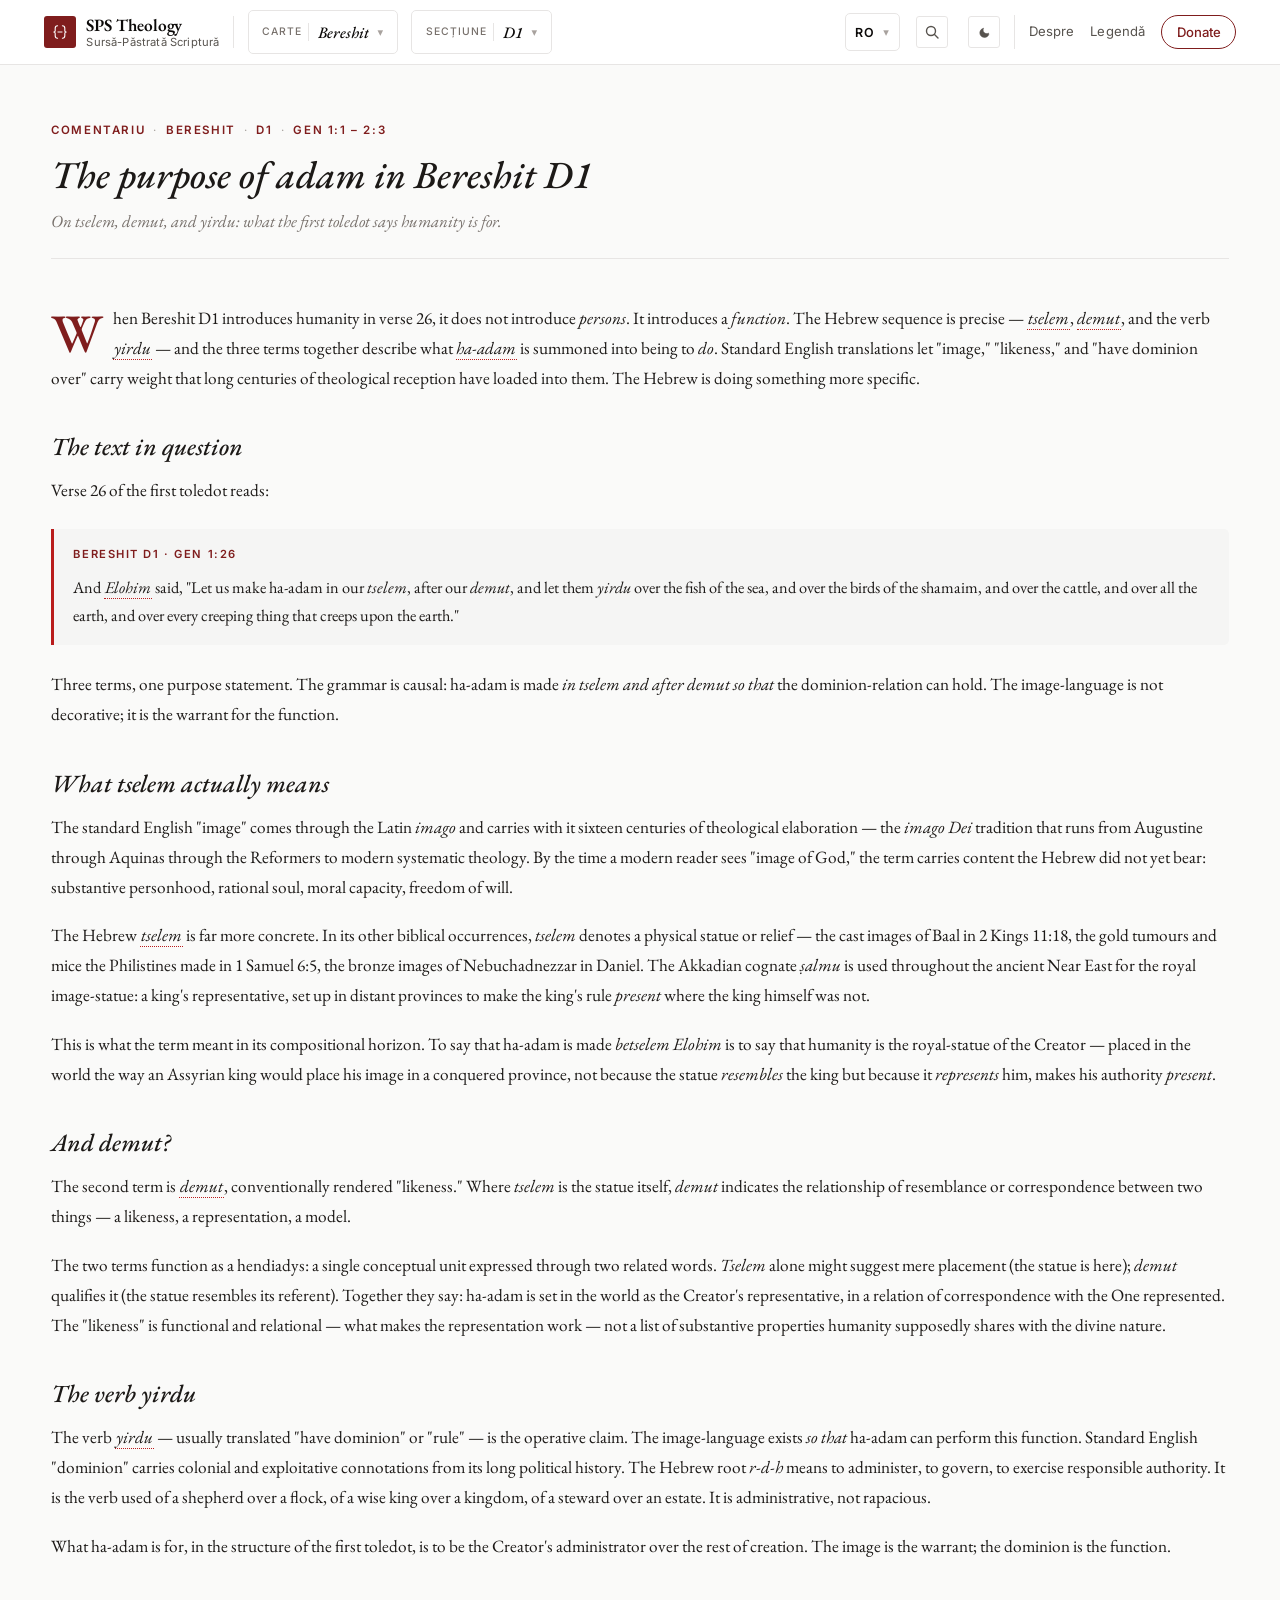
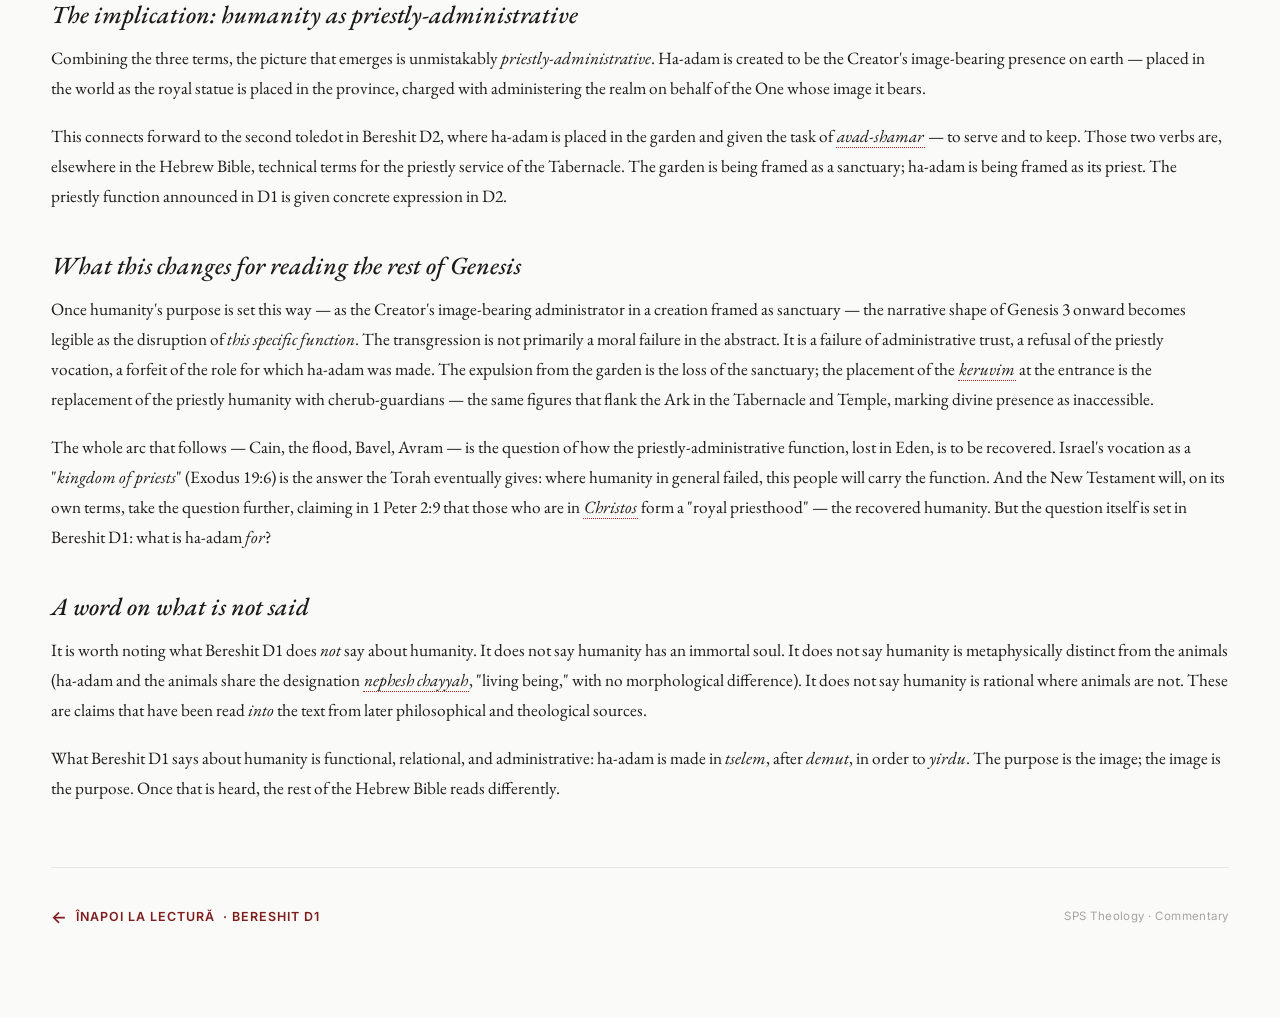
<file: commentaries/bereshit/D1/purpose-of-adam.ro.html>
<!DOCTYPE html>
<html lang="ro">

<head>
  <meta charset="UTF-8">
  <meta name="viewport" content="width=device-width, initial-scale=1.0">
  <title>The purpose of adam in Bereshit D1 · SPS Theology · RO</title>
  <meta name="description"
    content="A commentary on the purpose of ha-adam in Bereshit D1, attending to tselem, demut, and yirdu.">

  <link rel="icon" type="image/svg+xml" href="../../../favicon.svg">

  <link rel="preconnect" href="https://fonts.googleapis.com">
  <link rel="preconnect" href="https://fonts.gstatic.com" crossorigin>
  <link
    href="https://fonts.googleapis.com/css2?family=EB+Garamond:ital,wght@0,400;0,500;0,600;0,700;1,400;1,500&family=Inter:wght@400;500;600&family=JetBrains+Mono:wght@400;500&display=swap"
    rel="stylesheet">

  <link rel="stylesheet" href="../../../css/styles.css">

  <!-- Theme bootstrap — applied before <body> renders to prevent flash -->
  <script>(function(){try{var t=localStorage.getItem('sps:theme');if(t!=='light'&&t!=='dark'&&t!=='warm'){t='light';}document.documentElement.setAttribute('data-theme',t);}catch(e){}})();</script>

</head>

<body data-page-type="commentary" data-book="bereshit" data-section="D1">

  <nav class="topnav" id="topnav">
    <div class="topnav-inner">

      <!-- Brand -->
      <a class="nav-brand" href="#" onclick="event.preventDefault();">
        <span class="nav-brand-logo" aria-hidden="true">
          <svg viewBox="0 0 32 32" xmlns="http://www.w3.org/2000/svg" focusable="false">
            <!-- Left brace -->
            <path d="M 12.5 7
                   C 9.8 7 9.0 8.2 9.0 10.5
                   L 9.0 14
                   C 9.0 15.4 8.4 16 7.0 16
                   C 8.4 16 9.0 16.6 9.0 18
                   L 9.0 21.5
                   C 9.0 23.8 9.8 25 12.5 25" fill="none" stroke="currentColor" stroke-width="1.6"
              stroke-linecap="round" stroke-linejoin="round" />
            <!-- Em-dash -->
            <line x1="13" y1="16" x2="19" y2="16" stroke="currentColor" stroke-width="1.4" stroke-linecap="round" />
            <!-- Right brace -->
            <path d="M 19.5 7
                   C 22.2 7 23.0 8.2 23.0 10.5
                   L 23.0 14
                   C 23.0 15.4 23.6 16 25.0 16
                   C 23.6 16 23.0 16.6 23.0 18
                   L 23.0 21.5
                   C 23.0 23.8 22.2 25 19.5 25" fill="none" stroke="currentColor" stroke-width="1.6"
              stroke-linecap="round" stroke-linejoin="round" />
          </svg>
        </span>
        <span class="nav-brand-text">
          <span class="nav-brand-name">SPS Theology</span>
          <span class="nav-brand-mark" data-i18n="brand_tagline">Source Preservation Scripture</span>
        </span>
      </a>

      <!-- Book selector -->
      <div class="selector-wrap" id="book-selector-wrap">
        <button class="selector-btn" id="book-selector-btn" type="button" aria-haspopup="listbox" aria-expanded="false">
          <span class="selector-btn-eyebrow" data-i18n="selector_book">Book</span>
          <span class="selector-btn-value" id="book-selector-value">—</span>
          <span class="selector-btn-arrow" aria-hidden="true">▾</span>
        </button>
        <div class="selector-dropdown" id="book-selector-dropdown" role="listbox">
          <div class="dropdown-header" data-i18n="dropdown_select_book">Select a book</div>
          <ul class="dropdown-list" id="book-list"></ul>
        </div>
      </div>

      <!-- Chapter (toledot) selector -->
      <div class="selector-wrap" id="chapter-selector-wrap">
        <button class="selector-btn" id="chapter-selector-btn" type="button" aria-haspopup="listbox"
          aria-expanded="false">
          <span class="selector-btn-eyebrow" data-i18n="selector_chapter">Section</span>
          <span class="selector-btn-value" id="chapter-selector-value">—</span>
          <span class="selector-btn-arrow" aria-hidden="true">▾</span>
        </button>
        <div class="selector-dropdown selector-dropdown-wide" id="chapter-selector-dropdown" role="listbox">
          <div class="dropdown-header" id="chapter-dropdown-header">—</div>
          <ul class="dropdown-list" id="chapter-list"></ul>
        </div>
      </div>

      <!-- Spacer -->
      <div class="nav-spacer"></div>

      <!-- Language selector -->
      <div class="selector-wrap selector-compact" id="lang-selector-wrap">
        <button class="selector-btn selector-btn-mini" id="lang-selector-btn" type="button" aria-haspopup="listbox"
          aria-expanded="false">
          <span class="selector-btn-value" id="lang-selector-value">EN</span>
          <span class="selector-btn-arrow" aria-hidden="true">▾</span>
        </button>
        <div class="selector-dropdown selector-dropdown-mini" id="lang-selector-dropdown" role="listbox">
          <ul class="dropdown-list" id="lang-list"></ul>
        </div>
      </div>

      <!-- Add this inside .topnav-inner, between the language selector and the theme toggle -->
      <button id="search-toggle" class="search-toggle" type="button" aria-label="Search">
        <svg viewBox="0 0 16 16" xmlns="http://www.w3.org/2000/svg" aria-hidden="true" focusable="false">
          <circle cx="7" cy="7" r="4.5" fill="none" stroke="currentColor" stroke-width="1.4" />
          <line x1="10.5" y1="10.5" x2="14" y2="14" stroke="currentColor" stroke-width="1.4" stroke-linecap="round" />
        </svg>
      </button>

      <!-- Quick links -->
      <button id="theme-toggle" class="theme-toggle" type="button" aria-label="Toggle theme">
        <!-- Light icon (shown in dark mode — clicking goes to warm) -->
        <svg class="icon-light" viewBox="0 0 16 16" xmlns="http://www.w3.org/2000/svg" aria-hidden="true"
          focusable="false">
          <circle cx="8" cy="8" r="3" fill="currentColor" />
          <g stroke="currentColor" stroke-width="1.4" stroke-linecap="round">
            <line x1="8" y1="1.5" x2="8" y2="3" />
            <line x1="8" y1="13" x2="8" y2="14.5" />
            <line x1="1.5" y1="8" x2="3" y2="8" />
            <line x1="13" y1="8" x2="14.5" y2="8" />
            <line x1="3.4" y1="3.4" x2="4.4" y2="4.4" />
            <line x1="11.6" y1="11.6" x2="12.6" y2="12.6" />
            <line x1="3.4" y1="12.6" x2="4.4" y2="11.6" />
            <line x1="11.6" y1="4.4" x2="12.6" y2="3.4" />
          </g>
        </svg>
        <!-- Dark icon (shown in light mode — clicking goes to dark) -->
        <svg class="icon-dark" viewBox="0 0 16 16" xmlns="http://www.w3.org/2000/svg" aria-hidden="true"
          focusable="false">
          <path
            d="M 12.5 9 C 12.0 9.4 11.4 9.6 10.7 9.6 C 8.7 9.6 7.1 8.0 7.1 6.0 C 7.1 5.3 7.3 4.7 7.7 4.2 C 5.5 4.6 3.8 6.5 3.8 8.8 C 3.8 11.4 5.9 13.5 8.5 13.5 C 10.5 13.5 12.2 12.2 12.8 10.4 C 12.7 9.9 12.6 9.4 12.5 9 Z"
            fill="currentColor" stroke="currentColor" stroke-width="0.5" stroke-linejoin="round" />
        </svg>
        <!-- Warm icon (shown in dark mode — clicking goes to light) -->
        <svg class="icon-warm" viewBox="0 0 16 16" xmlns="http://www.w3.org/2000/svg" aria-hidden="true"
          focusable="false">
          <circle cx="8" cy="8" r="5" fill="currentColor" opacity="0.5" />
          <circle cx="8" cy="8" r="3" fill="currentColor" />
        </svg>
      </button>
      <div class="nav-links">
        <a class="nav-link" href="../../../about.html" data-i18n="nav_about">About</a>
        <a class="nav-link" href="../../../legend.html" data-i18n="nav_legend">Legend</a>
        <a class="nav-link-support" href="https://ko-fi.com/spstheology" target="_blank" rel="noopener" title="Support this project">Donate</a>
      </div>
    </div>
  </nav>

  <!-- ========== MAIN CONTENT ========== -->
  <main class="main" id="main" role="main">

    <header class="page-header">
      <div class="page-eyebrow">
        <span data-i18n="page_commentary_eyebrow">Commentary</span>
        <span class="page-eyebrow-sep">·</span>
        <span>Bereshit</span>
        <span class="page-eyebrow-sep">·</span>
        <span>D1</span>
        <span class="page-eyebrow-sep">·</span>
        <span>Gen 1:1 – 2:3</span>
      </div>
      <!-- //// ==== Ro ==== //// -->
      <h1 class="page-title">The purpose of adam in Bereshit D1</h1>
      <!-- //// ==== Ro ==== //// -->
      <p class="page-sub">On <em>tselem</em>, <em>demut</em>, and <em>yirdu</em>: what the first toledot says humanity
        is <em>for</em>.</p>
    </header>

    <article class="page-body">

      <!-- //// ==== Ro ==== //// -->

      <p class="page-body-lead">When Bereshit D1 introduces humanity in verse 26, it does not introduce
        <em>persons</em>. It introduces a <em>function</em>. The Hebrew sequence is precise — <span class="m3"
          data-term="tselem">tselem</span>, <span class="m3" data-term="demut">demut</span>, and the verb <span
          class="m3" data-term="yirdu">yirdu</span> — and the three terms together describe what <span class="m3"
          data-term="ha-adam">ha-adam</span> is summoned into being to <em>do</em>. Standard English translations let
        "image," "likeness," and "have dominion over" carry weight that long centuries of theological reception have
        loaded into them. The Hebrew is doing something more specific.</p>

      <!-- //// ==== Ro ==== //// -->

      <h2>The text in question</h2>

      <!-- //// ==== Ro ==== //// -->

      <p>Verse 26 of the first toledot reads:</p>

      <!-- //// ==== Ro ==== //// -->

      <div class="verse-cite">
        <span class="verse-cite-ref">Bereshit D1 · Gen 1:26</span>
        And <span class="m3" data-term="elohim">Elohim</span> said, "Let us make ha-adam in our <em>tselem</em>, after
        our <em>demut</em>, and let them <em>yirdu</em> over the fish of the sea, and over the birds of the shamaim, and
        over the cattle, and over all the earth, and over every creeping thing that creeps upon the earth."
      </div>

      <!-- //// ==== Ro ==== //// -->

      <p>Three terms, one purpose statement. The grammar is causal: ha-adam is made <em>in tselem and after demut</em>
        <em>so that</em> the dominion-relation can hold. The image-language is not decorative; it is the warrant for the
        function.</p>

      <!-- //// ==== Ro ==== //// -->

      <h2>What <em>tselem</em> actually means</h2>

      <!-- //// ==== Ro ==== //// -->

      <p>The standard English "image" comes through the Latin <em>imago</em> and carries with it sixteen centuries of
        theological elaboration — the <em>imago Dei</em> tradition that runs from Augustine through Aquinas through the
        Reformers to modern systematic theology. By the time a modern reader sees "image of God," the term carries
        content the Hebrew did not yet bear: substantive personhood, rational soul, moral capacity, freedom of will.</p>

      <!-- //// ==== Ro ==== //// -->

      <p>The Hebrew <span class="m3" data-term="tselem">tselem</span> is far more concrete. In its other biblical
        occurrences, <em>tselem</em> denotes a physical statue or relief — the cast images of Baal in 2 Kings 11:18, the
        gold tumours and mice the Philistines made in 1 Samuel 6:5, the bronze images of Nebuchadnezzar in Daniel. The
        Akkadian cognate <em>ṣalmu</em> is used throughout the ancient Near East for the royal image-statue: a king's
        representative, set up in distant provinces to make the king's rule <em>present</em> where the king himself was
        not.</p>

      <!-- //// ==== Ro ==== //// -->

      <p>This is what the term meant in its compositional horizon. To say that ha-adam is made <em>betselem Elohim</em>
        is to say that humanity is the royal-statue of the Creator — placed in the world the way an Assyrian king would
        place his image in a conquered province, not because the statue <em>resembles</em> the king but because it
        <em>represents</em> him, makes his authority <em>present</em>.</p>

      <!-- //// ==== Ro ==== //// -->

      <h2>And <em>demut</em>?</h2>

      <!-- //// ==== Ro ==== //// -->

      <p>The second term is <span class="m3" data-term="demut">demut</span>, conventionally rendered "likeness." Where
        <em>tselem</em> is the statue itself, <em>demut</em> indicates the relationship of resemblance or correspondence
        between two things — a likeness, a representation, a model.</p>

      <!-- //// ==== Ro ==== //// -->

      <p>The two terms function as a hendiadys: a single conceptual unit expressed through two related words.
        <em>Tselem</em> alone might suggest mere placement (the statue is here); <em>demut</em> qualifies it (the statue
        resembles its referent). Together they say: ha-adam is set in the world as the Creator's representative, in a
        relation of correspondence with the One represented. The "likeness" is functional and relational — what makes
        the representation work — not a list of substantive properties humanity supposedly shares with the divine
        nature.</p>

      <!-- //// ==== Ro ==== //// -->

      <h2>The verb <em>yirdu</em></h2>

      <!-- //// ==== Ro ==== //// -->

      <p>The verb <span class="m3" data-term="yirdu">yirdu</span> — usually translated "have dominion" or "rule" — is
        the operative claim. The image-language exists <em>so that</em> ha-adam can perform this function. Standard
        English "dominion" carries colonial and exploitative connotations from its long political history. The Hebrew
        root <em>r-d-h</em> means to administer, to govern, to exercise responsible authority. It is the verb used of a
        shepherd over a flock, of a wise king over a kingdom, of a steward over an estate. It is administrative, not
        rapacious.</p>

      <!-- //// ==== Ro ==== //// -->

      <p>What ha-adam is for, in the structure of the first toledot, is to be the Creator's administrator over the rest
        of creation. The image is the warrant; the dominion is the function.</p>

      <!-- //// ==== Ro ==== //// -->

      <h2>The implication: humanity as priestly-administrative</h2>

      <!-- //// ==== Ro ==== //// -->

      <p>Combining the three terms, the picture that emerges is unmistakably <em>priestly-administrative</em>. Ha-adam
        is created to be the Creator's image-bearing presence on earth — placed in the world as the royal statue is
        placed in the province, charged with administering the realm on behalf of the One whose image it bears.</p>

      <!-- //// ==== Ro ==== //// -->

      <p>This connects forward to the second toledot in Bereshit D2, where ha-adam is placed in the garden and given the
        task of <span class="m3" data-term="avad-shamar">avad-shamar</span> — to serve and to keep. Those two verbs are,
        elsewhere in the Hebrew Bible, technical terms for the priestly service of the Tabernacle. The garden is being
        framed as a sanctuary; ha-adam is being framed as its priest. The priestly function announced in D1 is given
        concrete expression in D2.</p>

      <!-- //// ==== Ro ==== //// -->

      <h2>What this changes for reading the rest of Genesis</h2>

      <!-- //// ==== Ro ==== //// -->

      <p>Once humanity's purpose is set this way — as the Creator's image-bearing administrator in a creation framed as
        sanctuary — the narrative shape of Genesis 3 onward becomes legible as the disruption of <em>this specific
          function</em>. The transgression is not primarily a moral failure in the abstract. It is a failure of
        administrative trust, a refusal of the priestly vocation, a forfeit of the role for which ha-adam was made. The
        expulsion from the garden is the loss of the sanctuary; the placement of the <span class="m3"
          data-term="keruvim">keruvim</span> at the entrance is the replacement of the priestly humanity with
        cherub-guardians — the same figures that flank the Ark in the Tabernacle and Temple, marking divine presence as
        inaccessible.</p>

      <!-- //// ==== Ro ==== //// -->

      <p>The whole arc that follows — Cain, the flood, Bavel, Avram — is the question of how the priestly-administrative
        function, lost in Eden, is to be recovered. Israel's vocation as a "<em>kingdom of priests</em>" (Exodus 19:6)
        is the answer the Torah eventually gives: where humanity in general failed, this people will carry the function.
        And the New Testament will, on its own terms, take the question further, claiming in 1 Peter 2:9 that those who
        are in <span class="m3" data-term="christos" data-book="ioanes">Christos</span> form a "royal priesthood" — the
        recovered humanity. But the question itself is set in Bereshit D1: what is ha-adam <em>for</em>?</p>

      <!-- //// ==== Ro ==== //// -->

      <h2>A word on what is <em>not</em> said</h2>

      <!-- //// ==== Ro ==== //// -->

      <p>It is worth noting what Bereshit D1 does <em>not</em> say about humanity. It does not say humanity has an
        immortal soul. It does not say humanity is metaphysically distinct from the animals (ha-adam and the animals
        share the designation <span class="m3" data-term="nephesh-chayyah">nephesh chayyah</span>, "living being," with
        no morphological difference). It does not say humanity is rational where animals are not. These are claims that
        have been read <em>into</em> the text from later philosophical and theological sources.</p>

      <!-- //// ==== Ro ==== //// -->

      <p>What Bereshit D1 says about humanity is functional, relational, and administrative: ha-adam is made in
        <em>tselem</em>, after <em>demut</em>, in order to <em>yirdu</em>. The purpose is the image; the image is the
        purpose. Once that is heard, the rest of the Hebrew Bible reads differently.</p>

    </article>

    <footer class="page-footer">
      <a class="page-back-link" href="../../../index.html#bereshit/D1">
        <span class="page-back-link-arrow">←</span>
        <span data-i18n="back_to_reading">Back to reading</span>
        <span> · Bereshit D1</span>
      </a>
      <span class="page-footer-meta">SPS Theology · Commentary</span>
    </footer>

  </main>

<!-- Search overlay -->
<div class="search-overlay" id="search-overlay">
  <div class="search-modal">
    <div class="search-input-wrap">
      <svg class="search-input-icon" viewBox="0 0 16 16" aria-hidden="true">
        <circle cx="7" cy="7" r="4.5" fill="none" stroke="currentColor" stroke-width="1.4"/>
        <line x1="10.5" y1="10.5" x2="14" y2="14" stroke="currentColor" stroke-width="1.4" stroke-linecap="round"/>
      </svg>
      <input type="text" id="search-input" class="search-input" placeholder="Search terms, passages, commentaries…" autocomplete="off">
      <button class="search-close" id="search-close" type="button" aria-label="Close search">×</button>
    </div>
    <div class="search-results" id="search-results"></div>
    <div class="search-empty" id="search-empty">Type to search across all books.</div>
  </div>
</div>

  <!-- ========== JS modules (SAME as reading view) ========== -->
  <script src="../../../js/app.js"></script>
  <script src="../../../js/i18n.js"></script>
  <script src="../../../js/books.js"></script>
  <script src="../../../js/books/bereshit.js"></script>
  <script src="../../../js/books/ioanes.js"></script>
  <script src="../../../js/ui.js"></script>
  <script src="../../../js/search.js"></script>
  <script src="../../../js/page.js"></script>
</body>

</html>
</file>
<file: css/styles.css>
/* ============================================================
   SPS Theology — stylesheet
   Professional palette with dark-red (wine) accents.
   ============================================================ */

:root {
  /* Surfaces */
  --bg: #fafaf9;
  --surface: #ffffff;
  --surface-2: #f5f5f4;
  --surface-3: #ebe9e6;
  --surface-soft: var(--surface-2);
  /* alias used by some components */
  --surface-hover: var(--accent-wash);
  /* hover tint = subtle wine */

  /* Ink */
  --ink: #1c1917;
  --ink-strong: #0c0a09;
  --ink-muted: #57534e;
  --ink-soft: #78716c;
  --ink-faint: #a8a29e;

  /* Rules */
  --rule: #e7e5e4;
  --rule-soft: #f0eeec;
  --rule-strong: #d6d3d1;

  /* Accent — dark red / wine (the signature) */
  --accent: #7f1d1d;
  /* deep wine */
  --accent-bright: #991b1b;
  /* hover */
  --accent-deep: #5e1414;
  /* pressed */
  --accent-soft: #b91c1c;
  /* lighter siblings */
  --accent-wash: #fef2f2;
  /* tint background */
  --accent-wash-2: #fee2e2;
  /* slightly stronger tint */
  --accent-rule: #fecaca;
  /* tinted rule */

  /* Mode washes (kept understated) */
  --mode2-wash: #f5f4f1;
  --mode3-wash: #fef2f2;

  /* Status colours for the decision-procedure table */
  --status-pass: #166534;
  /* deep green */
  --status-partial: #92400e;
  /* amber */
  --status-fail: var(--accent);

  /* Shadows */
  --shadow-sm: 0 1px 2px rgba(28, 25, 23, 0.05);
  --shadow-md: 0 4px 12px rgba(28, 25, 23, 0.08);
  --shadow-lg: 0 12px 36px rgba(28, 25, 23, 0.14);
  --shadow-panel: 0 10px 60px rgba(28, 25, 23, 0.18);

  /* Type */
  --font-body: 'EB Garamond', Georgia, 'Times New Roman', serif;
  --font-ui: 'Inter', -apple-system, BlinkMacSystemFont, system-ui, sans-serif;
  --font-mono: 'JetBrains Mono', 'IBM Plex Mono', 'Courier New', monospace;
  --font-heb: 'SBL Hebrew', 'Ezra SIL', 'Times New Roman', serif;
  --font-grk: 'SBL Greek', 'Times New Roman', serif;

  /* Layout */
  --read-max: 1400px;
  /* hard cap; below this, column is 90vw */
  --nav-h: 64px;
  --radius-sm: 3px;
  --radius: 5px;
  --radius-lg: 8px;
}

/* ============================================================
   DARK THEME
   True dark — neutral charcoal base, no brown/sepia warmth.
   ============================================================ */
:root[data-theme="dark"] {
  /* Surfaces — neutral near-black to charcoal */
  --bg: #0f0f0f;
  /* page — true near-black */
  --surface: #1a1a1a;
  /* panels, cards */
  --surface-2: #242424;
  /* hover / nested */
  --surface-3: #2e2e2e;
  /* active rows */
  --surface-soft: var(--surface-2);
  --surface-hover: #2a1a1a;
  /* keeps wine tint on hover only */

  /* Ink — cool off-white, slightly blue-tinted for neutrality */
  --ink: #e0e0e0;
  /* body text */
  --ink-strong: #f5f5f5;
  /* headings */
  --ink-muted: #a0a0a0;
  /* secondary text */
  --ink-soft: #808080;
  /* tertiary */
  --ink-faint: #606060;
  /* captions */

  /* Rules — neutral grays */
  --rule: #2a2a2a;
  --rule-soft: #1f1f1f;
  --rule-strong: #383838;

  /* Wine accent — kept but slightly cooled */
  --accent: #c75858;
  --accent-bright: #d97070;
  --accent-deep: #a04545;
  --accent-soft: #e07878;
  --accent-wash: #261818;
  /* darkened tint */
  --accent-wash-2: #301e1e;
  --accent-rule: #4a2e2e;

  /* Mode washes */
  --mode2-wash: #1e1e1e;
  --mode3-wash: #261818;

  /* Status — keep for readability */
  --status-pass: #4ade80;
  --status-partial: #fbbf24;
  --status-fail: var(--accent);

  /* Shadows */
  --shadow-sm: 0 1px 2px rgba(0, 0, 0, 0.4);
  --shadow-md: 0 4px 14px rgba(0, 0, 0, 0.5);
  --shadow-lg: 0 12px 36px rgba(0, 0, 0, 0.6);
  --shadow-panel: 0 10px 60px rgba(0, 0, 0, 0.7);
}

/* ============================================================
   WARM DARK THEME
   The original brownish dark — warmer, sepia-adjacent.
   Activated by data-theme="warm" on <html>.
   ============================================================ */
:root[data-theme="warm"] {
  /* Surfaces — warm brown-blacks */
  --bg: #1a1816;
  --surface: #252220;
  --surface-2: #2c2825;
  --surface-3: #383330;
  --surface-soft: var(--surface-2);
  --surface-hover: var(--accent-wash);

  /* Ink — warm off-white, paper-by-candlelight */
  --ink: #e8e2d6;
  --ink-strong: #f7f3ea;
  --ink-muted: #b8b0a0;
  --ink-soft: #908778;
  --ink-faint: #6a6358;

  /* Rules */
  --rule: #3a3531;
  --rule-soft: #2e2a26;
  --rule-strong: #4a443e;

  /* Wine accent */
  --accent: #c75858;
  --accent-bright: #d97070;
  --accent-deep: #a04545;
  --accent-soft: #e07878;
  --accent-wash: #2e1f1f;
  --accent-wash-2: #3a2424;
  --accent-rule: #5a2e2e;

  /* Mode washes */
  --mode2-wash: #2a2724;
  --mode3-wash: #2e1f1f;

  /* Status colors */
  --status-pass: #4ade80;
  --status-partial: #fbbf24;
  --status-fail: var(--accent);

  /* Shadows */
  --shadow-sm: 0 1px 2px rgba(0, 0, 0, 0.3);
  --shadow-md: 0 4px 14px rgba(0, 0, 0, 0.35);
  --shadow-lg: 0 12px 36px rgba(0, 0, 0, 0.45);
  --shadow-panel: 0 10px 60px rgba(0, 0, 0, 0.55);
}

/* Warm dark component refinements */
:root[data-theme="warm"] .m3 {
  text-decoration-color: var(--accent-soft);
}

:root[data-theme="warm"] .m2-apparatus .heb,
:root[data-theme="warm"] .m2-apparatus .grk {
  color: var(--ink-soft);
}

:root[data-theme="warm"] ::selection {
  background: rgba(199, 88, 88, 0.32);
  color: var(--ink-strong);
}

:root[data-theme="warm"] .step-result.pass {
  background: rgba(74, 222, 128, 0.12);
}

:root[data-theme="warm"] .step-result.partial {
  background: rgba(251, 191, 36, 0.14);
}

:root[data-theme="warm"] .step-result.fail {
  background: rgba(199, 88, 88, 0.18);
}

:root[data-theme="warm"] .nav-brand-logo {
  box-shadow: inset 0 0 0 1px rgba(255, 255, 255, 0.08);
}

:root[data-theme="warm"] .page-body .verse-cite {
  background: var(--surface);
  border-left-color: var(--accent-soft);
}

:root[data-theme="warm"] .page-body code {
  background: var(--surface-2);
  border-color: var(--rule);
  color: var(--ink-strong);
}

:root[data-theme="warm"] .dropdown-item.active {
  background: var(--accent-wash);
}

:root[data-theme="warm"] .topnav {
  background: rgba(26, 24, 22, 0.85);
  border-bottom-color: var(--rule);
}

/* ---------- Targeted dark-mode component refinements ---------- */

/* Mode 3 accent underline — slightly brighter so the dotted rule
   reads against dark surface without becoming distracting */
:root[data-theme="dark"] .m3 {
  text-decoration-color: var(--accent-soft);
}

/* Mode 2 inline source-script — keep subordinate to body but readable */
:root[data-theme="dark"] .m2-apparatus .heb,
:root[data-theme="dark"] .m2-apparatus .grk {
  color: var(--ink-soft);
}

/* Selection — wine-tinted highlight in dark mode */
:root[data-theme="dark"] ::selection {
  background: rgba(199, 88, 88, 0.32);
  color: var(--ink-strong);
}

/* Decision-procedure badges — translucent fills layer better on dark */
:root[data-theme="dark"] .step-result.pass {
  background: rgba(74, 222, 128, 0.12);
}

:root[data-theme="dark"] .step-result.partial {
  background: rgba(251, 191, 36, 0.14);
}

:root[data-theme="dark"] .step-result.fail {
  background: rgba(199, 88, 88, 0.18);
}

/* The {-} brand mark — add a subtle inner border in dark mode so the wine
   square has a defined edge against the dark navigation background */
:root[data-theme="dark"] .nav-brand-logo {
  box-shadow: inset 0 0 0 1px rgba(255, 255, 255, 0.08);
}

/* Verse-cite block — invert the soft-panel feel: slightly elevated dark
   surface with the same wine left-border */
:root[data-theme="dark"] .page-body .verse-cite {
  background: var(--surface);
  border-left-color: var(--accent-soft);
}

/* Inline code — dark-mode pill */
:root[data-theme="dark"] .page-body code {
  background: var(--surface-2);
  border-color: var(--rule);
  color: var(--ink-strong);
}

/* Active section row in chapter dropdown — wine wash needs adjustment */
:root[data-theme="dark"] .dropdown-item.active {
  background: var(--accent-wash);
}

/* Top nav background — light mode uses semi-transparent white;
   dark mode needs semi-transparent dark to maintain the blur-frosted feel
   without washing out the entire nav row */
/* Top nav background — match the new bg color */
:root[data-theme="dark"] .topnav {
  background: rgba(15, 15, 15, 0.88);
  border-bottom-color: var(--rule);
}


/* ---------- reset ---------- */
* {
  box-sizing: border-box;
  margin: 0;
  padding: 0;
}

html {
  scroll-behavior: smooth;
}

body {
  background: var(--bg);
  color: var(--ink);
  font-family: var(--font-body);
  font-size: 18px;
  line-height: 1.7;
  min-height: 100vh;
  -webkit-font-smoothing: antialiased;
  -moz-osx-font-smoothing: grayscale;
  text-rendering: optimizeLegibility;
}

button {
  font: inherit;
  color: inherit;
  background: none;
  border: none;
  cursor: pointer;
}

a {
  color: var(--accent);
  text-decoration: none;
}

a:hover {
  color: var(--accent-bright);
}


/* =====================================================
   TOP NAVIGATION
   ===================================================== */
.topnav {
  position: sticky;
  top: 0;
  z-index: 30;
  background: rgba(255, 255, 255, 0.92);
  backdrop-filter: saturate(180%) blur(10px);
  -webkit-backdrop-filter: saturate(180%) blur(10px);
  border-bottom: 1px solid var(--rule);
}

.topnav-inner {
  max-width: 1240px;
  margin: 0 auto;
  padding: 0.65rem 1.5rem;
  display: flex;
  align-items: center;
  gap: 0.85rem;
  font-family: var(--font-ui);
  min-height: var(--nav-h);
}

/* Brand */
.nav-brand {
  display: flex;
  align-items: center;
  gap: 0.65rem;
  padding-right: 0.85rem;
  border-right: 1px solid var(--rule);
  text-decoration: none;
}

.nav-brand-logo {
  display: inline-flex;
  align-items: center;
  justify-content: center;
  width: 32px;
  height: 32px;
  background: var(--accent);
  color: var(--surface);
  border-radius: var(--radius-sm);
  flex-shrink: 0;
}

.nav-brand-logo svg {
  width: 22px;
  height: 22px;
  display: block;
}

.nav-brand-text {
  display: flex;
  flex-direction: column;
  line-height: 1.1;
}

.nav-brand-name {
  font-family: var(--font-body);
  font-weight: 600;
  font-size: 1.08rem;
  color: var(--ink-strong);
  letter-spacing: -0.005em;
}

.nav-brand-mark {
  font-size: 0.7rem;
  color: var(--ink-muted);
  letter-spacing: 0.015em;
  margin-top: 1px;
}

/* Spacer that pushes lang+links to the right */
.nav-spacer {
  flex: 1;
}

/* Selector buttons */
.selector-wrap {
  position: relative;
}

.selector-btn {
  display: inline-flex;
  align-items: center;
  gap: 0.55rem;
  padding: 0.45rem 0.85rem;
  border: 1px solid var(--rule);
  border-radius: var(--radius);
  background: var(--surface);
  color: var(--ink);
  font-family: var(--font-ui);
  font-size: 0.88rem;
  transition: all 0.15s;
  min-height: 38px;
}

.selector-btn:hover {
  border-color: var(--accent-rule);
  background: var(--accent-wash);
}

.selector-btn.open {
  border-color: var(--accent);
  background: var(--accent-wash);
  box-shadow: 0 0 0 3px rgba(127, 29, 29, 0.08);
}

.selector-btn-eyebrow {
  font-family: var(--font-ui);
  font-size: 0.65rem;
  text-transform: uppercase;
  letter-spacing: 0.1em;
  color: var(--ink-soft);
  font-weight: 500;
  padding-right: 0.35rem;
  border-right: 1px solid var(--rule);
}

.selector-btn.open .selector-btn-eyebrow {
  color: var(--accent);
  border-right-color: var(--accent-rule);
}

.selector-btn-value {
  font-family: var(--font-body);
  font-size: 1rem;
  font-weight: 500;
  color: var(--ink-strong);
  font-style: italic;
  white-space: nowrap;
  max-width: 10rem;
  overflow: hidden;
  text-overflow: ellipsis;
}

.selector-btn-arrow {
  font-size: 0.7rem;
  color: var(--ink-faint);
  transition: transform 0.2s;
}

.selector-btn.open .selector-btn-arrow {
  transform: rotate(180deg);
  color: var(--accent);
}

/* Compact mini button (lang) */
.selector-btn-mini {
  padding: 0.4rem 0.6rem;
  min-width: 0;
}

.selector-btn-mini .selector-btn-value {
  font-family: var(--font-ui);
  font-size: 0.78rem;
  font-style: normal;
  font-weight: 600;
  letter-spacing: 0.05em;
}

/* Dropdown panels — defaults are mobile-safe; larger on bigger screens */
.selector-dropdown {
  position: absolute;
  top: calc(100% + 0.4rem);
  left: 0;
  /* Mobile-safe defaults — fits even on a ~360px screen */
  min-width: 16rem;
  max-width: calc(100vw - 1.5rem);
  background: var(--surface);
  border: 1px solid var(--rule);
  border-radius: var(--radius);
  box-shadow: var(--shadow-lg);
  opacity: 0;
  transform: translateY(-4px);
  pointer-events: none;
  transition: opacity 0.18s, transform 0.18s;
  max-height: 75vh;
  overflow-y: auto;
  z-index: 40;
}

.selector-dropdown.open {
  opacity: 1;
  transform: translateY(0);
  pointer-events: auto;
}

/* Language is a tiny menu, anchored to the right edge */
.selector-dropdown-mini {
  right: 0;
  left: auto;
  min-width: 9rem;
}

/* On wider screens, allow the book and chapter dropdowns to grow */
@media (min-width: 720px) {
  #book-selector-dropdown {
    min-width: 24rem;
  }

  #chapter-selector-dropdown {
    min-width: 30rem;
  }
}

.dropdown-header {
  padding: 0.85rem 1rem 0.55rem;
  border-bottom: 1px solid var(--rule-soft);
  font-family: var(--font-ui);
  font-size: 0.65rem;
  text-transform: uppercase;
  letter-spacing: 0.12em;
  color: var(--ink-muted);
  font-weight: 600;
}

.dropdown-list {
  list-style: none;
  padding: 0.35rem;
}

.dropdown-item {
  display: block;
  padding: 0.55rem 0.7rem;
  border-radius: var(--radius-sm);
  cursor: pointer;
  transition: background 0.12s;
  border-left: 2px solid transparent;
  width: 100%;
  text-align: left;
}

.dropdown-item:hover {
  background: var(--accent-wash);
}

.dropdown-item.active {
  background: var(--accent-wash);
  border-left-color: var(--accent);
}

.dropdown-item-row {
  display: flex;
  align-items: baseline;
  gap: 0.6rem;
  margin-bottom: 0.15rem;
}

.dropdown-item-tag {
  font-family: var(--font-ui);
  font-size: 0.68rem;
  font-weight: 600;
  letter-spacing: 0.1em;
  color: var(--accent);
  text-transform: uppercase;
  min-width: 2.2rem;
}

.dropdown-item-title {
  font-family: var(--font-body);
  font-size: 1rem;
  font-style: italic;
  font-weight: 500;
  color: var(--ink-strong);
  line-height: 1.25;
}

.dropdown-item-range {
  font-family: var(--font-mono);
  font-size: 0.7rem;
  color: var(--ink-faint);
  margin-left: auto;
}

.dropdown-item-sub {
  font-family: var(--font-ui);
  font-size: 0.72rem;
  color: var(--ink-muted);
  margin-left: 2.8rem;
  margin-top: 0.1rem;
}

/* Mini items (language) */
.dropdown-item-mini {
  display: flex;
  align-items: center;
  gap: 0.5rem;
  padding: 0.5rem 0.7rem;
  font-family: var(--font-ui);
  font-size: 0.85rem;
  color: var(--ink);
  font-weight: 500;
  border-radius: var(--radius-sm);
  cursor: pointer;
}

.dropdown-item-mini.active {
  background: var(--accent-wash);
  color: var(--accent);
}

.dropdown-item-mini:hover {
  background: var(--accent-wash);
}

.dropdown-item-mini-code {
  font-family: var(--font-mono);
  font-size: 0.7rem;
  background: var(--surface-2);
  color: var(--ink-muted);
  padding: 0.1rem 0.4rem;
  border-radius: 2px;
  letter-spacing: 0.05em;
}

.dropdown-item-mini.active .dropdown-item-mini-code {
  background: var(--accent);
  color: var(--surface);
}

/* Quick nav links */
.nav-links {
  display: flex;
  gap: 1rem;
  align-items: center;
  padding-left: 0.85rem;
  border-left: 1px solid var(--rule);
}

.nav-link {
  font-family: var(--font-ui);
  font-size: 0.82rem;
  letter-spacing: 0.01em;
  color: var(--ink-muted);
  border-bottom: 1px dotted transparent;
  padding-bottom: 1px;
  transition: color 0.15s;
  text-decoration: none;
  background: none;
  border-top: none;
  border-left: none;
  border-right: none;
  cursor: pointer;
}

.nav-link:hover {
  color: var(--accent);
  border-bottom-color: var(--accent-rule);
}

.nav-link-active {
  color: var(--accent);
  border-bottom-color: var(--accent);
  border-bottom-style: solid;
}

.nav-link-support {
  display: inline-flex;
  align-items: center;
  padding: 0.3rem 0.9rem;
  border: 1px solid var(--accent);
  border-radius: 30px;
  font-family: var(--font-ui);
  font-size: 0.82rem;
  font-weight: 500;
  color: var(--accent);
  background: transparent;
  text-decoration: none;
  transition: all 0.18s ease;
}

.nav-link-support:hover {
  background: var(--accent);
  color: var(--surface);
  border-color: var(--accent);
  transform: translateY(-1px);
}


/* =====================================================
   THEME TOGGLE — three-icon rotation button
   ===================================================== */
.theme-toggle {
  display: inline-flex;
  align-items: center;
  justify-content: center;
  width: 32px;
  height: 32px;
  margin-left: 0.4rem;
  padding: 0;
  background: transparent;
  border: 1px solid var(--rule);
  border-radius: var(--radius-sm);
  cursor: pointer;
  color: var(--ink-muted);
  transition: color 0.15s, border-color 0.15s, background 0.15s;
  flex-shrink: 0;
}

.theme-toggle:hover {
  color: var(--accent);
  border-color: var(--accent-rule);
  background: var(--accent-wash);
}

.theme-toggle svg {
  width: 16px;
  height: 16px;
  display: block;
}

/* Hide all icons by default, then show the correct one
   based on the current theme on <html> */
.theme-toggle .icon-light {
  display: none;
}

.theme-toggle .icon-dark {
  display: none;
}

.theme-toggle .icon-warm {
  display: none;
}

/* Light mode → show dark icon (moon — click to go dark) */
:root[data-theme="light"] .theme-toggle .icon-dark {
  display: block;
}

/* Dark mode → show warm icon (click to go warm) */
:root[data-theme="dark"] .theme-toggle .icon-warm {
  display: block;
}

/* Warm mode → show light icon (sun — click to go light) */
:root[data-theme="warm"] .theme-toggle .icon-light {
  display: block;
}


/* =====================================================
   MAIN — reading column
   The outer .main spans 90% of the viewport (capped).
   The inner .section-body is constrained for readability.
   ===================================================== */
.main {
  width: 90vw;
  max-width: var(--read-max);
  margin: 0 auto;
  padding: 3.5rem 1.75rem 5rem;
  animation: fadeIn 0.4s ease;
}

/* Section header — fills the column up to a comfortable line-length cap */
.section-header {
  max-width: 1180px;
  margin: 0 auto 2.75rem;
  padding-bottom: 1.4rem;
  border-bottom: 1px solid var(--rule);
}

.section-body {
  max-width: 1180px;
  margin: 0 auto;
}

@keyframes fadeIn {
  from {
    opacity: 0;
    transform: translateY(6px);
  }

  to {
    opacity: 1;
    transform: translateY(0);
  }
}

/* Section eyebrow */
.section-eyebrow {
  font-family: var(--font-ui);
  font-size: 0.7rem;
  letter-spacing: 0.14em;
  text-transform: uppercase;
  color: var(--accent);
  margin-bottom: 0.65rem;
  font-weight: 600;
}

.section-eyebrow-sep {
  color: var(--ink-faint);
  margin: 0 0.4rem;
}

.section-title {
  font-family: var(--font-body);
  font-size: 2.6rem;
  font-weight: 500;
  font-style: italic;
  line-height: 1.05;
  margin-bottom: 0.55rem;
  letter-spacing: -0.015em;
  color: var(--ink-strong);
}

.section-sub {
  font-family: var(--font-ui);
  font-size: 0.85rem;
  color: var(--ink-muted);
  font-style: normal;
}

/* Body paragraphs — dedicated number gutter keeps references clear and airy. */
.passage {
  display: grid;
  grid-template-columns: 2rem minmax(0, 1fr);
  column-gap: 1rem;
  align-items: start;
  font-size: 1.1rem;
  line-height: 1.78;
  margin-bottom: 1.35rem;
  text-align: justify;
  hyphens: auto;
  position: relative;
}

.passage-marker {
  position: static;
  display: block;
  padding-top: 0.34rem;
  text-align: right;
  font-family: var(--font-mono);
  font-size: 0.7rem;
  line-height: 1;
  color: var(--ink-faint);
  letter-spacing: 0.02em;
  user-select: none;
  opacity: 0.65;
  transition: opacity 0.15s, color 0.15s;
  cursor: default;
}

.passage-text {
  min-width: 0;
}

.passage:hover .passage-marker {
  opacity: 1;
  color: var(--accent);
}

.passage em {
  font-style: italic;
}

.passage strong {
  font-weight: 600;
}

.divider {
  text-align: center;
  margin: 2.5rem 0 1.75rem;
  color: var(--rule-strong);
  font-size: 1rem;
  letter-spacing: 0.6em;
  user-select: none;
}

/* In-narrative chapter markers */
.chap-mark {
  display: block;
  text-align: center;
  font-family: var(--font-ui);
  font-size: 0.7rem;
  letter-spacing: 0.18em;
  text-transform: uppercase;
  color: var(--ink-faint);
  margin: 2rem 0 1.25rem;
  font-weight: 500;
}

/* ---------- Mode 1: plain, with lexical note ---------- */
.m1 {
  cursor: pointer;
  border-bottom: 1px dotted var(--ink-faint);
  transition: border-color 0.15s, background 0.15s;
}

.m1:hover {
  border-bottom-color: var(--rule-strong);
  background: var(--mode2-wash);
}

/* ---------- Mode 2: documented ---------- */
.m2 {
  cursor: pointer;
  border-bottom: 1px dotted var(--ink-faint);
  transition: border-color 0.15s, background 0.15s;
}

.m2:hover {
  border-bottom-color: var(--accent-soft);
  background: var(--mode2-wash);
}

.m2 .m2-apparatus {
  font-size: 0.85em;
  color: var(--ink-muted);
  font-style: italic;
}

.m2 .m2-apparatus::before {
  content: " {— ";
  font-style: normal;
  color: var(--ink-faint);
}

.m2 .m2-apparatus::after {
  content: "}";
  font-style: normal;
  color: var(--ink-faint);
}

/* ---------- Mode 3: transliteration ---------- */
.m3 {
  font-style: italic;
  cursor: pointer;
  border-bottom: 1px dotted var(--accent-soft);
  transition: background 0.15s, border-color 0.15s, color 0.15s;
  padding: 0 0.05em;
}

.m3:hover {
  background: var(--mode3-wash);
  border-bottom-color: var(--accent);
  color: var(--accent-deep);
}

/* ---------- Ambiguity marker ---------- */
.amb {
  display: inline-flex;
  align-items: center;
  font-family: var(--font-mono);
  font-size: 0.78em;
  color: var(--accent);
  background: var(--accent-wash);
  padding: 0.05em 0.4em;
  border-radius: 2px;
  margin: 0 0.1em;
  cursor: pointer;
  border: 1px solid transparent;
  transition: all 0.15s;
  white-space: nowrap;
}

.amb:hover {
  background: var(--accent-wash-2);
  border-color: var(--accent-rule);
}

/* ---------- Original-script inline ---------- */
.heb {
  font-family: var(--font-heb);
  font-style: normal;
  direction: rtl;
  unicode-bidi: isolate;
  font-size: 1.05em;
}

.grk {
  font-family: var(--font-grk);
  font-style: normal;
}


/* =====================================================
   PREV / NEXT NAVIGATION — arrow buttons
   ===================================================== */
.section-nav {
  margin: 4rem auto 0;
  padding-top: 1.75rem;
  border-top: 1px solid var(--rule);
  display: flex;
  justify-content: center;
  align-items: center;
  gap: 1.5rem;
  max-width: 1180px;
}

.section-nav-arrow {
  display: inline-flex;
  align-items: center;
  justify-content: center;
  width: 48px;
  height: 48px;
  border-radius: 50%;
  border: 1px solid var(--rule);
  background: var(--surface);
  color: var(--ink);
  font-size: 1.4rem;
  font-family: var(--font-ui);
  font-weight: 400;
  line-height: 1;
  transition: all 0.18s;
  cursor: pointer;
  position: relative;
}

.section-nav-arrow:hover:not(:disabled) {
  border-color: var(--accent);
  background: var(--accent);
  color: var(--surface);
  transform: translateY(-1px);
  box-shadow: var(--shadow-md);
}

.section-nav-arrow:active:not(:disabled) {
  transform: translateY(0);
}

.section-nav-arrow:disabled {
  opacity: 0.3;
  cursor: not-allowed;
}

/* Tooltip on hover showing the destination section */
.section-nav-arrow[data-tooltip]::after {
  content: attr(data-tooltip);
  position: absolute;
  bottom: calc(100% + 0.5rem);
  left: 50%;
  transform: translateX(-50%) translateY(4px);
  white-space: nowrap;
  background: var(--ink-strong);
  color: var(--surface);
  font-family: var(--font-ui);
  font-size: 0.72rem;
  font-style: normal;
  font-weight: 500;
  padding: 0.35rem 0.65rem;
  border-radius: var(--radius-sm);
  opacity: 0;
  pointer-events: none;
  transition: opacity 0.15s, transform 0.15s;
  letter-spacing: 0.01em;
  max-width: 22rem;
  overflow: hidden;
  text-overflow: ellipsis;
}

.section-nav-arrow:hover[data-tooltip]::after {
  opacity: 1;
  transform: translateX(-50%) translateY(0);
}

.section-nav-current {
  font-family: var(--font-ui);
  font-size: 0.72rem;
  letter-spacing: 0.14em;
  text-transform: uppercase;
  color: var(--ink-soft);
  font-weight: 600;
  min-width: 3rem;
  text-align: center;
}


/* =====================================================
   COMMENTARIES LIST — appears below prev/next on reading view
   ===================================================== */
.commentaries {
  margin: 3.5rem auto 0;
  padding-top: 2rem;
  border-top: 1px solid var(--rule);
  max-width: 1180px;
}

.commentaries-head {
  font-family: var(--font-ui);
  font-size: 0.72rem;
  letter-spacing: 0.14em;
  text-transform: uppercase;
  color: var(--accent);
  font-weight: 600;
  margin: 0 0 1.25rem;
}

.commentaries-empty {
  font-family: var(--font-body);
  font-style: italic;
  color: var(--ink-soft);
  margin: 0;
  font-size: 1.02rem;
}

.commentaries-list {
  list-style: none;
  margin: 0;
  padding: 0;
  display: flex;
  flex-direction: column;
  gap: 0.6rem;
}

.commentaries-item {
  margin: 0;
}

.commentaries-link {
  display: flex;
  align-items: baseline;
  justify-content: space-between;
  gap: 1rem;
  padding: 0.75rem 1rem;
  text-decoration: none;
  color: var(--ink);
  border: 1px solid var(--rule);
  border-radius: var(--radius);
  background: var(--surface);
  transition: border-color 0.15s, background 0.15s, transform 0.15s;
}

.commentaries-link:hover {
  border-color: var(--accent);
  background: var(--surface-hover);
  transform: translateX(2px);
}

.commentaries-title {
  font-family: var(--font-body);
  font-size: 1.04rem;
  font-style: italic;
  color: var(--ink);
}

.commentaries-arrow {
  font-family: var(--font-body);
  color: var(--accent);
  font-size: 1.05rem;
  transition: transform 0.15s;
}

.commentaries-link:hover .commentaries-arrow {
  transform: translateX(3px);
}


/* =====================================================
   PAGE TEMPLATE — commentaries, About, Legend
   Shared layout for non-reading pages. Same fonts, same width
   as the reading view, but essay typography (no verse markers).
   ===================================================== */
.page-header {
  max-width: 1180px;
  margin: 0 auto 2.75rem;
  padding-bottom: 1.4rem;
  border-bottom: 1px solid var(--rule);
}

.page-eyebrow {
  font-family: var(--font-ui);
  font-size: 0.72rem;
  letter-spacing: 0.14em;
  text-transform: uppercase;
  color: var(--accent);
  font-weight: 600;
  margin-bottom: 0.7rem;
  display: flex;
  flex-wrap: wrap;
  gap: 0.5rem;
  align-items: center;
}

.page-eyebrow-sep {
  color: var(--ink-faint);
  font-weight: 400;
}

.page-title {
  font-family: var(--font-body);
  font-size: 2.4rem;
  font-style: italic;
  font-weight: 500;
  line-height: 1.15;
  margin: 0 0 0.65rem;
  color: var(--ink);
}

.page-sub {
  font-family: var(--font-body);
  font-size: 1.06rem;
  font-style: italic;
  color: var(--ink-soft);
  margin: 0;
}

.page-body {
  max-width: 1180px;
  margin: 0 auto;
  font-family: var(--font-body);
  font-size: 1.08rem;
  line-height: 1.74;
  color: var(--ink);
}

.page-body p {
  margin: 0 0 1.15rem;
}

/* First-paragraph drop-cap for a quietly elegant essay opening.
   Apply with class="page-body-lead" on the first paragraph if desired. */
.page-body p.page-body-lead::first-letter {
  font-size: 3.4rem;
  font-weight: 500;
  float: left;
  line-height: 0.95;
  margin: 0.25rem 0.6rem 0 0;
  color: var(--accent);
  font-family: var(--font-body);
}

.page-body h2 {
  font-family: var(--font-body);
  font-style: italic;
  font-weight: 500;
  font-size: 1.55rem;
  color: var(--ink);
  margin: 2.4rem 0 0.8rem;
  line-height: 1.25;
}

.page-body h3 {
  font-family: var(--font-body);
  font-weight: 600;
  font-size: 1.18rem;
  color: var(--ink);
  margin: 1.85rem 0 0.55rem;
}

.page-body blockquote {
  margin: 1.4rem 0;
  padding: 0.4rem 0 0.4rem 1.4rem;
  border-left: 3px solid var(--accent);
  font-style: italic;
  color: var(--ink-soft);
}

.page-body blockquote p {
  margin: 0 0 0.6rem;
}

.page-body blockquote p:last-child {
  margin: 0;
}

.page-body em {
  font-style: italic;
}

.page-body strong {
  font-weight: 600;
}

.page-body code {
  font-family: var(--font-mono);
  font-size: 0.92em;
  padding: 0.05em 0.35em;
  background: var(--surface-soft);
  border: 1px solid var(--rule-soft);
  border-radius: 3px;
  color: var(--ink);
}

.page-body ul,
.page-body ol {
  margin: 0 0 1.15rem;
  padding-left: 1.6rem;
}

.page-body li {
  margin-bottom: 0.4rem;
}

/* Verse citation block — visually distinct from prose blockquote */
.page-body .verse-cite {
  font-family: var(--font-body);
  font-style: normal;
  background: var(--surface-soft);
  border-left: 3px solid var(--accent-soft);
  padding: 1rem 1.2rem;
  margin: 1.5rem 0;
  border-radius: 0 var(--radius) var(--radius) 0;
  color: var(--ink);
  font-size: 1.02rem;
  line-height: 1.7;
}

.page-body .verse-cite-ref {
  display: block;
  font-family: var(--font-ui);
  font-size: 0.7rem;
  letter-spacing: 0.14em;
  text-transform: uppercase;
  color: var(--accent);
  font-weight: 600;
  margin-bottom: 0.6rem;
}

/* Page footer — back-to-reading link */
.page-footer {
  max-width: 1180px;
  margin: 4rem auto 0;
  padding-top: 1.75rem;
  border-top: 1px solid var(--rule);
  display: flex;
  justify-content: space-between;
  align-items: center;
  gap: 1rem;
  flex-wrap: wrap;
}

.page-back-link {
  font-family: var(--font-ui);
  font-size: 0.78rem;
  letter-spacing: 0.08em;
  text-transform: uppercase;
  color: var(--accent);
  font-weight: 600;
  text-decoration: none;
  display: inline-flex;
  align-items: center;
  gap: 0.5rem;
  padding: 0.4rem 0;
  transition: gap 0.15s;
}

.page-back-link:hover {
  gap: 0.7rem;
}

.page-back-link-arrow {
  font-size: 1.05rem;
}

.page-footer-meta {
  font-family: var(--font-ui);
  font-size: 0.72rem;
  color: var(--ink-faint);
  letter-spacing: 0.04em;
}

/* Phone — match reading view padding */
@media (max-width: 700px) {
  .page-title {
    font-size: 1.85rem;
  }

  .page-body {
    font-size: 1.04rem;
    line-height: 1.72;
  }

  .page-body p.page-body-lead::first-letter {
    font-size: 2.8rem;
  }
}


/* =====================================================
   LANGUAGE FALLBACK BANNER
   Shown when the user requests a language variant of a page
   that hasn't been translated yet.
   ===================================================== */
.lang-fallback-banner {
  position: fixed;
  top: 4.4rem;
  left: 50%;
  transform: translateX(-50%);
  z-index: 60;
  display: flex;
  align-items: center;
  gap: 0.8rem;
  max-width: calc(100vw - 2rem);
  padding: 0.7rem 0.85rem 0.7rem 1.1rem;
  background: var(--accent);
  color: var(--surface);
  border-radius: var(--radius);
  box-shadow: var(--shadow-lg);
  font-family: var(--font-ui);
  font-size: 0.85rem;
  line-height: 1.4;
  animation: lang-banner-in 0.25s ease-out;
}

@keyframes lang-banner-in {
  from {
    opacity: 0;
    transform: translate(-50%, -8px);
  }

  to {
    opacity: 1;
    transform: translate(-50%, 0);
  }
}

.lang-fallback-message {
  flex: 1 1 auto;
  min-width: 0;
}

.lang-fallback-close {
  background: transparent;
  border: none;
  color: var(--surface);
  font-size: 1.3rem;
  line-height: 1;
  cursor: pointer;
  padding: 0 0.2rem;
  opacity: 0.85;
  transition: opacity 0.15s;
}

.lang-fallback-close:hover {
  opacity: 1;
}

@media (max-width: 700px) {
  .lang-fallback-banner {
    top: auto;
    bottom: 1rem;
    font-size: 0.82rem;
  }
}


/* =====================================================
   SIDE PANEL — apparatus / inspector
   Enhanced scholarly inspector while preserving the site's visual identity.
   ===================================================== */
body.panel-open {
  overflow: hidden;
}

.panel-overlay {
  position: fixed;
  inset: 0;
  background: rgba(18, 16, 15, 0.48);
  opacity: 0;
  pointer-events: none;
  transition: opacity 0.24s ease;
  z-index: 50;
  backdrop-filter: blur(2px);
  -webkit-backdrop-filter: blur(2px);
}

.panel-overlay.open {
  opacity: 1;
  pointer-events: auto;
}

.panel {
  position: fixed;
  top: 0;
  right: 0;
  height: 100dvh;
  width: clamp(500px, 42vw, 680px);
  max-width: 94vw;
  background: var(--surface);
  border-left: 1px solid var(--rule);
  box-shadow: var(--shadow-panel);
  transform: translateX(102%);
  transition: transform 0.34s cubic-bezier(0.22, 1, 0.36, 1);
  z-index: 60;
  display: flex;
  flex-direction: column;
  overflow: hidden;
}

.panel.open {
  transform: translateX(0);
}

.panel-head {
  min-height: 78px;
  padding: 1rem 1.35rem 0.95rem 1.6rem;
  border-bottom: 1px solid var(--rule);
  display: flex;
  justify-content: space-between;
  align-items: center;
  gap: 1rem;
  background: color-mix(in srgb, var(--surface) 94%, var(--accent) 6%);
  position: sticky;
  top: 0;
  z-index: 2;
}

.panel-head-copy {
  min-width: 0;
  display: flex;
  flex-direction: column;
  gap: 0.18rem;
}

.panel-eyebrow {
  font-family: var(--font-ui);
  font-size: 0.66rem;
  letter-spacing: 0.15em;
  text-transform: uppercase;
  color: var(--accent);
  font-weight: 600;
}

.panel-head-title {
  font-family: var(--font-body);
  font-size: 1.12rem;
  font-weight: 600;
  color: var(--accent);
  line-height: 1.2;
  letter-spacing: 0.01em;
}

.panel-close {
  flex: 0 0 auto;
  border: 1px solid var(--rule);
  border-radius: 50%;
  width: 38px;
  height: 38px;
  color: var(--ink-muted);
  background: var(--surface);
  padding: 0;
  line-height: 0;
  display: inline-grid;
  place-items: center;
  transition: background 0.15s, color 0.15s, border-color 0.15s, transform 0.15s;
}

.panel-close-icon {
  display: block;
  width: 18px;
  height: 18px;
  overflow: visible;
  pointer-events: none;
}

.panel-close-icon path {
  fill: none;
  stroke: currentColor;
  stroke-width: 2;
  stroke-linecap: round;
  vector-effect: non-scaling-stroke;
}

.panel-close:hover {
  background: var(--accent-wash);
  color: var(--accent);
  border-color: var(--accent-rule);
  transform: scale(1.04);
}

.panel-close:focus-visible {
  outline: 2px solid var(--accent);
  outline-offset: 2px;
}

.panel-close:active {
  transform: scale(0.97);
}

.panel-body {
  padding: 1.45rem 1.6rem 3.5rem;
  overflow-y: auto;
  overscroll-behavior: contain;
  flex: 1;
  font-size: 1rem;
  line-height: 1.68;
  scrollbar-gutter: stable;
}

.panel-entry {
  display: flex;
  flex-direction: column;
  gap: 1rem;
}

.panel-entry-hero {
  position: relative;
  padding: 1.35rem 1.35rem 1.2rem;
  border: 1px solid var(--rule);
  border-radius: calc(var(--radius) + 2px);
  background: linear-gradient(145deg, var(--surface), var(--surface-2));
  overflow: hidden;
}

.panel-entry-hero::before {
  content: "";
  position: absolute;
  inset: 0 auto 0 0;
  width: 4px;
  background: var(--accent);
}

.panel-term {
  font-family: var(--font-body);
  font-size: clamp(1.65rem, 3vw, 2.15rem);
  font-weight: 500;
  font-style: italic;
  letter-spacing: -0.015em;
  color: var(--ink-strong);
  display: flex;
  flex-wrap: wrap;
  align-items: baseline;
  gap: 0.55rem 0.85rem;
  margin-bottom: 0.45rem;
  line-height: 1.12;
}

.panel-term-heb {
  font-family: var(--font-heb);
  font-style: normal;
  font-size: 0.82em;
  direction: rtl;
  unicode-bidi: isolate;
  color: var(--accent);
}

.panel-meta {
  font-family: var(--font-ui);
  font-size: 0.78rem;
  color: var(--ink-muted);
  display: flex;
  flex-wrap: wrap;
  align-items: center;
  gap: 0.65rem 0.8rem;
}

.panel-meta-gloss {
  flex: 1 1 260px;
  font-style: italic;
  font-family: var(--font-body);
  font-size: 0.98rem;
  line-height: 1.5;
  color: var(--ink-muted);
}

.panel-section {
  margin: 0;
  border: 1px solid var(--rule);
  border-radius: var(--radius);
  background: var(--surface);
  overflow: hidden;
}

.panel-section-head {
  font-family: var(--font-ui);
  font-size: 0.67rem;
  text-transform: uppercase;
  letter-spacing: 0.13em;
  color: var(--accent);
  font-weight: 600;
  padding: 0.75rem 1rem;
  border-bottom: 1px solid var(--rule-soft);
  background: var(--surface-2);
}

.panel-section-body {
  font-family: var(--font-body);
  font-size: 1rem;
  line-height: 1.72;
  color: var(--ink);
  padding: 1rem;
}

.panel-section-body p+p {
  margin-top: 0.75rem;
}

/* Decision procedure */
.step-table {
  display: flex;
  flex-direction: column;
  gap: 0;
  font-family: var(--font-ui);
  font-size: 0.84rem;
}

.step-row {
  display: grid;
  grid-template-columns: 64px minmax(0, 1fr) auto;
  gap: 0.7rem 0.85rem;
  align-items: start;
  padding: 0.9rem 1rem;
  border-bottom: 1px solid var(--rule-soft);
}

.step-row:last-child {
  border-bottom: none;
}

.step-num {
  font-family: var(--font-mono);
  color: var(--ink-soft);
  padding-top: 0.15rem;
  white-space: nowrap;
  font-weight: 500;
  font-size: 0.73rem;
}

.step-desc {
  color: var(--ink);
  line-height: 1.52;
}

.step-result {
  font-weight: 600;
  letter-spacing: 0.06em;
  font-size: 0.64rem;
  text-transform: uppercase;
  white-space: nowrap;
  border-radius: 999px;
  padding: 0.26rem 0.52rem;
  border: 1px solid currentColor;
  line-height: 1.1;
}

.step-pass {
  color: var(--status-pass);
  background: color-mix(in srgb, var(--status-pass) 9%, transparent);
}

.step-partial {
  color: var(--status-partial);
  background: color-mix(in srgb, var(--status-partial) 10%, transparent);
}

.step-fail {
  color: var(--status-fail);
  background: color-mix(in srgb, var(--status-fail) 9%, transparent);
}

/* Lexicon references */
.lexicon-table {
  display: flex;
  flex-direction: column;
}

.lexicon-row {
  display: grid;
  grid-template-columns: 4.5rem minmax(0, 1fr);
  gap: 0.7rem 0.85rem;
  align-items: start;
  padding: 0.9rem 1rem;
  border-bottom: 1px solid var(--rule-soft);
}

.lexicon-row:last-child {
  border-bottom: none;
}

.lexicon-abbr {
  font-family: var(--font-mono);
  font-weight: 600;
  font-size: 0.78rem;
  color: var(--accent);
  padding-top: 0.15rem;
  white-space: nowrap;
  cursor: default;
}

.lexicon-ref {
  font-family: var(--font-ui);
  font-size: 0.72rem;
  color: var(--ink-soft);
  margin-bottom: 0.3rem;
}

.lexicon-note {
  font-family: var(--font-body);
  font-size: 0.92rem;
  line-height: 1.55;
  color: var(--ink);
}

/* Axiom tags */
.axioms-served {
  display: flex;
  gap: 0.45rem;
  flex-wrap: wrap;
  padding: 1rem;
}

.axiom-tag {
  display: inline-flex;
  align-items: center;
  min-height: 30px;
  padding: 0.2rem 0.62rem;
  font-family: var(--font-mono);
  font-size: 0.7rem;
  background: var(--accent-wash);
  color: var(--accent);
  border: 1px solid var(--accent-rule);
  border-radius: 999px;
  letter-spacing: 0.02em;
  font-weight: 500;
}

/* Mode badges */
.mode-badge {
  display: inline-flex;
  align-items: center;
  min-height: 28px;
  padding: 0.2rem 0.62rem;
  font-family: var(--font-ui);
  font-size: 0.66rem;
  letter-spacing: 0.08em;
  text-transform: uppercase;
  font-weight: 600;
  border-radius: 999px;
  white-space: nowrap;
}

.mode-badge-1 {
  background: transparent;
  color: var(--ink-muted);
  border: 1px solid var(--rule);
}

.mode-badge-2 {
  background: var(--surface);
  color: var(--ink);
  border: 1px solid var(--rule-strong);
}

.mode-badge-3 {
  background: var(--accent);
  color: var(--surface);
  border: 1px solid var(--accent);
}

.mode-badge-amb {
  background: var(--accent-wash);
  color: var(--accent);
  border: 1px solid var(--accent-rule);
}

/* Ambiguity readings list */
.amb-reading {
  background: var(--surface-2);
  border-left: 3px solid var(--accent);
  padding: 0.7rem 1rem;
  margin-bottom: 0.6rem;
  border-radius: 0 var(--radius-sm) var(--radius-sm) 0;
}

.amb-reading-label {
  font-family: var(--font-ui);
  font-size: 0.7rem;
  letter-spacing: 0.1em;
  text-transform: uppercase;
  color: var(--accent);
  font-weight: 600;
  margin-bottom: 0.25rem;
}

.amb-reading-text {
  font-family: var(--font-body);
  font-style: italic;
  font-size: 1rem;
  color: var(--ink-strong);
  line-height: 1.4;
}

/* About / Legend content */
.about-content {
  font-family: var(--font-body);
  font-size: 1rem;
  line-height: 1.7;
}

.about-content h4 {
  font-family: var(--font-body);
  font-style: italic;
  font-weight: 600;
  font-size: 1.15rem;
  margin: 1.25rem 0 0.5rem;
  color: var(--ink-strong);
}

.about-content h4:first-child {
  margin-top: 0;
}

.about-content p {
  margin-bottom: 0.85rem;
}

.about-content .example-box {
  background: var(--accent-wash);
  border-left: 3px solid var(--accent);
  padding: 0.85rem 1.1rem;
  margin: 0.85rem 0;
  font-size: 0.96rem;
  border-radius: 0 var(--radius-sm) var(--radius-sm) 0;
}

.about-content code {
  font-family: var(--font-mono);
  font-size: 0.85em;
  background: var(--surface-2);
  padding: 0.05em 0.35em;
  border-radius: 2px;
  color: var(--ink);
}


/* =====================================================
   RESPONSIVE
   ===================================================== */

/* Tablet */
@media (max-width: 980px) {
  .topnav-inner {
    padding: 0.6rem 1rem;
    gap: 0.5rem;
    flex-wrap: wrap;
  }

  .nav-brand {
    padding-right: 0.5rem;
  }

  .nav-brand-mark {
    display: none;
  }

  .nav-spacer {
    display: none;
  }

  .nav-links {
    padding-left: 0.5rem;
  }

  .selector-btn-eyebrow {
    display: none;
  }

  .selector-btn-value {
    max-width: 9rem;
  }
}

/* Mobile */
@media (max-width: 700px) {
  .topnav-inner {
    padding: 0.55rem 0.7rem;
    gap: 0.4rem;
    flex-wrap: wrap;
    align-items: center;
  }

  /* Brand: just the logo mark, fixed size */
  .nav-brand {
    border-right: none;
    padding-right: 0;
    flex: 0 0 auto;
  }

  .nav-brand-text {
    display: none;
  }

  /* Book gets more room since names are longer; chapter stays narrow */
  #book-selector-wrap {
    flex: 1 1 9rem;
    min-width: 0;
  }

  #chapter-selector-wrap {
    flex: 0 1 5.5rem;
    min-width: 0;
  }

  /* Force a row break before the language selector and links —
     re-purpose the nav-spacer (hidden on tablet) as a 100%-wide break */
  .nav-spacer {
    display: block;
    flex: 1 0 100%;
    height: 0;
    order: 5;
  }

  /* Language and links go on the second row, pushed by the spacer */
  #lang-selector-wrap {
    order: 10;
    flex: 0 0 auto;
  }

  .nav-links {
    order: 11;
    flex: 1 1 auto;
    border-left: none;
    padding-left: 0;
    justify-content: flex-end;
    gap: 1rem;
    border-top: 1px solid var(--rule-soft);
    padding-top: 0.4rem;
    margin-top: 0.1rem;
  }

  .selector-btn {
    padding: 0.4rem 0.65rem;
    font-size: 0.82rem;
    width: 100%;
    justify-content: space-between;
  }

  .selector-btn-value {
    font-size: 0.92rem;
    max-width: none;
    overflow: hidden;
    text-overflow: ellipsis;
  }

  /* Dropdowns: fit the screen, anchor sensibly per-button-position. */
  .selector-dropdown {
    min-width: 0;
    width: max-content;
    max-width: calc(100vw - 1.4rem);
  }

  /* On phone, reposition wide dropdowns relative to viewport rather than to
     their trigger button. This guarantees symmetric breathing margins on both
     sides of the screen, regardless of where the button sits in the topnav.
     `position: fixed` references the viewport directly. */
  #book-selector-dropdown,
  #chapter-selector-dropdown {
    position: fixed;
    left: 0.7rem;
    right: 0.7rem;
    top: auto;
    /* fixed to viewport, manual positioning below */
    width: auto;
    max-width: none;
  }

  /* Position the panels just below the topnav row they sit in. The book and
     chapter buttons live on row 1 (the top row), so their dropdowns appear
     immediately below it. Calculated to match `top: calc(100% + 0.4rem)` on
     desktop — empirically ~3rem below the top of the topnav on mobile. */
  #book-selector-dropdown,
  #chapter-selector-dropdown {
    top: 3rem;
  }

  /* Language sits on row 2 — keep its trigger-relative positioning since it's
     a small dropdown and the second row is below row 1. */
  #lang-selector-dropdown {
    left: 0;
    right: auto;
  }

  .main {
    padding: 2rem 1rem 3.5rem;
    width: 100%;
  }

  .section-title {
    font-size: 1.85rem;
  }

  .passage {
    font-size: 1.04rem;
    line-height: 1.72;
    text-align: left;
  }

  .passage-marker {
    position: static;
    display: inline-block;
    margin-right: 0.5rem;
    opacity: 0.6;
  }

  .section-nav {
    gap: 1.25rem;
  }

  .section-nav-arrow {
    width: 44px;
    height: 44px;
    font-size: 1.25rem;
  }

  /* Hide arrow tooltips on touch devices — they don't dismiss well */
  .section-nav-arrow[data-tooltip]::after {
    display: none;
  }

  .panel {
    width: 100vw;
    max-width: none;
    border-left: none;
  }

  .panel-head {
    min-height: 68px;
    padding: 0.8rem 1rem;
  }

  .panel-body {
    padding: 1rem 1rem calc(2rem + env(safe-area-inset-bottom));
  }

  .panel-entry-hero {
    padding: 1.1rem 1rem 1rem;
  }

  .panel-term {
    font-size: 1.75rem;
  }

  .step-row {
    grid-template-columns: 52px minmax(0, 1fr);
    gap: 0.45rem 0.65rem;
  }

  .step-result {
    grid-column: 2;
    justify-self: start;
  }
}

/* Very narrow phones — drop the gap further */
@media (max-width: 380px) {
  .topnav-inner {
    padding: 0.5rem 0.55rem;
    gap: 0.3rem;
  }

  .selector-btn {
    padding: 0.35rem 0.5rem;
    font-size: 0.78rem;
  }

  .selector-btn-value {
    font-size: 0.88rem;
  }
}


/* =====================================================
   SCROLLBARS
   ===================================================== */
.panel-body::-webkit-scrollbar,
.selector-dropdown::-webkit-scrollbar {
  width: 6px;
}

.panel-body::-webkit-scrollbar-track,
.selector-dropdown::-webkit-scrollbar-track {
  background: transparent;
}

.panel-body::-webkit-scrollbar-thumb,
.selector-dropdown::-webkit-scrollbar-thumb {
  background: var(--rule-strong);
  border-radius: 3px;
}

.panel-body::-webkit-scrollbar-thumb:hover,
.selector-dropdown::-webkit-scrollbar-thumb:hover {
  background: var(--ink-faint);
}


/* =====================================================
   COMMENTARY EXTENDED CONTENT — tables, images, video,
   callouts, footnotes. Matches the page-body prose rhythm.
   ===================================================== */

/* ---------- Images ---------- */
.page-body img {
  display: block;
  max-width: 100%;
  height: auto;
  margin: 1.75rem auto;
  border-radius: var(--radius);
  border: 1px solid var(--rule);
}

.page-body img.full-bleed {
  width: 100%;
  border-radius: 0;
  border-left: none;
  border-right: none;
}

/* Image with caption */
.page-body figure {
  margin: 2rem 0;
  text-align: center;
}

.page-body figure img {
  margin-bottom: 0.5rem;
}

.page-body figcaption {
  font-family: var(--font-ui);
  font-size: 0.78rem;
  color: var(--ink-soft);
  font-style: italic;
  line-height: 1.45;
  max-width: 90%;
  margin: 0 auto;
}

/* ---------- Responsive video embed (YouTube, Vimeo, etc.) ---------- */
.page-body .video-wrap {
  position: relative;
  width: 100%;
  padding-bottom: 56.25%;
  /* 16:9 */
  margin: 1.75rem 0;
  border-radius: var(--radius);
  overflow: hidden;
  border: 1px solid var(--rule);
}

.page-body .video-wrap iframe,
.page-body .video-wrap video {
  position: absolute;
  top: 0;
  left: 0;
  width: 100%;
  height: 100%;
  border: 0;
}

/* ---------- Tables ---------- */
.page-body .table-wrap {
  overflow-x: auto;
  margin: 1.75rem 0;
  -webkit-overflow-scrolling: touch;
}

.page-body table {
  width: 100%;
  border-collapse: collapse;
  font-size: 0.92rem;
  line-height: 1.55;
}

.page-body thead {
  border-bottom: 2px solid var(--accent);
}

.page-body th {
  font-family: var(--font-ui);
  font-size: 0.72rem;
  letter-spacing: 0.08em;
  text-transform: uppercase;
  color: var(--ink-muted);
  font-weight: 600;
  text-align: left;
  padding: 0.5rem 0.8rem 0.4rem;
  white-space: nowrap;
}

.page-body td {
  padding: 0.55rem 0.8rem;
  border-bottom: 1px solid var(--rule-soft);
  vertical-align: top;
  color: var(--ink);
}

.page-body tbody tr:hover {
  background: var(--surface-soft);
}

/* Align numbers right */
.page-body td.num,
.page-body th.num {
  text-align: right;
  font-variant-numeric: tabular-nums;
}

/* Centered table headers (opt-in) */
.page-body th.center {
  text-align: center;
}

/* Compact table variant */

/* Compact table variant */
.page-body table.compact {
  font-size: 0.84rem;
}

.page-body table.compact th {
  font-size: 0.68rem;
  padding: 0.35rem 0.6rem 0.3rem;
}

.page-body table.compact td {
  padding: 0.35rem 0.6rem;
}

/* ---------- Callout / aside box ---------- */
.page-body .callout {
  margin: 1.75rem 0;
  padding: 1.1rem 1.3rem;
  background: var(--surface-soft);
  border-left: 3px solid var(--accent);
  border-radius: 0 var(--radius) var(--radius) 0;
  font-size: 0.96rem;
  line-height: 1.68;
}

.page-body .callout-title {
  font-family: var(--font-ui);
  font-size: 0.7rem;
  letter-spacing: 0.12em;
  text-transform: uppercase;
  color: var(--accent);
  font-weight: 600;
  margin-bottom: 0.4rem;
}

.page-body .callout.warning {
  background: var(--accent-wash);
  border-left-color: var(--status-partial);
}

.page-body .callout.info {
  background: var(--mode2-wash);
  border-left-color: var(--ink-muted);
}

/* ---------- Footnotes / marginalia ---------- */
.page-body .fn-ref {
  font-family: var(--font-mono);
  font-size: 0.72em;
  color: var(--accent);
  vertical-align: super;
  line-height: 0;
  cursor: pointer;
  text-decoration: none;
}

.page-body .fn-ref:hover {
  color: var(--accent-bright);
}

.page-body .footnotes {
  margin-top: 3rem;
  padding-top: 1.5rem;
  border-top: 1px solid var(--rule);
  font-size: 0.88rem;
  line-height: 1.65;
  color: var(--ink-muted);
}

.page-body .footnotes ol {
  padding-left: 1.4rem;
}

.page-body .footnotes li {
  margin-bottom: 0.5rem;
}

.page-body .footnotes li:target {
  background: var(--accent-wash);
  padding: 0.3rem 0.5rem;
  margin: -0.3rem -0.5rem;
  border-radius: var(--radius-sm);
}

/* ---------- Horizontal rule — styled for commentary ---------- */
.page-body hr {
  border: none;
  border-top: 1px solid var(--rule);
  margin: 2.25rem 0;
}

/* Ornamental divider (✻ ✻ ✻) — reuse the reading-view class */
.page-body .divider {
  text-align: center;
  margin: 2.25rem 0;
  color: var(--rule-strong);
  font-size: 0.95rem;
  letter-spacing: 0.6em;
  user-select: none;
}

/* ---------- Responsive — tablets ---------- */
@media (max-width: 980px) {
  .page-body .callout {
    margin: 1.5rem 0;
    padding: 0.95rem 1.1rem;
    font-size: 0.93rem;
  }

  .page-body table {
    font-size: 0.86rem;
  }

  .page-body th {
    font-size: 0.68rem;
  }
}

/* ---------- Responsive — phones ---------- */
@media (max-width: 700px) {
  .page-body .video-wrap {
    margin: 1.25rem 0;
    border-radius: var(--radius-sm);
  }

  .page-body figure {
    margin: 1.5rem 0;
  }

  .page-body figcaption {
    font-size: 0.74rem;
    max-width: 100%;
  }

  /* Table — linearize on phone: each row becomes a stacked card */
  .page-body table.responsive-card thead {
    display: none;
  }

  .page-body table.responsive-card,
  .page-body table.responsive-card tbody,
  .page-body table.responsive-card tr,
  .page-body table.responsive-card td {
    display: block;
  }

  .page-body table.responsive-card tr {
    margin-bottom: 0.9rem;
    padding-bottom: 0.5rem;
    border-bottom: 2px solid var(--rule);
  }

  .page-body table.responsive-card td {
    border-bottom: none;
    padding: 0.25rem 0.5rem;
    position: relative;
    padding-left: 40%;
  }

  .page-body table.responsive-card td::before {
    content: attr(data-label);
    position: absolute;
    left: 0.5rem;
    width: 35%;
    font-family: var(--font-ui);
    font-size: 0.68rem;
    letter-spacing: 0.06em;
    text-transform: uppercase;
    color: var(--ink-soft);
    font-weight: 600;
    white-space: nowrap;
    overflow: hidden;
    text-overflow: ellipsis;
  }

  .page-body .callout {
    margin: 1.3rem 0;
    padding: 0.85rem 1rem;
    font-size: 0.91rem;
  }

  .page-body .footnotes {
    font-size: 0.84rem;
  }
}


/* =====================================================
   SEARCH
   ===================================================== */
.search-toggle {
  display: inline-flex;
  align-items: center;
  justify-content: center;
  width: 32px;
  height: 32px;
  margin-left: 0.2rem;
  padding: 0;
  background: transparent;
  border: 1px solid var(--rule);
  border-radius: var(--radius-sm);
  cursor: pointer;
  color: var(--ink-muted);
  transition: color 0.15s, border-color 0.15s, background 0.15s;
  flex-shrink: 0;
}

.search-toggle:hover {
  color: var(--accent);
  border-color: var(--accent-rule);
  background: var(--accent-wash);
}

.search-toggle svg {
  width: 16px;
  height: 16px;
  display: block;
}

.search-overlay {
  position: fixed;
  inset: 0;
  background: rgba(0, 0, 0, 0.5);
  z-index: 100;
  display: flex;
  justify-content: center;
  padding-top: 12vh;
  opacity: 0;
  pointer-events: none;
  transition: opacity 0.2s;
}

.search-overlay.open {
  opacity: 1;
  pointer-events: auto;
}

.search-modal {
  background: var(--surface);
  border: 1px solid var(--rule);
  border-radius: var(--radius-lg);
  box-shadow: var(--shadow-lg);
  width: 90vw;
  max-width: 640px;
  max-height: 70vh;
  display: flex;
  flex-direction: column;
  overflow: hidden;
}

.search-input-wrap {
  display: flex;
  align-items: center;
  gap: 0.6rem;
  padding: 1rem 1.2rem;
  border-bottom: 1px solid var(--rule);
}

.search-input-icon {
  width: 18px;
  height: 18px;
  color: var(--ink-faint);
  flex-shrink: 0;
}

.search-input {
  flex: 1;
  border: none;
  background: transparent;
  font-family: var(--font-body);
  font-size: 1.1rem;
  color: var(--ink);
  outline: none;
}

.search-input::placeholder {
  color: var(--ink-faint);
  font-style: italic;
}

.search-close {
  width: 28px;
  height: 28px;
  border: 1px solid var(--rule);
  border-radius: var(--radius-sm);
  color: var(--ink-muted);
  font-size: 1.1rem;
  display: inline-flex;
  align-items: center;
  justify-content: center;
  cursor: pointer;
  flex-shrink: 0;
}

.search-close:hover {
  background: var(--accent-wash);
  color: var(--accent);
  border-color: var(--accent-rule);
}

.search-results {
  flex: 1;
  overflow-y: auto;
  padding: 0.6rem;
}

.search-empty {
  padding: 2.5rem 1.5rem;
  text-align: center;
  color: var(--ink-soft);
  font-family: var(--font-body);
  font-style: italic;
}

.search-result {
  display: block;
  padding: 0.7rem 1rem;
  border-radius: var(--radius-sm);
  cursor: pointer;
  text-decoration: none;
  color: var(--ink);
  transition: background 0.12s;
}

.search-result:hover {
  background: var(--surface-soft);
}

.search-result-type {
  font-family: var(--font-ui);
  font-size: 0.62rem;
  letter-spacing: 0.1em;
  text-transform: uppercase;
  color: var(--accent);
  font-weight: 600;
  margin-bottom: 0.15rem;
}

.search-result-title {
  font-family: var(--font-body);
  font-size: 0.98rem;
  font-style: italic;
  color: var(--ink-strong);
  margin-bottom: 0.1rem;
}

.search-result-sub {
  font-family: var(--font-ui);
  font-size: 0.72rem;
  color: var(--ink-soft);
}

.search-result-snippet {
  font-family: var(--font-body);
  font-size: 0.8rem;
  line-height: 1.5;
  color: var(--ink-soft);
  margin-top: 0.3rem;
}

.search-result-snippet mark {
  background: none;
  color: var(--accent);
  font-weight: 600;
}

.search-result-book {
  font-family: var(--font-mono);
  font-size: 0.66rem;
  color: var(--ink-faint);
  margin-top: 0.2rem;
}

.search-no-results {
  padding: 2rem 1.5rem;
  text-align: center;
  color: var(--ink-soft);
  font-family: var(--font-body);
  font-style: italic;
}

/* Enhanced apparatus responsiveness */
@media (min-width: 701px) and (max-width: 1024px) {
  .panel {
    width: min(620px, 78vw);
    max-width: 78vw;
  }
}

@media (prefers-reduced-motion: reduce) {

  .panel,
  .panel-overlay {
    transition: none;
  }
}

/* =====================================================
   DESKTOP APPARATUS — permanent second column
   Tablet and phone retain the responsive overlay/drawer behavior.
   ===================================================== */
@media (min-width: 1101px) {
  :root {
    --desktop-apparatus-width: clamp(440px, 36vw, 620px);
  }

  body.panel-open {
    overflow: auto;
  }

  .main {
    width: calc(100vw - var(--desktop-apparatus-width));
    max-width: none;
    margin: 0 var(--desktop-apparatus-width) 0 0;
    padding-left: max(1.75rem, calc((100vw - var(--desktop-apparatus-width) - 1180px) / 2));
    padding-right: max(3rem, calc((100vw - var(--desktop-apparatus-width) - 1180px) / 2));
  }

  .panel-overlay {
    display: none !important;
  }

  .panel {
    width: var(--desktop-apparatus-width);
    max-width: none;
    transform: none !important;
    box-shadow: -10px 0 28px rgba(18, 16, 15, 0.07);
    z-index: 35;
  }

  .panel-close {
    display: none;
  }

  .panel-head {
    padding-right: 1.6rem;
  }
}

/* =====================================================
   DESKTOP LAYOUT FIXES
   Keep the permanent apparatus below the global navigation and
   retain a safe left gutter for paragraph markers.
   ===================================================== */
@media (min-width: 1101px) {
  .panel {
    top: var(--nav-h);
    height: calc(100dvh - var(--nav-h));
    z-index: 25;
  }

  .topnav {
    z-index: 40;
  }

}

/* Paragraph gutter remains readable on narrow screens without crowding text. */
@media (max-width: 700px) {
  .passage {
    grid-template-columns: 1.35rem minmax(0, 1fr);
    column-gap: 0.65rem;
    margin-bottom: 1.15rem;
  }

  .passage-marker {
    padding-top: 0.38rem;
    font-size: 0.62rem;
  }
}

/* Final desktop spacing and theme-matched apparatus header. */
.panel-head {
  background: rgba(255, 255, 255, 0.92);
  backdrop-filter: saturate(180%) blur(10px);
  -webkit-backdrop-filter: saturate(180%) blur(10px);
}

:root[data-theme="dark"] .panel-head {
  background: rgba(15, 15, 15, 0.88);
}

:root[data-theme="warm"] .panel-head {
  background: rgba(26, 24, 22, 0.85);
}

@media (min-width: 1101px) {

  .section-header,
  .section-body {
    padding-right: 0.75rem;
  }
}

/* =====================================================
   MOBILE / TABLET READING LAYOUT
   -----------------------------------------------------
   Desktop:
   - permanent apparatus
   - wide reading column

   Tablet / phone:
   - centered, controlled reading column
   - balanced number gutter and right margin
   - apparatus remains an overlay
   ===================================================== */

/* =====================================================
   CENTERED READING LAYOUT
   -----------------------------------------------------
   The reading column is centered within the available
   reading pane on every screen size.

   Important:
   - The prose itself is not centered.
   - The complete reading measure is centered.
   - Desktop keeps the permanent apparatus.
   - Tablet and phone keep the overlay apparatus.
   ===================================================== */


/* =====================================================
   DESKTOP — CENTERED INSIDE THE LEFT READING PANE
   ===================================================== */

   @media (min-width: 1101px) {

    /*
     * The main element already excludes the permanent apparatus.
     * These rules center the content inside that remaining pane.
     */
    .main {
      display: block;
  
      width: calc(100vw - var(--desktop-apparatus-width));
      max-width: none;
  
      margin: 0 var(--desktop-apparatus-width) 0 0;
  
      padding-top: 3.5rem;
      padding-bottom: 5rem;
  
      /*
       * Equal outer padding means the complete reading system
       * is centered inside the left desktop pane.
       */
      padding-left: clamp(2rem, 4vw, 4.5rem);
      padding-right: clamp(2rem, 4vw, 4.5rem);
    }
  
    /*
     * Header remains slightly wider than the prose body,
     * but both share the same central axis.
     */
    .section-header {
      box-sizing: border-box;
  
      width: 100%;
      max-width: 76rem;
  
      margin-left: auto;
      margin-right: auto;
      margin-bottom: 2.75rem;
  
      padding-left: 0;
      padding-right: 0;
    }
  
    /*
     * The body contains the number gutter and the prose.
     * Its overall measure is centered in the reading pane.
     */
    .section-body {
      box-sizing: border-box;
  
      width: 100%;
      max-width: 72rem;
  
      margin-left: auto;
      margin-right: auto;
  
      padding-left: 0;
      padding-right: 0;
    }
  
    /*
     * Individual paragraphs keep a controlled book-like width.
     * The paragraph number lives outside this measure (absolutely
     * positioned in the left margin) so it never pulls the prose
     * itself off the shared centered axis — matching the technique
     * used below 1100px, where the same asymmetric-gutter bug would
     * otherwise shift the readable text right of true center.
     */
    .passage {
      position: relative;
      display: block;

      box-sizing: border-box;

      width: 100%;
      max-width: 72rem;

      margin-left: auto;
      margin-right: auto;
      margin-bottom: 1.55rem;

      padding: 0;

      font-size: 1.1rem;
      line-height: 1.78;

      text-align: justify;
      hyphens: auto;
    }

    .passage-marker {
      position: absolute;
      top: 0.34rem;
      left: -3rem;

      display: block;
      width: 2rem;
      min-width: 0;

      margin: 0;
      padding: 0;

      text-align: right;

      font-family: var(--font-mono);
      font-size: 0.7rem;
      line-height: 1;
      letter-spacing: 0.02em;

      color: var(--ink-faint);
      opacity: 0.65;

      user-select: none;
      cursor: default;
    }

    .passage-text {
      box-sizing: border-box;
      display: block;

      min-width: 0;
      width: 100%;
      max-width: 100%;

      margin: 0;
      padding: 0;

      overflow-wrap: break-word;
      word-break: normal;
    }
  
    /*
     * Bottom navigation and commentaries follow the same axis.
     */
    .section-nav,
    .commentaries {
      box-sizing: border-box;
  
      width: 100%;
      max-width: 72rem;
  
      margin-left: auto;
      margin-right: auto;
    }
  }
  
  
  /* =====================================================
     TABLET AND PHONE — COMMON STRUCTURE
     ===================================================== */
  
  @media (max-width: 1100px) {
  
    /*
     * Full available viewport, with symmetric screen protection.
     */
    .main {
      box-sizing: border-box;
  
      width: 100%;
      max-width: none;
  
      margin-left: auto;
      margin-right: auto;
  
      padding-top: 2.75rem;
      padding-bottom: 4.5rem;
      padding-left: clamp(1rem, 4vw, 2.25rem);
      padding-right: clamp(1rem, 4vw, 2.25rem);
    }
  
    /*
     * The title and prose share the same central axis.
     */
    .section-header {
      box-sizing: border-box;
  
      width: 100%;
      max-width: 46rem;
  
      margin-left: auto;
      margin-right: auto;
      margin-bottom: 2.35rem;
    }
  
    /*
     * The body itself is centered.
     *
     * Internal padding reserves:
     * - the number gutter on the left;
     * - matching visual breathing space on the right.
     */
    .section-body {
      box-sizing: border-box;
  
      width: 100%;
      max-width: 46rem;
  
      margin-left: auto;
      margin-right: auto;
  
      padding-left: clamp(3rem, 8vw, 4.25rem);
      padding-right: clamp(3rem, 8vw, 4.25rem);
    }
  
    /*
     * The prose becomes a centered independent block.
     * The paragraph number is positioned in the outer gutter.
     */
    .passage {
      position: relative;
      display: block;
  
      box-sizing: border-box;
  
      width: 100%;
      max-width: 38rem;
  
      margin-left: auto;
      margin-right: auto;
      margin-bottom: 2rem;
  
      padding: 0;
  
      font-size: 1.1rem;
      line-height: 1.82;
  
      text-align: justify;
      hyphens: auto;
    }
  
    /*
     * Number does not consume width inside the prose column.
     */
    .passage-marker {
      position: absolute;
      top: 0.43rem;
      left: -2.65rem;
  
      display: block;
  
      width: 1.7rem;
      min-width: 0;
  
      margin: 0;
      padding: 0;
  
      text-align: right;
  
      font-family: var(--font-mono);
      font-size: 0.64rem;
      line-height: 1;
      letter-spacing: 0.02em;
  
      color: var(--ink-faint);
      opacity: 0.68;
  
      user-select: none;
      cursor: default;
    }
  
    .passage-text {
      box-sizing: border-box;
      display: block;
  
      min-width: 0;
      width: 100%;
      max-width: 100%;
  
      margin: 0;
      padding: 0;
  
      overflow-wrap: break-word;
      word-wrap: break-word;
      word-break: normal;
    }
  
    /*
     * Interactive lexical content must remain inside the
     * centered reading measure.
     */
    .passage-text *,
    .passage-text .m1,
    .passage-text .m2,
    .passage-text .m3,
    .passage-text .amb,
    .passage-text .heb,
    .passage-text .grk {
      max-width: 100%;
    }
  
    .passage-text .m2,
    .passage-text .m2-apparatus {
      overflow-wrap: break-word;
    }
  
    /*
     * Ambiguity markers remain one semantic unit.
     */
    .passage-text .amb {
      white-space: nowrap;
      vertical-align: baseline;
    }
  
    /*
     * Navigation and commentaries align with the prose,
     * rather than with the complete screen width.
     */
    .section-nav,
    .commentaries {
      box-sizing: border-box;
  
      width: 100%;
      max-width: 38rem;
  
      margin-left: auto;
      margin-right: auto;
    }
  }
  
  
  /* =====================================================
     TABLET
     ===================================================== */
  
  @media (min-width: 701px) and (max-width: 1100px) {
  
    .main {
      padding-left: clamp(1.75rem, 5vw, 3.5rem);
      padding-right: clamp(1.75rem, 5vw, 3.5rem);
    }
  
    .section-header {
      max-width: 44rem;
    }
  
    .section-body {
      max-width: 44rem;

      padding-left: 4.5rem;
      padding-right: 4.5rem;
    }
  
    .passage {
      max-width: 37rem;
  
      margin-bottom: 2rem;
  
      font-size: 1.12rem;
      line-height: 1.84;
    }
  
    .passage-marker {
      left: -2.8rem;
      width: 1.8rem;
  
      font-size: 0.64rem;
    }
  
    .section-nav,
    .commentaries {
      max-width: 37rem;
    }
  
    /*
     * Tablet apparatus remains an overlay drawer.
     */
    .panel {
      width: min(620px, 82vw);
      max-width: 82vw;
    }
  }
  
  
  /* =====================================================
     PHONE
     ===================================================== */
  
  @media (max-width: 700px) {
  
    .main {
      padding-top: 2.2rem;
      padding-bottom: 4rem;
  
      padding-left: 0.75rem;
      padding-right: 0.75rem;
    }
  
    /*
     * The header is centered independently from the numbered prose.
     */
    .section-header {
      width: 100%;
      max-width: 36rem;
  
      margin-left: auto;
      margin-right: auto;
      margin-bottom: 2rem;
  
      padding-left: 0.75rem;
      padding-right: 0.75rem;
    }
  
    /*
     * The left side reserves the paragraph-number gutter.
     * The right side mirrors the visual weight of that gutter.
     */
    .section-body {
      width: 100%;
      max-width: 36rem;
  
      margin-left: auto;
      margin-right: auto;
  
      padding-left: 3.65rem;
      padding-right: 3.65rem;
    }
  
    .section-title {
      font-size: clamp(2rem, 10vw, 2.55rem);
    }
  
    .section-sub {
      font-size: 0.82rem;
    }
  
    /*
     * This is the actual centered mobile reading measure.
     */
    .passage {
      width: 100%;
      max-width: 30rem;
  
      margin-left: auto;
      margin-right: auto;
      margin-bottom: 2.15rem;
  
      font-size: clamp(1.08rem, 4.7vw, 1.2rem);
      line-height: 1.86;
  
      text-align: justify;
      hyphens: auto;
    }
  
    .passage-marker {
      top: 0.45rem;
      left: -2.55rem;
  
      width: 1.55rem;
  
      font-size: 0.61rem;
    }
  
    .section-nav,
    .commentaries {
      max-width: 30rem;
    }
  
    .section-nav {
      margin-top: 3rem;
    }
  
    .commentaries {
      margin-top: 2.75rem;
    }
  
    .divider {
      margin-top: 2.25rem;
      margin-bottom: 1.65rem;
    }
  
    .chap-mark {
      margin-top: 1.8rem;
      margin-bottom: 1.15rem;
    }
  }
  
  
  /* =====================================================
     NARROW PHONE
     ===================================================== */
  
  @media (max-width: 430px) {
  
    .main {
      padding-left: 0.45rem;
      padding-right: 0.45rem;
    }
  
    .section-header {
      padding-left: 0.6rem;
      padding-right: 0.6rem;
    }
  
    .section-body {
      padding-left: 3.1rem;
      padding-right: 3.1rem;
    }
  
    .passage {
      width: 100%;
      max-width: 100%;
  
      margin-left: auto;
      margin-right: auto;
      margin-bottom: 2rem;
  
      font-size: 1.08rem;
      line-height: 1.84;
    }
  
    .passage-marker {
      left: -2.25rem;
  
      width: 1.35rem;
  
      font-size: 0.59rem;
    }
  
    .section-nav,
    .commentaries {
      max-width: 100%;
    }
  }
  
  
  /* =====================================================
     VERY NARROW PHONE
     ===================================================== */
  
  @media (max-width: 360px) {
  
    .main {
      padding-left: 0.3rem;
      padding-right: 0.3rem;
    }
  
    .section-header {
      padding-left: 0.5rem;
      padding-right: 0.5rem;
    }
  
    .section-body {
      padding-left: 2.75rem;
      padding-right: 2.75rem;
    }
  
    .passage {
      font-size: 1.03rem;
      line-height: 1.82;
    }
  
    .passage-marker {
      left: -2rem;
  
      width: 1.2rem;
  
      font-size: 0.56rem;
    }
  
    .amb {
      padding-left: 0.28em;
      padding-right: 0.28em;
    }
  }
  
  
  /* =====================================================
     SAFE INLINE WRAPPING
     ===================================================== */
  
  @media (max-width: 1100px) {
  
    /*
     * Original scripts and documented expressions should not
     * create horizontal overflow.
     */
    .m1,
    .m2,
    .m2-apparatus,
    .m3,
    .heb,
    .grk {
      overflow-wrap: break-word;
      word-break: normal;
    }
  
    /*
     * Prevent accidental viewport overflow from long content.
     */
    .section-body,
    .passage,
    .passage-text {
      min-width: 0;
    }
  }
  
  
  /* =====================================================
     ACCESSIBILITY — REDUCED MOTION
     ===================================================== */
  
  @media (prefers-reduced-motion: reduce) {

    .panel,
    .panel-overlay,
    .main {
      animation: none;
      transition: none;
    }
  }


/* =====================================================
   NON-READING PAGES (about / legend / commentary) —
   no apparatus sidebar
   The lexical apparatus only has content on the reading view
   (index.html), where clicking a Mode 2/3 term or ambiguity
   marker opens it. About, Legend, and commentary pages are
   plain prose with nothing to show there, so they don't ship
   the panel at all — `body[data-page-type]` matches any of
   them (the reading view has no such attribute). Selector
   specificity (an attribute selector plus a class) beats the
   plain `.main` rules above regardless of source order, so
   this cleanly cancels the reservation on just these pages.
   ===================================================== */
body[data-page-type] .panel,
body[data-page-type] .panel-overlay {
  display: none !important;
}

@media (min-width: 1101px) {
  body[data-page-type] .main {
    display: block;
    width: 100%;
    max-width: var(--read-max);
    margin: 0 auto;
    padding-top: 3.5rem;
    padding-bottom: 5rem;
    padding-left: clamp(2rem, 4vw, 4.5rem);
    padding-right: clamp(2rem, 4vw, 4.5rem);
  }
}

/* Below 1101px, the reading view's .main padding is tuned tight against
   the paragraph-number gutter — About/Legend/commentary pages have no
   such gutter and were sitting almost flush against the screen edge.
   Give them their own comfortable, smoothly-scaling margin instead. */
@media (max-width: 1100px) {
  body[data-page-type] .main {
    padding-left: clamp(1.25rem, 5vw, 3rem);
    padding-right: clamp(1.25rem, 5vw, 3rem);
  }
}
</file>
